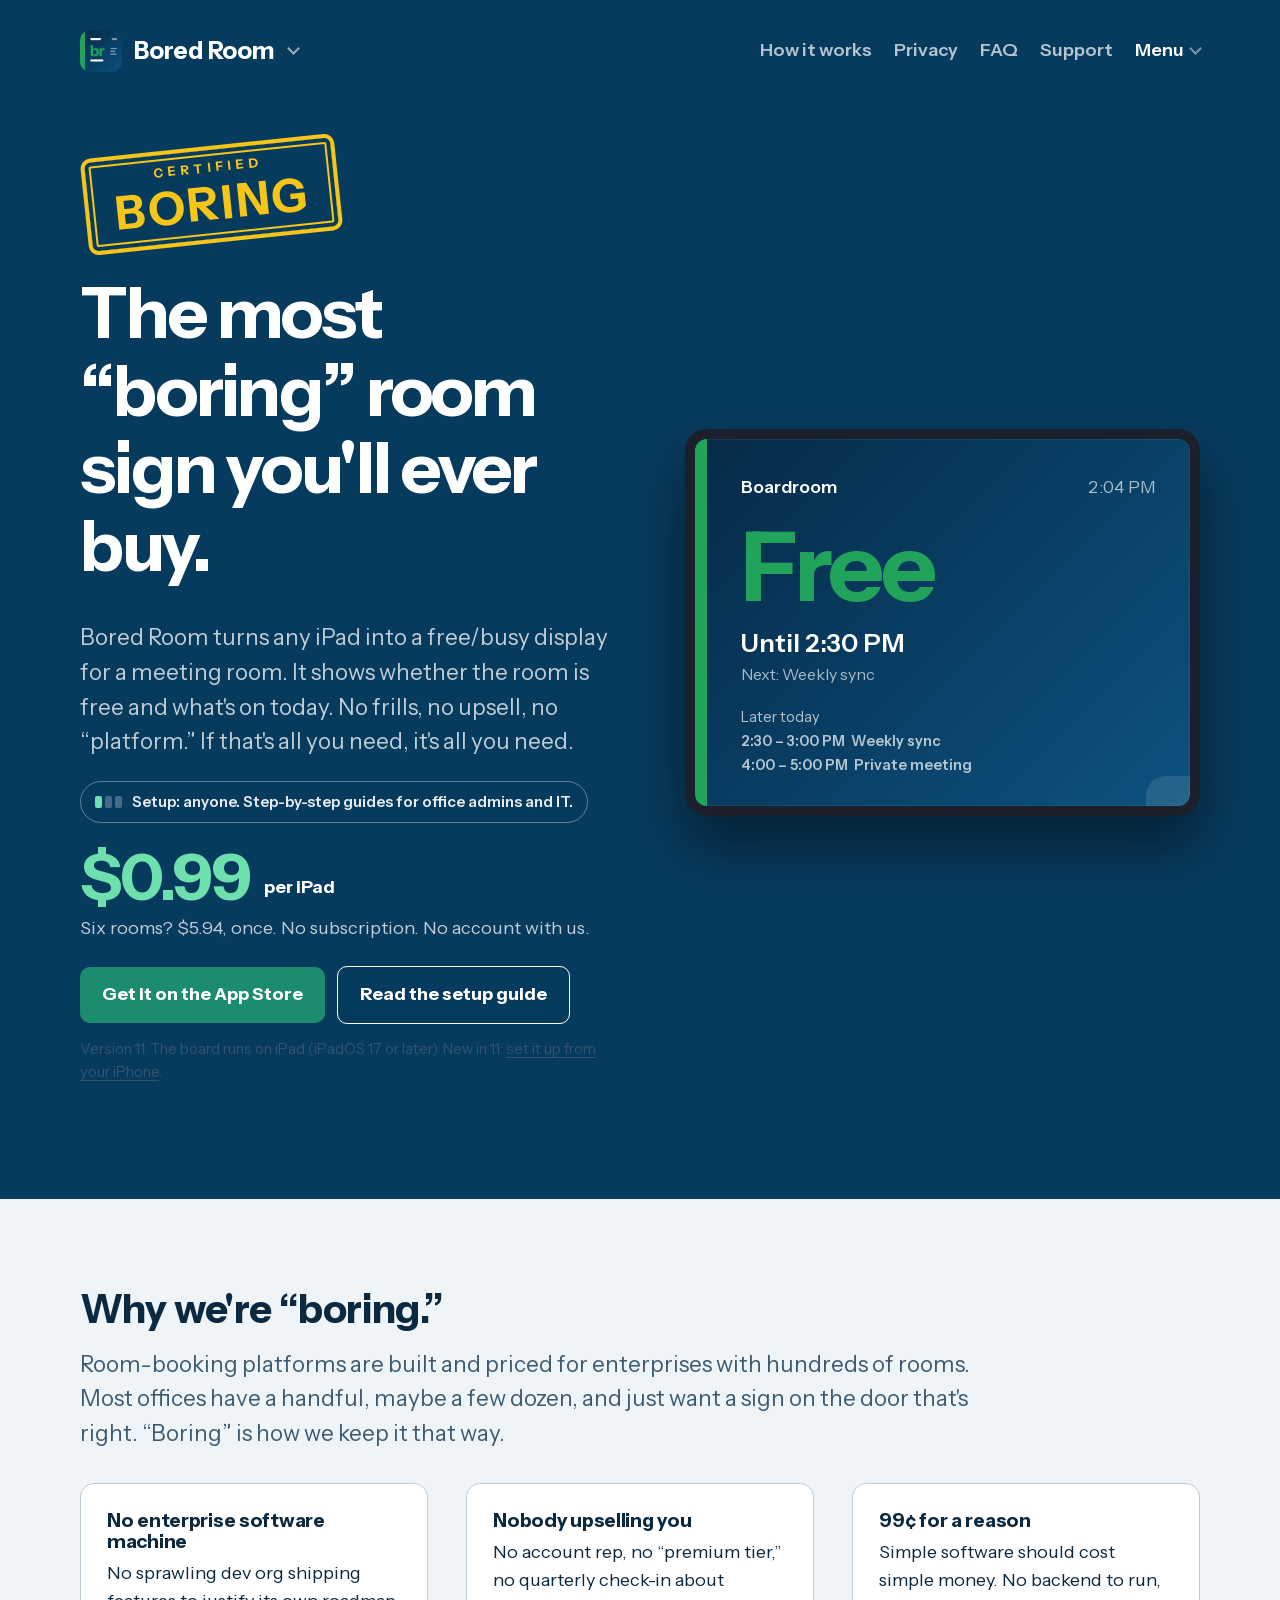
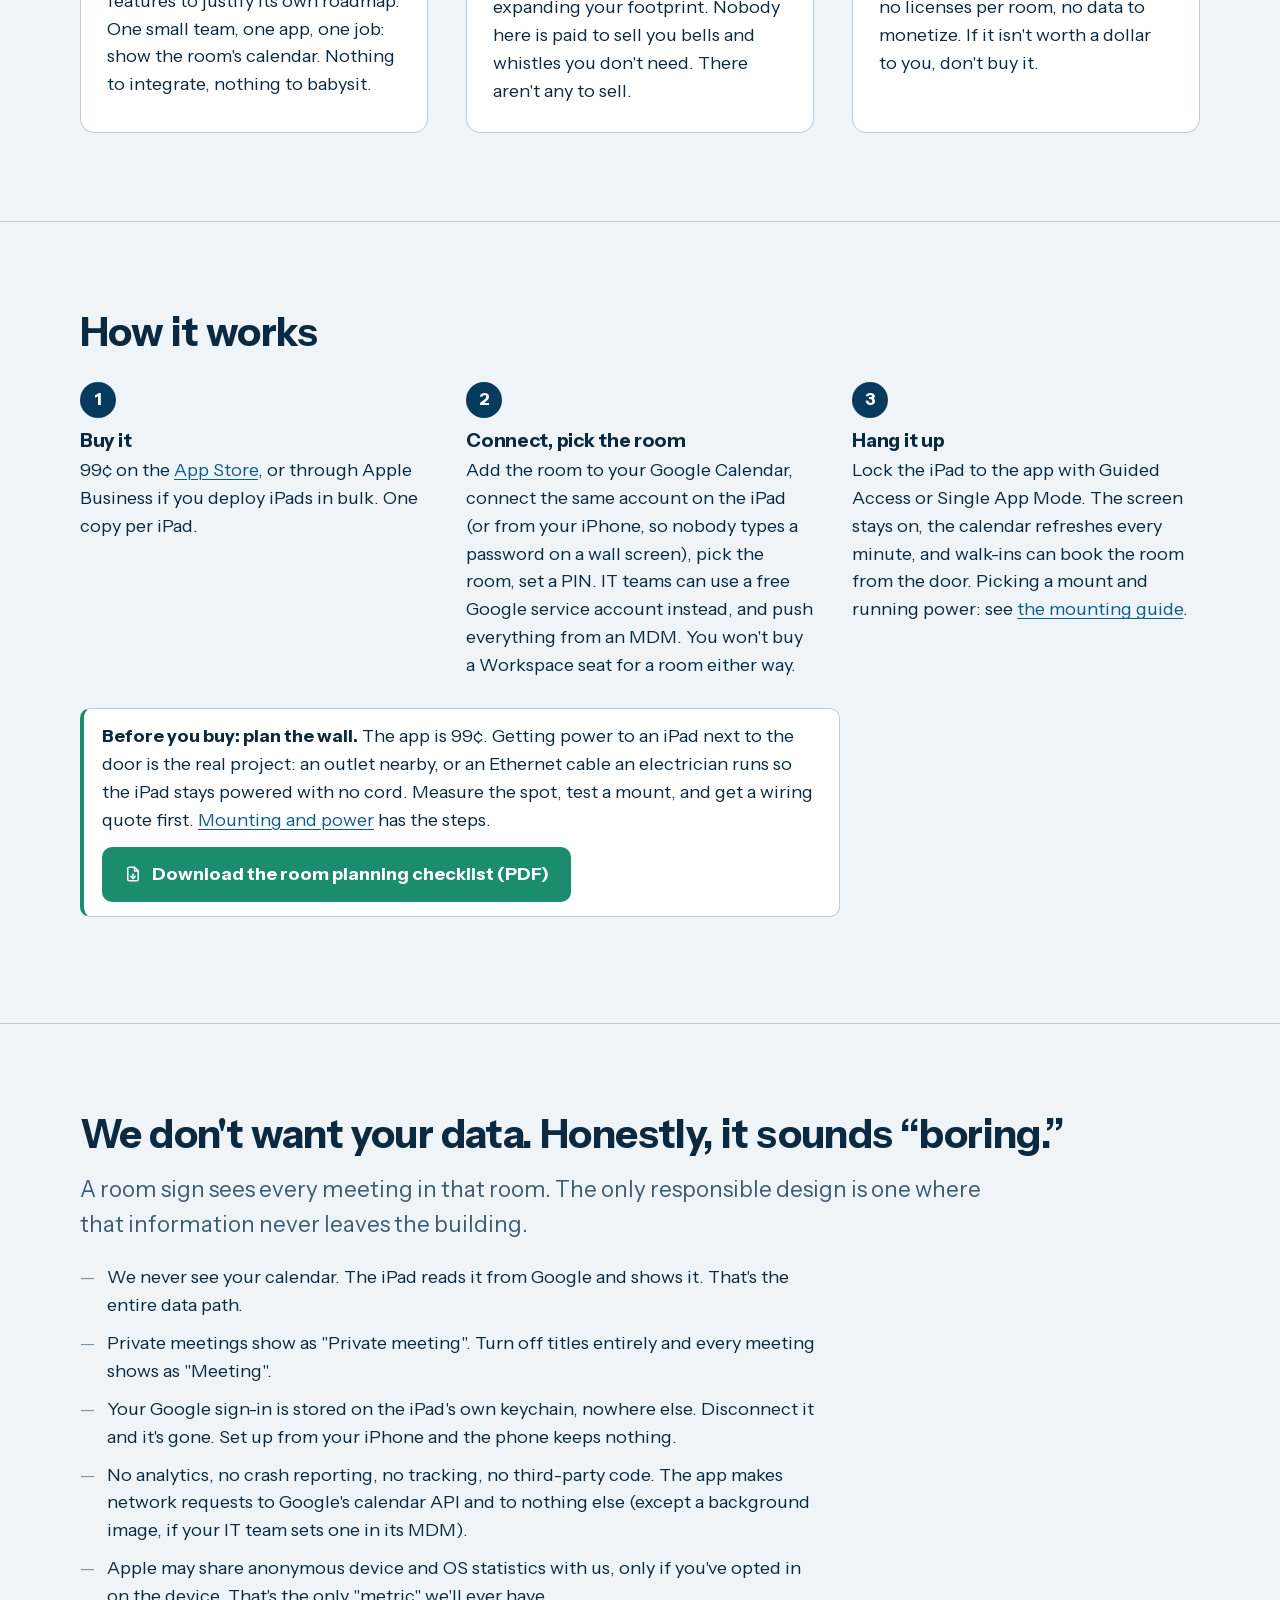
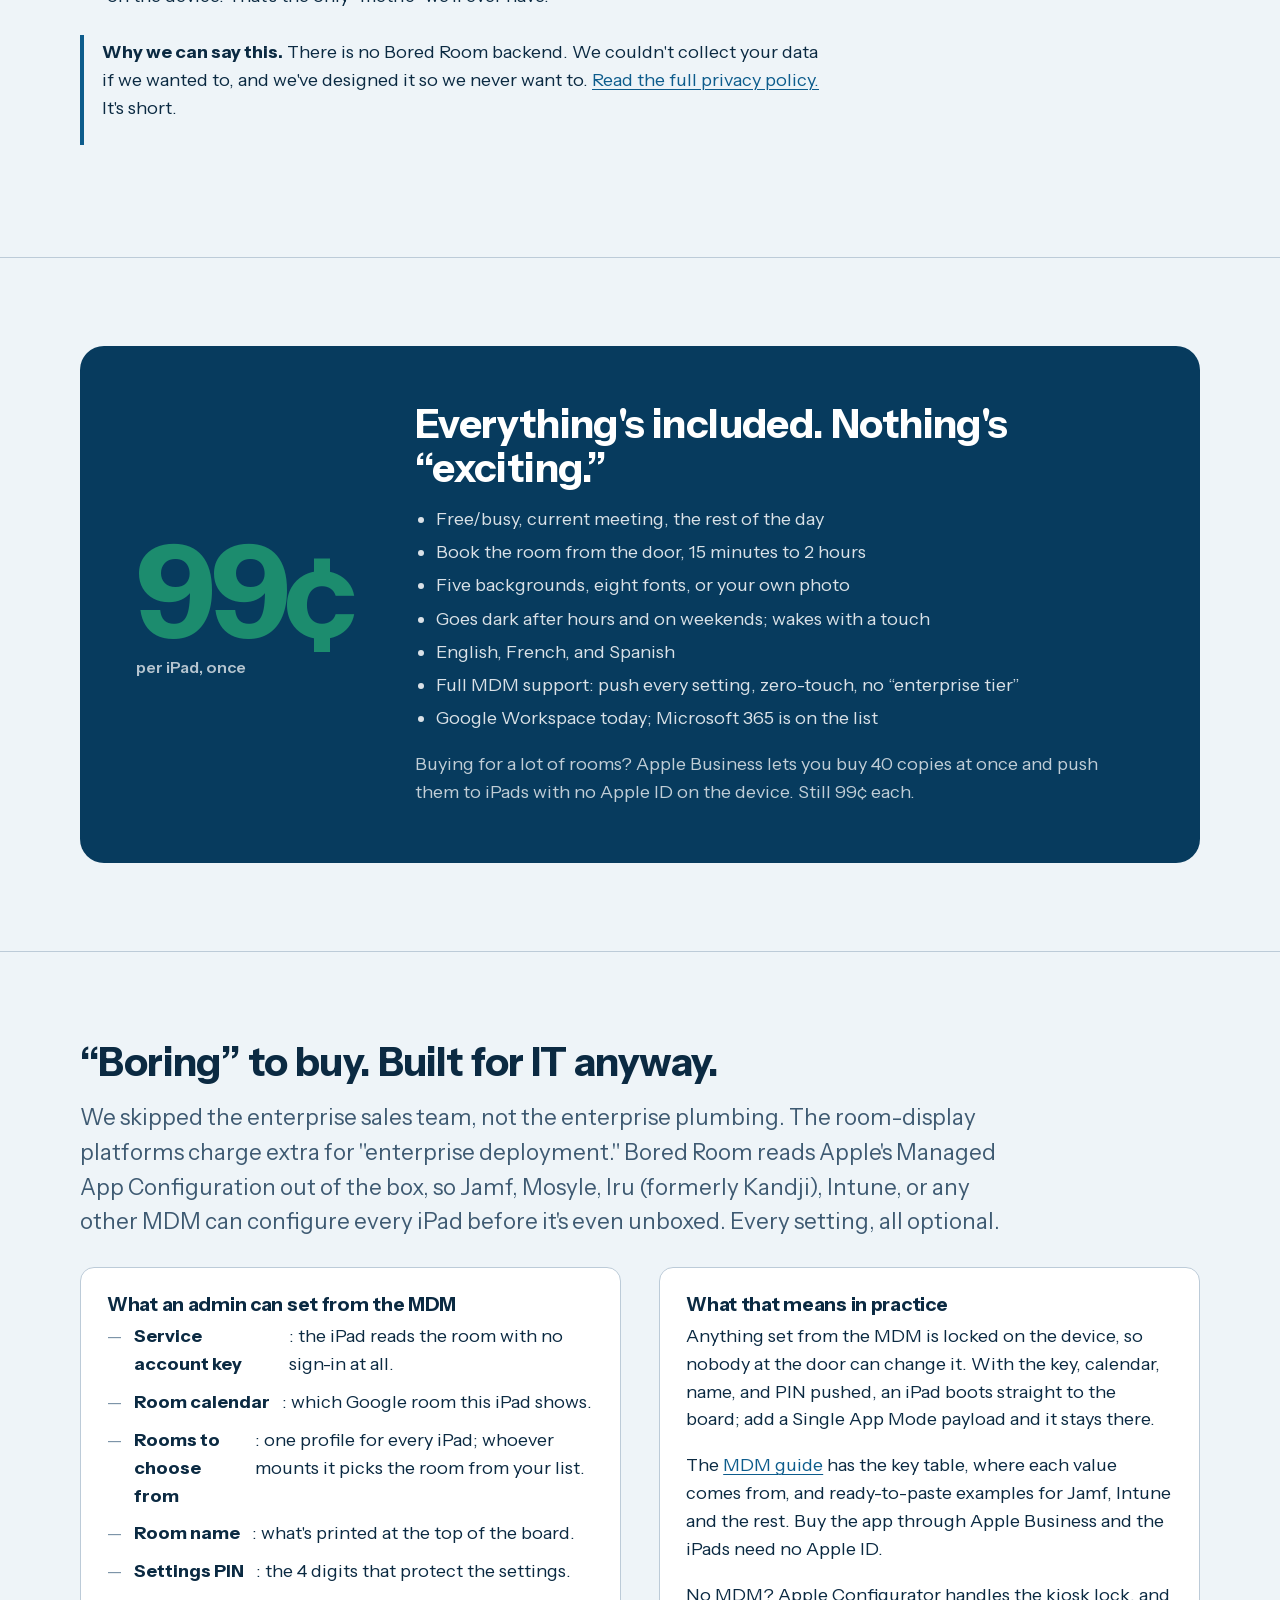
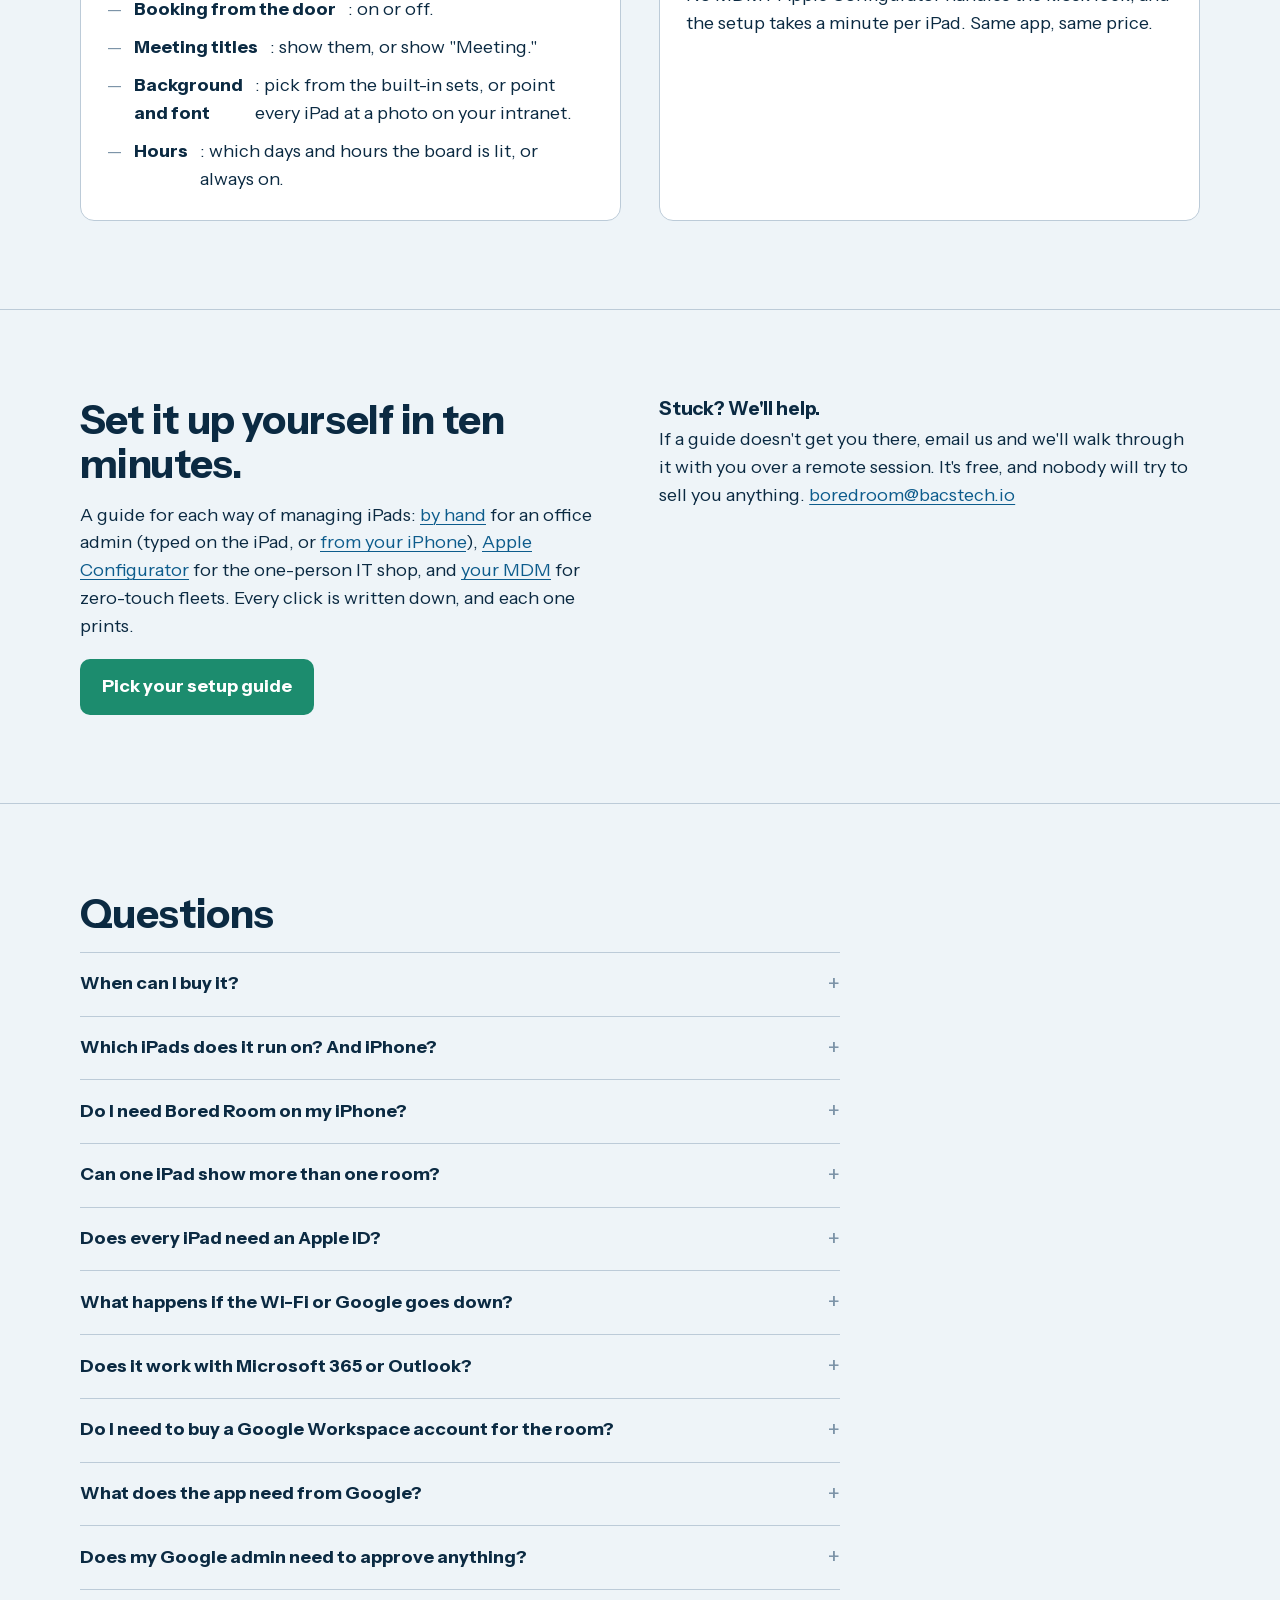
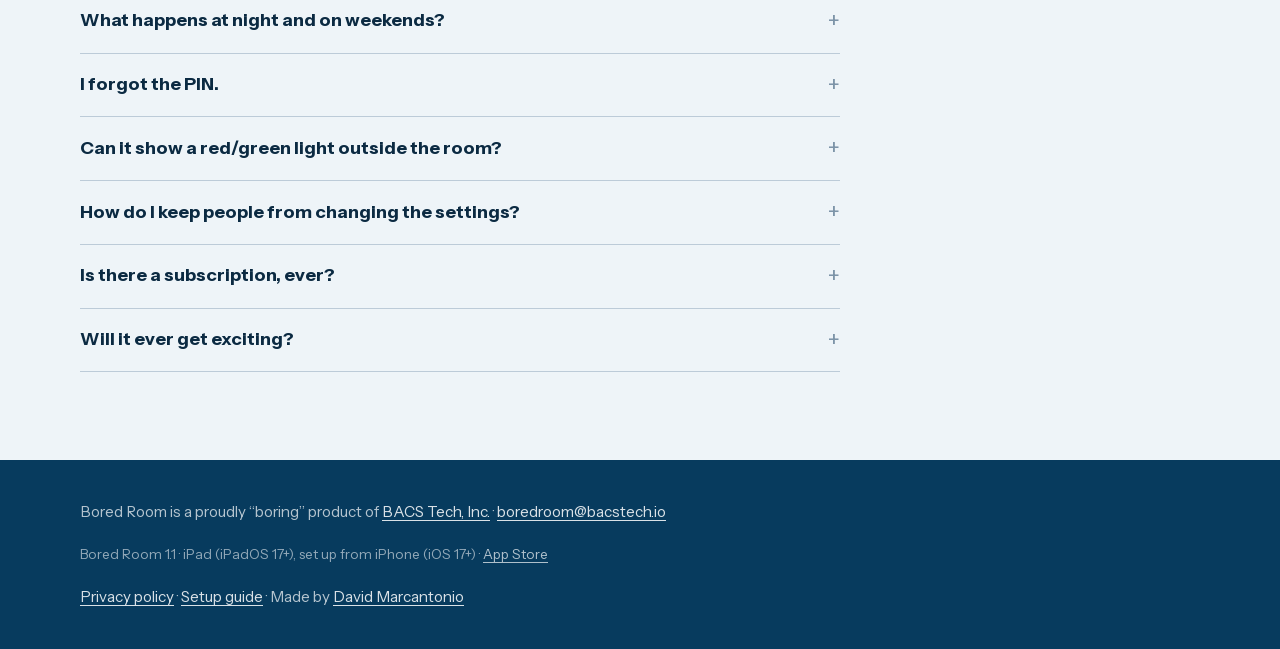
<file: index.html>
<!doctype html>
<html lang="en">
<head>
<meta charset="utf-8">
<meta http-equiv="Content-Security-Policy" content="default-src 'self'; script-src 'none'; object-src 'none'; base-uri 'self'; form-action 'none'">
<meta name="viewport" content="width=device-width, initial-scale=1">
<title>Bored Room: 99¢ meeting room display for iPad and Google Calendar</title>
<meta name="description" content="Turn any iPad into a conference room booking display for Google Calendar. Shows free or busy, today's meetings, and can book the room on the spot. 99¢ once, no subscription, no data collected. MDM-ready.">
<meta property="og:type" content="website">
<meta property="og:site_name" content="Bored Room">
<meta property="og:url" content="https://boredroom.space/">
<link rel="canonical" href="https://boredroom.space/">
<meta property="og:title" content="Bored Room: the “boring” 99¢ conference room sign for iPad">
<meta property="og:description" content="Turns any iPad into a free/busy display for a meeting room. 99¢ once, no subscription, no data collected. MDM-ready.">
<meta property="og:image" content="https://boredroom.space/og-image.png">
<meta property="og:image:width" content="1200">
<meta property="og:image:height" content="627">
<meta property="og:image:alt" content="Bored Room on an iPad showing a meeting room as Free, next to the headline The most boring room sign you'll ever buy.">
<meta name="twitter:card" content="summary_large_image">
<link rel="icon" type="image/png" sizes="64x64" href="favicon.png">
<link rel="apple-touch-icon" href="apple-touch-icon.png">
<link rel="stylesheet" href="style.css?v=7">
<link rel="stylesheet" href="/menu.css?v=1">
<script type="application/ld+json">
{"@context":"https://schema.org","@graph":[
 {"@type":"WebSite","@id":"https://boredroom.space/#website","url":"https://boredroom.space/","name":"Bored Room","publisher":{"@id":"https://boredroom.space/#org"}},
 {"@type":"Organization","@id":"https://boredroom.space/#org","name":"BACS Tech, Inc.","url":"https://www.bacstech.io","logo":"https://boredroom.space/mark.png","email":"boredroom@bacstech.io"}
]}
</script>
</head>
<body>

<header class="hero">
  <div class="wrap u-block">
    <div class="top">
      <details class="switcher">
        <summary class="brand" aria-label="Bored Room. Switch app"><img src="mark.png" alt="" width="30" height="30"> Bored Room<span class="sw-chev" aria-hidden="true"></span></summary>
        <div class="sw-menu">
          <a class="sw-item sw-current" href="/" aria-current="true"><img src="mark.png" alt="" width="36" height="36"><span><b>Bored Room</b><small>Meeting-room sign · iPad</small></span></a>
          <a class="sw-item" href="https://boredscanner.space"><img src="app-scanner.png" alt="" width="36" height="36"><span><b>Bored Scanner</b><small>Laptop labels to inventory · Soon</small></span></a>
          <span class="sw-item sw-soon"><img src="app-package.png" alt="" width="36" height="36"><span><b>Bored Package</b><small>Front-desk package log · Soon</small></span></span>
          <span class="sw-item sw-soon"><img src="app-guest.png" alt="" width="36" height="36"><span><b>Bored Guest</b><small>Visitor sign-in · Soon</small></span></span>
          <a class="sw-all" href="https://boredsoftware.space">All Bored Software &rarr;</a>
        </div>
      </details>
      <nav class="nav">
        <a href="#how">How it works</a>
        <a href="#privacy">Privacy</a>
        <a href="#faq">FAQ</a>
        <a href="https://boredsoftware.space/support/room.html">Support</a>
        <details class="bmenu"><summary>Menu</summary><div class="bmenu-panel"><div class="bmenu-group bmenu-software"><h4><i></i>Bored Software</h4><ul><li><a href="https://boredsoftware.space/">Apps</a></li><li><a href="https://boredsoftware.space/news.html">News</a></li><li><a href="https://boredsoftware.space/support/">Support</a></li><li><a href="https://boredsoftware.space/about.html">About</a></li></ul></div><div class="bmenu-group bmenu-room"><h4><i></i>Bored Room</h4><ul><li><a href="https://boredroom.space/" aria-current="page">Home</a></li><li><a href="https://boredroom.space/setup.html">Setup guides</a></li><li><a href="https://boredroom.space/setup-manual.html">By hand / iPhone</a></li><li><a href="https://boredroom.space/setup-configurator.html">Apple Configurator</a></li><li><a href="https://boredroom.space/setup-mdm.html">MDM</a></li><li><a href="https://boredroom.space/setup-service-account.html">Service account</a></li><li><a href="https://boredroom.space/mounting.html">Mounting and power</a></li><li><a href="https://boredroom.space/privacy.html">Privacy</a></li><li><a href="https://boredsoftware.space/support/room.html">Support</a></li></ul></div><div class="bmenu-group bmenu-scanner"><h4><i></i>Bored Scanner</h4><ul><li><a href="https://boredscanner.space/">Home</a></li><li><a href="https://boredscanner.space/scanning.html">Scanning</a></li><li><a href="https://boredscanner.space/compare.html">Compare</a></li><li><a href="https://boredscanner.space/privacy.html">Privacy</a></li><li><a href="https://boredsoftware.space/support/scanner.html">Support</a></li></ul></div><div class="bmenu-group bmenu-package"><h4><i></i>Bored Package <small>Soon</small></h4><ul><li><a href="https://boredpackage.space/">Home</a></li><li><a href="https://boredsoftware.space/support/package.html">Support</a></li></ul></div><div class="bmenu-group bmenu-guest"><h4><i></i>Bored Guest <small>Soon</small></h4><ul><li><a href="https://boredguest.space/">Home</a></li><li><a href="https://boredsoftware.space/support/guest.html">Support</a></li></ul></div></div></details>
        
        
        
      </nav>
    </div>
  </div>
  <div class="wrap u-mt-fluid">
    <div>
      <div class="stamp" role="img" aria-label="Certified boring"><span class="stamp-top">Certified</span><span class="stamp-main">Boring</span></div>
      <h1>The most “boring” room sign you'll ever buy.</h1>
      <p class="lede">Bored Room turns any iPad into a free/busy display for a meeting room. It shows whether the room is free and what's on today. No frills, no upsell, no “platform.” If that's all you need, it's all you need.</p>
      <div class="setup-badge"><span class="lvl" aria-hidden="true"><i class="on"></i><i></i><i></i></span>Setup: anyone. Step-by-step guides for office admins and IT.</div>
      <div class="price-tag"><b>$0.99</b><span class="per">per iPad</span><span class="fine">Six rooms? $5.94, once. No subscription. No account with us.</span></div>
      <div class="cta-row">
        <a class="cta" href="https://apps.apple.com/app/id6822410239">Get it on the App Store</a>
        <a class="cta ghost" href="setup.html">Read the setup guide</a>
      </div>
      <p class="small u-mt-14 u-o-80">Version 1.1. The board runs on iPad (iPadOS 17 or later). New in 1.1: <a class="u-inherit" href="setup-manual.html#iphone">set it up from your iPhone</a>.</p>
    </div>
    <div class="board" aria-label="Example of the Bored Room display showing the room is free">
      <div class="band"></div>
      <div class="face">
        <div class="room"><span>Boardroom</span><span>2:04 PM</span></div>
        <div class="state"><b>Free</b><span>Until 2:30 PM</span><small>Next: Weekly sync</small></div>
        <div class="later"><span>Later today</span><b>2:30 – 3:00 PM &nbsp;Weekly sync</b><b>4:00 – 5:00 PM &nbsp;Private meeting</b></div>
      </div>
      <div class="tab"></div>
    </div>
  </div>
</header>

<main>

<section id="why">
  <div class="wrap">
    <h2>Why we're “boring.”</h2>
    <p class="lede">Room-booking platforms are built and priced for enterprises with hundreds of rooms. Most offices have a handful, maybe a few dozen, and just want a sign on the door that's right. “Boring” is how we keep it that way.</p>
    <div class="grid-3 u-mt-32">
      <div class="card">
        <h3>No enterprise software machine</h3>
        <p>No sprawling dev org shipping features to justify its own roadmap. One small team, one app, one job: show the room's calendar. Nothing to integrate, nothing to babysit.</p>
      </div>
      <div class="card">
        <h3>Nobody upselling you</h3>
        <p>No account rep, no “premium tier,” no quarterly check-in about expanding your footprint. Nobody here is paid to sell you bells and whistles you don't need. There aren't any to sell.</p>
      </div>
      <div class="card">
        <h3>99¢ for a reason</h3>
        <p>Simple software should cost simple money. No backend to run, no licenses per room, no data to monetize. If it isn't worth a dollar to you, don't buy it.</p>
      </div>
    </div>
  </div>
</section>

<section id="how">
  <div class="wrap">
    <h2>How it works</h2>
    <ol class="steps">
      <li>
        <h3>Buy it</h3>
        <p>99¢ on the <a href="https://apps.apple.com/app/id6822410239">App Store</a>, or through Apple Business if you deploy iPads in bulk. One copy per iPad.</p>
      </li>
      <li>
        <h3>Connect, pick the room</h3>
        <p>Add the room to your Google Calendar, connect the same account on the iPad (or from your iPhone, so nobody types a password on a wall screen), pick the room, set a PIN. IT teams can use a free Google service account instead, and push everything from an MDM. You won't buy a Workspace seat for a room either way.</p>
      </li>
      <li>
        <h3>Hang it up</h3>
        <p>Lock the iPad to the app with Guided Access or Single App Mode. The screen stays on, the calendar refreshes every minute, and walk-ins can book the room from the door. Picking a mount and running power: see <a href="mounting.html">the mounting guide</a>.</p>
      </li>
    </ol>
    <div class="note u-mt-28">
      <p><strong>Before you buy: plan the wall.</strong> The app is 99¢. Getting power to an iPad next to the door is the real project: an outlet nearby, or an Ethernet cable an electrician runs so the iPad stays powered with no cord. Measure the spot, test a mount, and get a wiring quote first. <a href="mounting.html">Mounting and power</a> has the steps.</p>
      <div class="cta-row u-mt-12"><a class="cta" href="mounting-checklist.pdf" download><svg width="18" height="18" viewBox="0 0 24 24" fill="none" stroke="currentColor" stroke-width="2" stroke-linecap="round" stroke-linejoin="round" aria-hidden="true"><path d="M14 3H7a2 2 0 0 0-2 2v14a2 2 0 0 0 2 2h10a2 2 0 0 0 2-2V8z"></path><path d="M14 3v5h5"></path><path d="M12 12v6"></path><path d="M9 15l3 3 3-3"></path></svg> Download the room planning checklist (PDF)</a></div>
    </div>
  </div>
</section>

<section id="privacy">
  <div class="wrap">
    <h2>We don't want your data. Honestly, it sounds “boring.”</h2>
    <p class="lede">A room sign sees every meeting in that room. The only responsible design is one where that information never leaves the building.</p>
    <ul class="nots">
      <li>We never see your calendar. The iPad reads it from Google and shows it. That's the entire data path.</li>
      <li>Private meetings show as "Private meeting". Turn off titles entirely and every meeting shows as "Meeting".</li>
      <li>Your Google sign-in is stored on the iPad's own keychain, nowhere else. Disconnect it and it's gone. Set up from your iPhone and the phone keeps nothing.</li>
      <li>No analytics, no crash reporting, no tracking, no third-party code. The app makes network requests to Google's calendar API and to nothing else (except a background image, if your IT team sets one in its MDM).</li>
      <li>Apple may share anonymous device and OS statistics with us, only if you've opted in on the device. That's the only "metric" we'll ever have.</li>
    </ul>
    <div class="plain">
      <p><strong>Why we can say this.</strong> There is no Bored Room backend. We couldn't collect your data if we wanted to, and we've designed it so we never want to. <a href="privacy.html">Read the full privacy policy.</a> It's short.</p>
    </div>
  </div>
</section>

<section id="pricing">
  <div class="wrap">
    <div class="pricing">
      <div class="big">99¢<small>per iPad, once</small></div>
      <div>
        <h2 class="u-white">Everything's included. Nothing's “exciting.”</h2>
        <ul>
          <li>Free/busy, current meeting, the rest of the day</li>
          <li>Book the room from the door, 15 minutes to 2 hours</li>
          <li>Five backgrounds, eight fonts, or your own photo</li>
          <li>Goes dark after hours and on weekends; wakes with a touch</li>
          <li>English, French, and Spanish</li>
          <li>Full MDM support: push every setting, zero-touch, no “enterprise tier”</li>
          <li>Google Workspace today; Microsoft 365 is on the list</li>
        </ul>
        <p class="u-m-18-0-0">Buying for a lot of rooms? Apple Business lets you buy 40 copies at once and push them to iPads with no Apple ID on the device. Still 99¢ each.</p>
      </div>
    </div>
  </div>
</section>


<section id="mdm">
  <div class="wrap">
    <h2>“Boring” to buy. Built for IT anyway.</h2>
    <p class="lede">We skipped the enterprise sales team, not the enterprise plumbing. The room-display platforms charge extra for "enterprise deployment." Bored Room reads Apple's Managed App Configuration out of the box, so Jamf, Mosyle, Iru (formerly Kandji), Intune, or any other MDM can configure every iPad before it's even unboxed. Every setting, all optional.</p>
    <div class="grid-2 u-mt-28">
      <div class="card">
        <h3>What an admin can set from the MDM</h3>
        <ul class="nots u-mt-8">
          <li><strong>Service account key</strong>: the iPad reads the room with no sign-in at all.</li>
          <li><strong>Room calendar</strong>: which Google room this iPad shows.</li>
          <li><strong>Rooms to choose from</strong>: one profile for every iPad; whoever mounts it picks the room from your list.</li>
          <li><strong>Room name</strong>: what's printed at the top of the board.</li>
          <li><strong>Settings PIN</strong>: the 4 digits that protect the settings.</li>
          <li><strong>Booking from the door</strong>: on or off.</li>
          <li><strong>Meeting titles</strong>: show them, or show "Meeting."</li>
          <li><strong>Background and font</strong>: pick from the built-in sets, or point every iPad at a photo on your intranet.</li>
          <li><strong>Hours</strong>: which days and hours the board is lit, or always on.</li>
        </ul>
      </div>
      <div class="card">
        <h3>What that means in practice</h3>
        <p>Anything set from the MDM is locked on the device, so nobody at the door can change it. With the key, calendar, name, and PIN pushed, an iPad boots straight to the board; add a Single App Mode payload and it stays there.</p>
        <p>The <a href="setup-mdm.html">MDM guide</a> has the key table, where each value comes from, and ready-to-paste examples for Jamf, Intune and the rest. Buy the app through Apple Business and the iPads need no Apple ID.</p>
        <p>No MDM? Apple Configurator handles the kiosk lock, and the setup takes a minute per iPad. Same app, same price.</p>
      </div>
    </div>
  </div>
</section>

<section id="setup">
  <div class="wrap grid-2">
    <div>
      <h2>Set it up yourself in ten minutes.</h2>
      <p>A guide for each way of managing iPads: <a href="setup-manual.html">by hand</a> for an office admin (typed on the iPad, or <a href="setup-manual.html#iphone">from your iPhone</a>), <a href="setup-configurator.html">Apple Configurator</a> for the one-person IT shop, and <a href="setup-mdm.html">your MDM</a> for zero-touch fleets. Every click is written down, and each one prints.</p>
      <a class="cta" href="setup.html">Pick your setup guide</a>
    </div>
    <div>
      <h3>Stuck? We'll help.</h3>
      <p>If a guide doesn't get you there, email us and we'll walk through it with you over a remote session. It's free, and nobody will try to sell you anything. <a href="mailto:boredroom@bacstech.io?subject=Setup%20help">boredroom@bacstech.io</a></p>
    </div>
  </div>
</section>

<section id="faq">
  <div class="wrap">
    <h2>Questions</h2>
    <details>
      <summary>When can I buy it?</summary>
      <p>Now. Bored Room 1.1 is <a href="https://apps.apple.com/app/id6822410239">on the App Store</a> for 99¢ per iPad, or through Apple Business if you deploy iPads in bulk. Plan the wall and power with the setup guides first.</p>
    </details>
    <details>
      <summary>Which iPads does it run on? And iPhone?</summary>
      <p>The board runs on any iPad on iPadOS 17 or later. An older iPad you already own is fine; the app is light. It works in landscape and portrait. Since 1.1 the same app also installs on iPhone (iOS 17 or later), where it's a setup remote for your iPads, not a board. <a href="setup.html#iphone-app">Do you need it?</a></p>
    </details>
    <details id="faq-iphone">
      <summary>Do I need Bored Room on my iPhone?</summary>
      <p>No, it's optional. On an iPhone, Bored Room doesn't show a board: it's a setup remote. The iPad shows a code, you scan it with your phone, connect Google Calendar and answer the questions there, and the iPad keeps the sign-in. Worth it from about six iPads without an MDM; with an MDM, skip it. It's free if your iPad's copy was bought with the same Apple Account, otherwise 99¢. <a href="setup.html#iphone-app">Do you need it?</a></p>
    </details>
    <details>
      <summary>Can one iPad show more than one room?</summary>
      <p>No. One iPad, one room: the one outside its door. You pick it during setup and can change it later in the PIN-protected settings, or from your MDM.</p>
    </details>
    <details>
      <summary>Does every iPad need an Apple ID?</summary>
      <p>Only to install it by hand from the App Store, and you can sign out afterward without losing the app. Buy through Apple Business and install with Apple Configurator or an MDM, and the iPads never need one. That's also how updates keep flowing with nobody signed in.</p>
    </details>
    <details>
      <summary>What happens if the Wi-Fi or Google goes down?</summary>
      <p>The board keeps showing the meetings it already loaded, and the free/busy state and countdown keep running from them. A small notice at the bottom says the iPad is offline, so nobody mistakes it for live. When the connection comes back the notice clears and the board catches up on its own; nobody has to touch it. Meetings booked while it was offline appear once it reconnects.</p>
    </details>
    <details>
      <summary>Does it work with Microsoft 365 or Outlook?</summary>
      <p>Not yet. Version 1 is Google Workspace only. Microsoft 365 is next; if that's you, <a href="mailto:boredroom@bacstech.io">tell us</a> so we know how many of you there are.</p>
    </details>
    <details>
      <summary>Do I need to buy a Google Workspace account for the room?</summary>
      <p>No. The simplest setup signs the iPad in with an account you already have, ideally a shared one like front desk. If you'd rather no one's account were on the iPad, a Google service account is free, has no mailbox, and reads only the rooms you share with it. The <a href="setup.html">setup guides</a> cover both.</p>
    </details>
    <details>
      <summary>What does the app need from Google?</summary>
      <p>Two permissions: the list of calendars on the account, so you can pick the room, and access to events, so it can show the room's meetings and let people book it from the door. Once set up, it reads one calendar: the room you picked. Admins can see <a href="privacy.html#google-permissions">the exact Google scopes</a> before approving.</p>
    </details>
    <details id="faq-google">
      <summary>Does my Google admin need to approve anything?</summary>
      <p>Usually not. Google has reviewed and verified Bored Room's access to Google Calendar, so sign-in is the standard Google screen.</p>
      <p>If your Workspace only lets approved apps sign in, your Google admin can review <a href="privacy.html#google-permissions">the exact scopes the app asks for</a> and mark Bored Room as trusted by its client ID in the admin console. One-time step, and it keeps your other Google settings as they are.</p>
      <p>Zero-touch MDM fleets use a <a href="setup-service-account.html">Google service account</a> instead. It's the right tool for that job, but it means loosening two Google settings; the guide lists both up front so your security team can decide.</p>
    </details>
    <details>
      <summary>What happens at night and on weekends?</summary>
      <p>During setup you pick the days and hours the board should be on (Monday to Friday, 7 AM to 5 PM by default, or always on). Outside those hours the screen goes black and the backlight drops to its minimum, which is as close to off as an iPad app can get. Anyone who walks up and touches it gets the live board for a minute. A meeting that runs late keeps the board lit until it ends. In the morning it comes back on its own; nobody has to press anything. For OLED iPad Pros the board also shifts its layout by a few pixels every few minutes, so nothing sits on the same pixels for hours.</p>
    </details>
    <details>
      <summary>I forgot the PIN.</summary>
      <p>Tap "Forgot PIN?" on the PIN screen. You prove you're the admin the same way the iPad was set up: sign in again as the board's Google account, or choose the service account's key file again. Then pick a new PIN. The iPad stays on the wall. If your MDM pushes the PIN, change it there instead. In a small setup, deleting and reinstalling the app also clears the PIN.</p>
    </details>
    <details id="faq-light">
      <summary>Can it show a red/green light outside the room?</summary>
      <p>Coming soon. Put the iPad in a light-up case like MagTarget's VisualTarget Lighted and Bored Room turns it green when the room is free and red when it's busy, by playing a short tone the case listens for. It works on USB-C iPads too. No Bluetooth, no pairing, nothing on your network. Details and prices in <a href="mounting.html#status-light">the mounting guide</a>.</p>
    </details>
    <details>
      <summary>How do I keep people from changing the settings?</summary>
      <p>Settings sit behind a PIN you set during setup. For a wall-mounted iPad, lock it to the app with Guided Access (built into iPadOS) or Single App Mode via Apple Configurator or your MDM. The guide shows both.</p>
    </details>
    <details>
      <summary>Is there a subscription, ever?</summary>
      <p>No. 99¢ buys the app. Updates are free. There's no server to pay for, so there's nothing to charge you for.</p>
    </details>
    <details>
      <summary>Will it ever get exciting?</summary>
      <p>We sincerely hope not. Updates fix things and keep up with iPadOS. They won't add a dashboard.</p>
    </details>
  </div>
</section>

</main>

<footer>
  <div class="wrap">
    <div>Bored Room is a proudly “boring” product of <a href="https://www.bacstech.io">BACS Tech, Inc.</a> &middot; <a href="mailto:boredroom@bacstech.io">boredroom@bacstech.io</a></div>
    <div class="ver">Bored Room 1.1 &middot; iPad (iPadOS 17+), set up from iPhone (iOS 17+) &middot; <a href="https://apps.apple.com/app/id6822410239">App Store</a></div>
    <div><a href="privacy.html">Privacy policy</a> &middot; <a href="setup.html">Setup guide</a> &middot; Made by <a href="https://marcantonio.me">David Marcantonio</a></div>
  </div>
</footer>

</body>
</html>
</file>
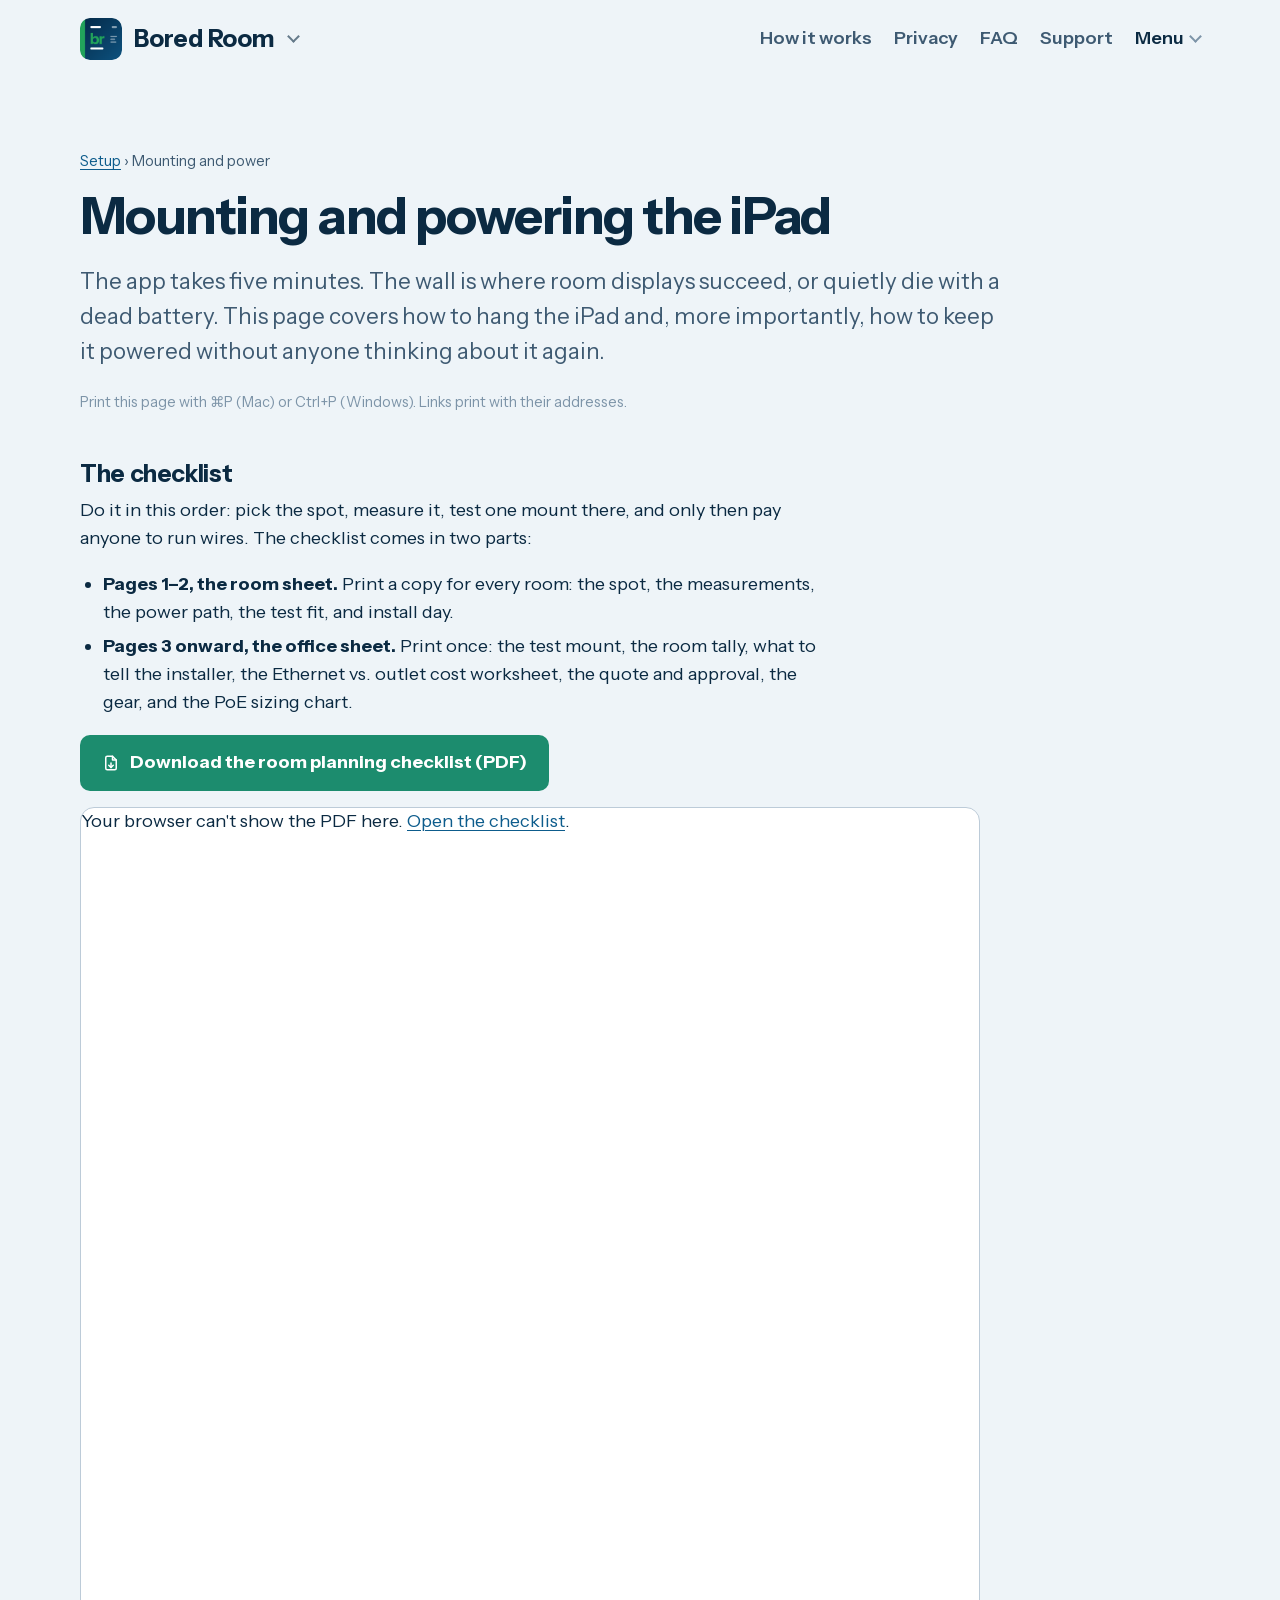
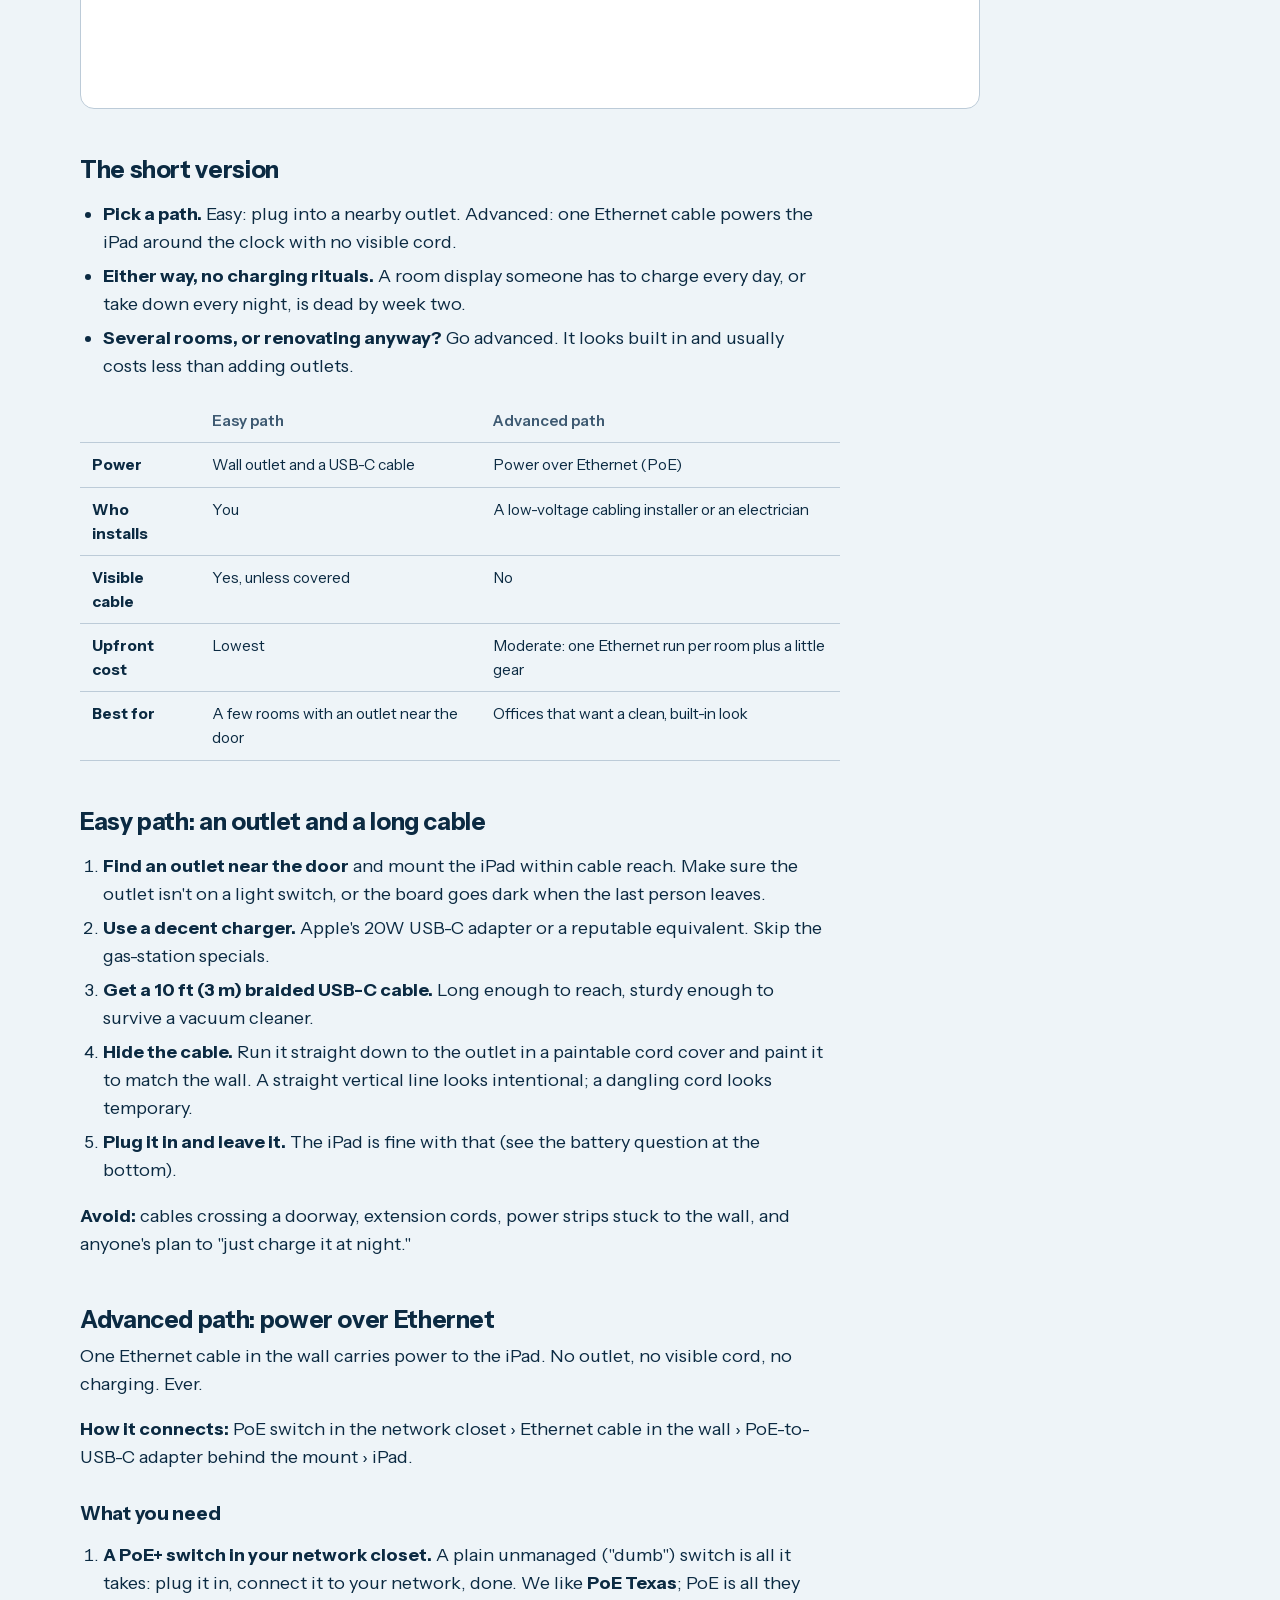
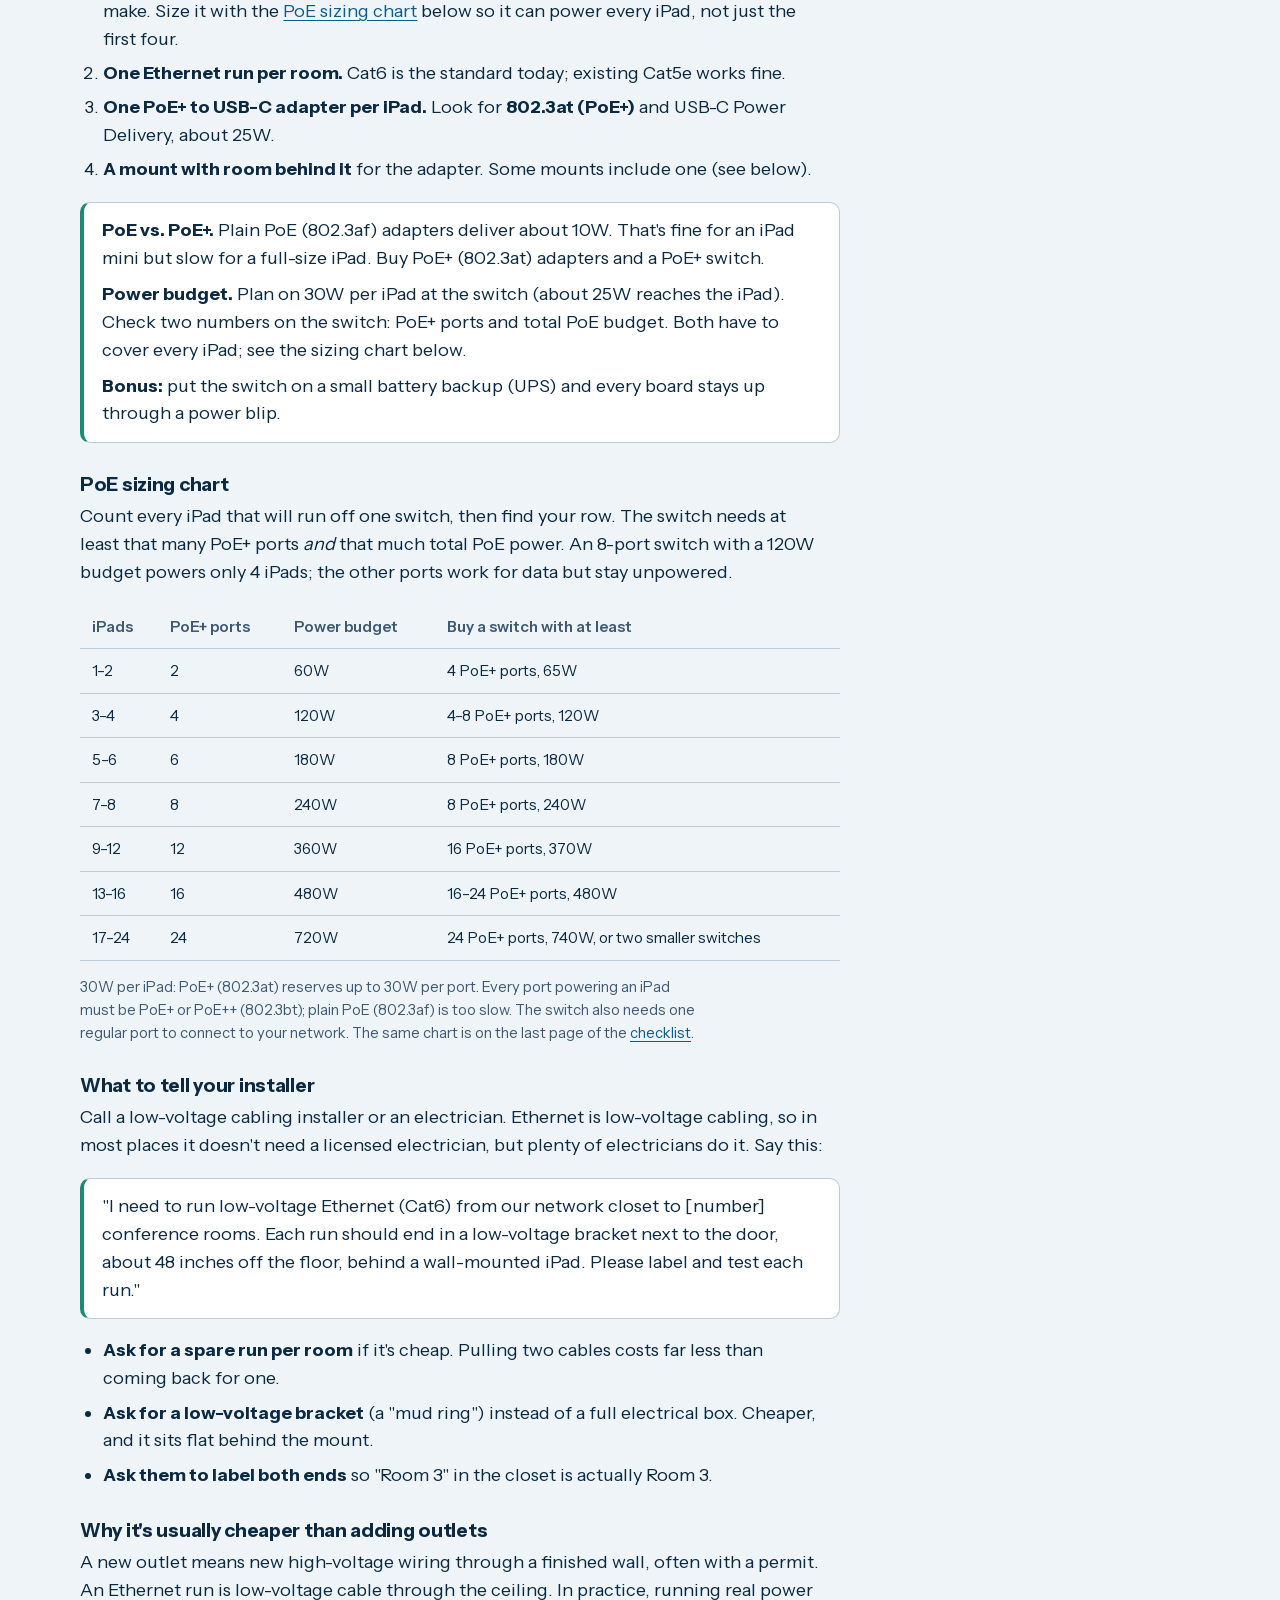
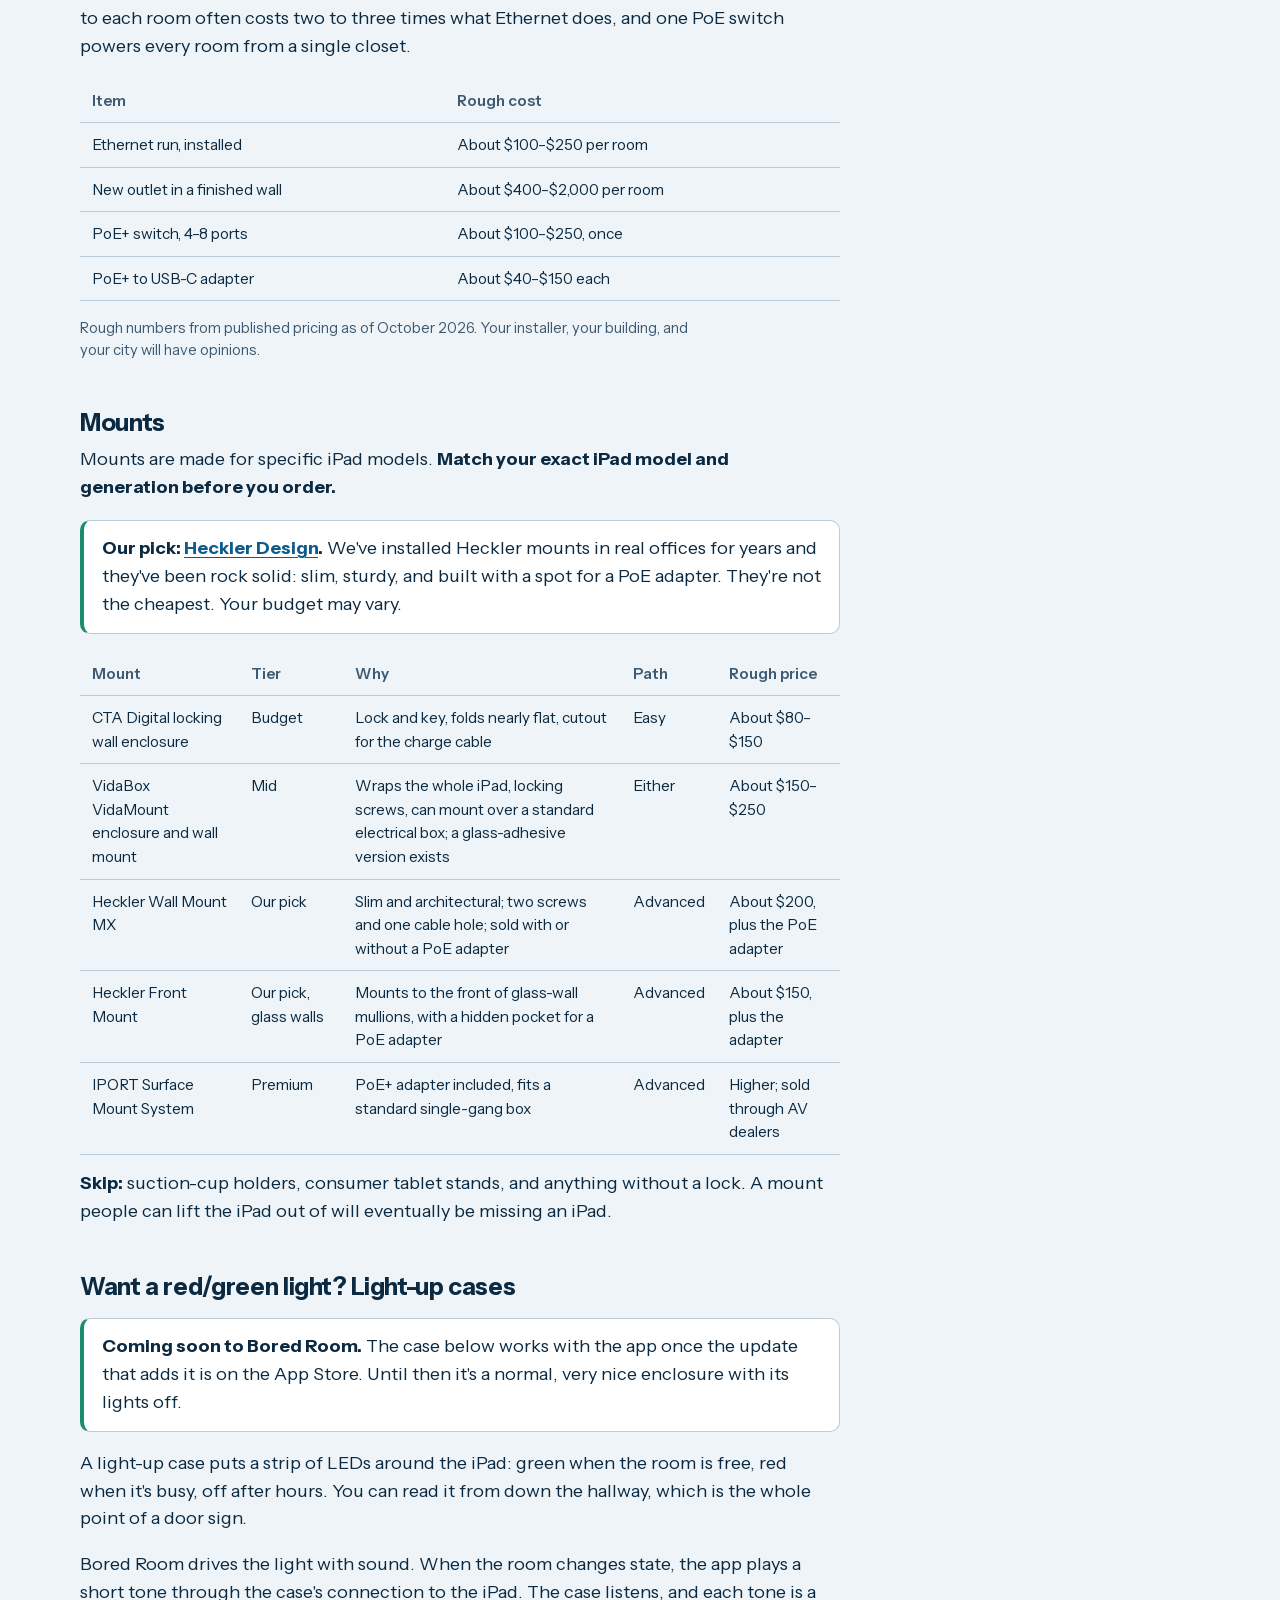
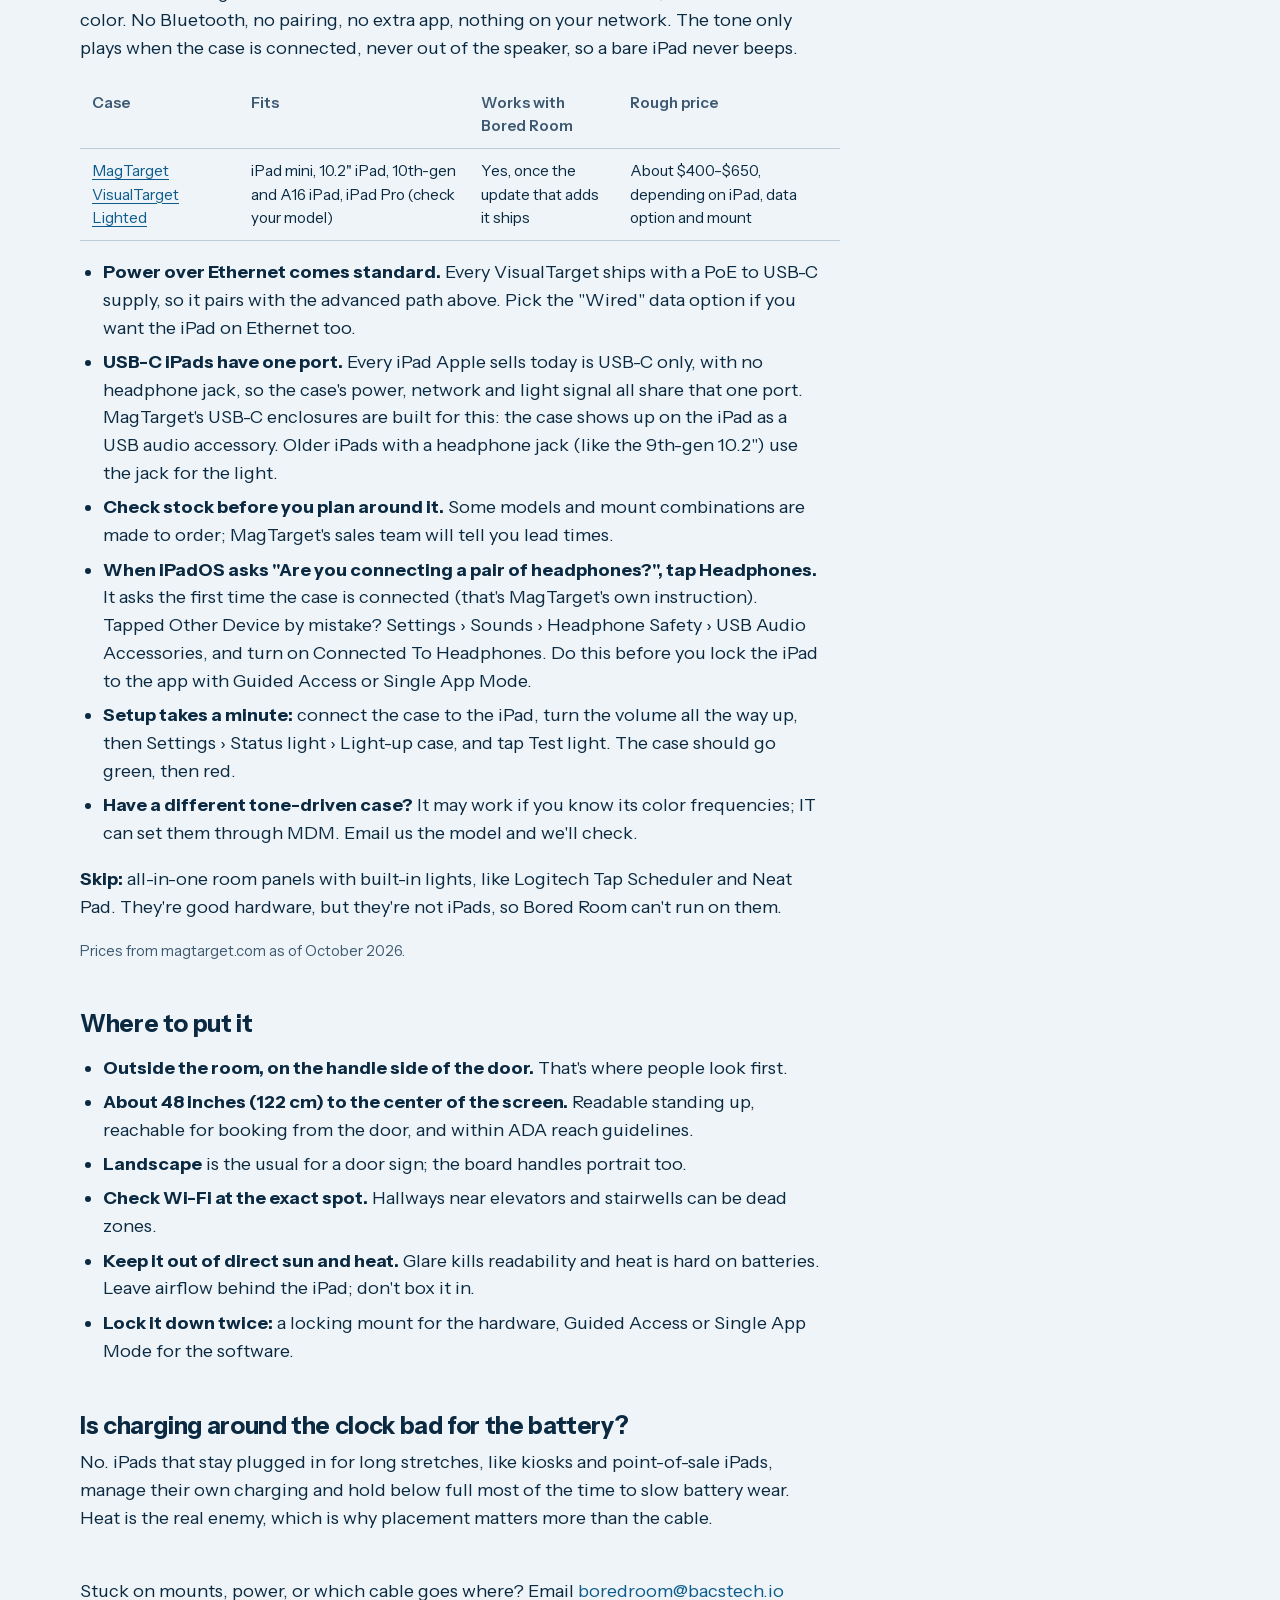
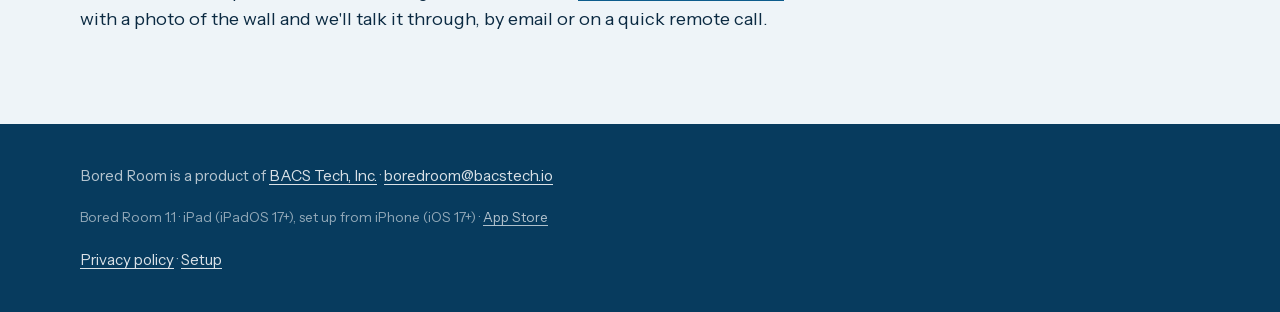
<file: mounting.html>
<!doctype html>
<html lang="en">
<head>
<meta charset="utf-8">
<meta http-equiv="Content-Security-Policy" content="default-src 'self'; script-src 'none'; object-src 'self'; base-uri 'self'; form-action 'none'">
<meta name="viewport" content="width=device-width, initial-scale=1">
<title>Mounting and power — Bored Room</title>
<meta name="description" content="How to mount a conference room iPad and keep it powered: the easy path with an outlet, the clean path with power over Ethernet, which mounts to buy, and where to put it.">
<meta property="og:type" content="website">
<meta property="og:site_name" content="Bored Room">
<meta property="og:url" content="https://boredroom.space/mounting.html">
<link rel="canonical" href="https://boredroom.space/mounting.html">
<meta property="og:title" content="Mounting and power — Bored Room">
<meta property="og:description" content="How to mount a conference room iPad and keep it powered: the easy path with an outlet, the clean path with power over Ethernet, which mounts to buy, and where to put it.">
<meta property="og:image" content="https://boredroom.space/og-image.png">
<meta property="og:image:width" content="1200">
<meta property="og:image:height" content="627">
<meta property="og:image:alt" content="Bored Room on an iPad showing a meeting room as Free, next to the headline The most boring room sign you&#x27;ll ever buy.">
<meta name="twitter:card" content="summary_large_image">
<link rel="icon" type="image/png" sizes="64x64" href="favicon.png">
<link rel="apple-touch-icon" href="apple-touch-icon.png">
<link rel="stylesheet" href="style.css?v=7">
<link rel="stylesheet" href="/menu.css?v=1">
</head>
<body>

<div class="wrap">
  <div class="top">
    <details class="switcher">
        <summary class="brand" aria-label="Bored Room. Switch app"><img src="mark.png" alt="" width="30" height="30"> Bored Room<span class="sw-chev" aria-hidden="true"></span></summary>
        <div class="sw-menu">
          <a class="sw-item sw-current" href="/" aria-current="true"><img src="mark.png" alt="" width="36" height="36"><span><b>Bored Room</b><small>Meeting-room sign · iPad</small></span></a>
          <a class="sw-item" href="https://boredscanner.space"><img src="app-scanner.png" alt="" width="36" height="36"><span><b>Bored Scanner</b><small>Laptop labels to inventory · Soon</small></span></a>
          <span class="sw-item sw-soon"><img src="app-package.png" alt="" width="36" height="36"><span><b>Bored Package</b><small>Front-desk package log · Soon</small></span></span>
          <span class="sw-item sw-soon"><img src="app-guest.png" alt="" width="36" height="36"><span><b>Bored Guest</b><small>Visitor sign-in · Soon</small></span></span>
          <a class="sw-all" href="https://boredsoftware.space">All Bored Software &rarr;</a>
        </div>
      </details>
    <nav class="nav">
        <a href="/#how">How it works</a>
        <a href="privacy.html">Privacy</a>
        <a href="/#faq">FAQ</a>
        <a href="https://boredsoftware.space/support/room.html">Support</a>
        <details class="bmenu"><summary>Menu</summary><div class="bmenu-panel"><div class="bmenu-group bmenu-software"><h4><i></i>Bored Software</h4><ul><li><a href="https://boredsoftware.space/">Apps</a></li><li><a href="https://boredsoftware.space/news.html">News</a></li><li><a href="https://boredsoftware.space/support/">Support</a></li><li><a href="https://boredsoftware.space/about.html">About</a></li></ul></div><div class="bmenu-group bmenu-room"><h4><i></i>Bored Room</h4><ul><li><a href="https://boredroom.space/">Home</a></li><li><a href="https://boredroom.space/setup.html">Setup guides</a></li><li><a href="https://boredroom.space/setup-manual.html">By hand / iPhone</a></li><li><a href="https://boredroom.space/setup-configurator.html">Apple Configurator</a></li><li><a href="https://boredroom.space/setup-mdm.html">MDM</a></li><li><a href="https://boredroom.space/setup-service-account.html">Service account</a></li><li><a href="https://boredroom.space/mounting.html" aria-current="page">Mounting and power</a></li><li><a href="https://boredroom.space/privacy.html">Privacy</a></li><li><a href="https://boredsoftware.space/support/room.html">Support</a></li></ul></div><div class="bmenu-group bmenu-scanner"><h4><i></i>Bored Scanner</h4><ul><li><a href="https://boredscanner.space/">Home</a></li><li><a href="https://boredscanner.space/scanning.html">Scanning</a></li><li><a href="https://boredscanner.space/compare.html">Compare</a></li><li><a href="https://boredscanner.space/privacy.html">Privacy</a></li><li><a href="https://boredsoftware.space/support/scanner.html">Support</a></li></ul></div><div class="bmenu-group bmenu-package"><h4><i></i>Bored Package <small>Soon</small></h4><ul><li><a href="https://boredpackage.space/">Home</a></li><li><a href="https://boredsoftware.space/support/package.html">Support</a></li></ul></div><div class="bmenu-group bmenu-guest"><h4><i></i>Bored Guest <small>Soon</small></h4><ul><li><a href="https://boredguest.space/">Home</a></li><li><a href="https://boredsoftware.space/support/guest.html">Support</a></li></ul></div></div></details>
        
        
        
      </nav>
  </div>
</div>

<main class="wrap article">
  <p class="small"><a href="setup.html">Setup</a> › Mounting and power</p>
  <h1>Mounting and powering the iPad</h1>
  <p class="lede">The app takes five minutes. The wall is where room displays succeed, or quietly die with a dead battery. This page covers how to hang the iPad and, more importantly, how to keep it powered without anyone thinking about it again.</p>
  <p class="print-hint">Print this page with ⌘P (Mac) or Ctrl+P (Windows). Links print with their addresses.</p>

  <h2>The checklist</h2>
  <p>Do it in this order: pick the spot, measure it, test one mount there, and only then pay anyone to run wires. The checklist comes in two parts:</p>
  <ul>
    <li><strong>Pages 1–2, the room sheet.</strong> Print a copy for every room: the spot, the measurements, the power path, the test fit, and install day.</li>
    <li><strong>Pages 3 onward, the office sheet.</strong> Print once: the test mount, the room tally, what to tell the installer, the Ethernet vs. outlet cost worksheet, the quote and approval, the gear, and the PoE sizing chart.</li>
  </ul>
  <div class="cta-row u-my-16">
    <a class="cta" href="mounting-checklist.pdf" download><svg width="18" height="18" viewBox="0 0 24 24" fill="none" stroke="currentColor" stroke-width="2" stroke-linecap="round" stroke-linejoin="round" aria-hidden="true"><path d="M14 3H7a2 2 0 0 0-2 2v14a2 2 0 0 0 2 2h10a2 2 0 0 0 2-2V8z"></path><path d="M14 3v5h5"></path><path d="M12 12v6"></path><path d="M9 15l3 3 3-3"></path></svg> Download the room planning checklist (PDF)</a>
  </div>
  <div class="pdf-embed">
    <object data="mounting-checklist.pdf" type="application/pdf" width="100%" height="900" aria-label="Mounting and power checklist, PDF">
      <p>Your browser can't show the PDF here. <a href="mounting-checklist.pdf">Open the checklist</a>.</p>
    </object>
  </div>

  <h2>The short version</h2>
  <ul>
    <li><strong>Pick a path.</strong> Easy: plug into a nearby outlet. Advanced: one Ethernet cable powers the iPad around the clock with no visible cord.</li>
    <li><strong>Either way, no charging rituals.</strong> A room display someone has to charge every day, or take down every night, is dead by week two.</li>
    <li><strong>Several rooms, or renovating anyway?</strong> Go advanced. It looks built in and usually costs less than adding outlets.</li>
  </ul>
  <table>
    <tr><th></th><th>Easy path</th><th>Advanced path</th></tr>
    <tr><td><strong>Power</strong></td><td>Wall outlet and a USB-C cable</td><td>Power over Ethernet (PoE)</td></tr>
    <tr><td><strong>Who installs</strong></td><td>You</td><td>A low-voltage cabling installer or an electrician</td></tr>
    <tr><td><strong>Visible cable</strong></td><td>Yes, unless covered</td><td>No</td></tr>
    <tr><td><strong>Upfront cost</strong></td><td>Lowest</td><td>Moderate: one Ethernet run per room plus a little gear</td></tr>
    <tr><td><strong>Best for</strong></td><td>A few rooms with an outlet near the door</td><td>Offices that want a clean, built-in look</td></tr>
  </table>

  <h2>Easy path: an outlet and a long cable</h2>
  <ol>
    <li><strong>Find an outlet near the door</strong> and mount the iPad within cable reach. Make sure the outlet isn't on a light switch, or the board goes dark when the last person leaves.</li>
    <li><strong>Use a decent charger.</strong> Apple's 20W USB-C adapter or a reputable equivalent. Skip the gas-station specials.</li>
    <li><strong>Get a 10 ft (3 m) braided USB-C cable.</strong> Long enough to reach, sturdy enough to survive a vacuum cleaner.</li>
    <li><strong>Hide the cable.</strong> Run it straight down to the outlet in a paintable cord cover and paint it to match the wall. A straight vertical line looks intentional; a dangling cord looks temporary.</li>
    <li><strong>Plug it in and leave it.</strong> The iPad is fine with that (see the battery question at the bottom).</li>
  </ol>
  <p><strong>Avoid:</strong> cables crossing a doorway, extension cords, power strips stuck to the wall, and anyone's plan to "just charge it at night."</p>

  <h2>Advanced path: power over Ethernet</h2>
  <p>One Ethernet cable in the wall carries power to the iPad. No outlet, no visible cord, no charging. Ever.</p>
  <p><strong>How it connects:</strong> PoE switch in the network closet › Ethernet cable in the wall › PoE-to-USB-C adapter behind the mount › iPad.</p>

  <h3>What you need</h3>
  <ol>
    <li><strong>A PoE+ switch in your network closet.</strong> A plain unmanaged ("dumb") switch is all it takes: plug it in, connect it to your network, done. We like <strong>PoE Texas</strong>; PoE is all they make. Size it with the <a href="#poe-sizing">PoE sizing chart</a> below so it can power every iPad, not just the first four.</li>
    <li><strong>One Ethernet run per room.</strong> Cat6 is the standard today; existing Cat5e works fine.</li>
    <li><strong>One PoE+ to USB-C adapter per iPad.</strong> Look for <strong>802.3at (PoE+)</strong> and USB-C Power Delivery, about 25W.</li>
    <li><strong>A mount with room behind it</strong> for the adapter. Some mounts include one (see below).</li>
  </ol>
  <div class="note">
    <p><strong>PoE vs. PoE+.</strong> Plain PoE (802.3af) adapters deliver about 10W. That's fine for an iPad mini but slow for a full-size iPad. Buy PoE+ (802.3at) adapters and a PoE+ switch.</p>
    <p><strong>Power budget.</strong> Plan on 30W per iPad at the switch (about 25W reaches the iPad). Check two numbers on the switch: PoE+ ports and total PoE budget. Both have to cover every iPad; see the sizing chart below.</p>
    <p><strong>Bonus:</strong> put the switch on a small battery backup (UPS) and every board stays up through a power blip.</p>
  </div>

  <h3 id="poe-sizing">PoE sizing chart</h3>
  <p>Count every iPad that will run off one switch, then find your row. The switch needs at least that many PoE+ ports <em>and</em> that much total PoE power. An 8-port switch with a 120W budget powers only 4 iPads; the other ports work for data but stay unpowered.</p>
  <table>
    <tr><th>iPads</th><th>PoE+ ports</th><th>Power budget</th><th>Buy a switch with at least</th></tr>
    <tr><td>1–2</td><td>2</td><td>60W</td><td>4 PoE+ ports, 65W</td></tr>
    <tr><td>3–4</td><td>4</td><td>120W</td><td>4–8 PoE+ ports, 120W</td></tr>
    <tr><td>5–6</td><td>6</td><td>180W</td><td>8 PoE+ ports, 180W</td></tr>
    <tr><td>7–8</td><td>8</td><td>240W</td><td>8 PoE+ ports, 240W</td></tr>
    <tr><td>9–12</td><td>12</td><td>360W</td><td>16 PoE+ ports, 370W</td></tr>
    <tr><td>13–16</td><td>16</td><td>480W</td><td>16–24 PoE+ ports, 480W</td></tr>
    <tr><td>17–24</td><td>24</td><td>720W</td><td>24 PoE+ ports, 740W, or two smaller switches</td></tr>
  </table>
  <p class="small">30W per iPad: PoE+ (802.3at) reserves up to 30W per port. Every port powering an iPad must be PoE+ or PoE++ (802.3bt); plain PoE (802.3af) is too slow. The switch also needs one regular port to connect to your network. The same chart is on the last page of the <a href="mounting-checklist.pdf">checklist</a>.</p>

  <h3>What to tell your installer</h3>
  <p>Call a low-voltage cabling installer or an electrician. Ethernet is low-voltage cabling, so in most places it doesn't need a licensed electrician, but plenty of electricians do it. Say this:</p>
  <div class="note">
    <p>"I need to run low-voltage Ethernet (Cat6) from our network closet to [number] conference rooms. Each run should end in a low-voltage bracket next to the door, about 48 inches off the floor, behind a wall-mounted iPad. Please label and test each run."</p>
  </div>
  <ul>
    <li><strong>Ask for a spare run per room</strong> if it's cheap. Pulling two cables costs far less than coming back for one.</li>
    <li><strong>Ask for a low-voltage bracket</strong> (a "mud ring") instead of a full electrical box. Cheaper, and it sits flat behind the mount.</li>
    <li><strong>Ask them to label both ends</strong> so "Room 3" in the closet is actually Room 3.</li>
  </ul>

  <h3>Why it's usually cheaper than adding outlets</h3>
  <p>A new outlet means new high-voltage wiring through a finished wall, often with a permit. An Ethernet run is low-voltage cable through the ceiling. In practice, running real power to each room often costs two to three times what Ethernet does, and one PoE switch powers every room from a single closet.</p>
  <table>
    <tr><th>Item</th><th>Rough cost</th></tr>
    <tr><td>Ethernet run, installed</td><td>About $100–$250 per room</td></tr>
    <tr><td>New outlet in a finished wall</td><td>About $400–$2,000 per room</td></tr>
    <tr><td>PoE+ switch, 4–8 ports</td><td>About $100–$250, once</td></tr>
    <tr><td>PoE+ to USB-C adapter</td><td>About $40–$150 each</td></tr>
  </table>
  <p class="small">Rough numbers from published pricing as of October 2026. Your installer, your building, and your city will have opinions.</p>

  <h2>Mounts</h2>
  <p>Mounts are made for specific iPad models. <strong>Match your exact iPad model and generation before you order.</strong></p>
  <div class="note">
    <p><strong>Our pick: <a href="https://heckler.com/mounts">Heckler Design</a>.</strong> We've installed Heckler mounts in real offices for years and they've been rock solid: slim, sturdy, and built with a spot for a PoE adapter. They're not the cheapest. Your budget may vary.</p>
  </div>
  <table class="stack">
    <tr class="th"><th>Mount</th><th>Tier</th><th>Why</th><th>Path</th><th>Rough price</th></tr>
    <tr><td data-label="Mount">CTA Digital locking wall enclosure</td><td data-label="Tier">Budget</td><td data-label="Why">Lock and key, folds nearly flat, cutout for the charge cable</td><td data-label="Path">Easy</td><td data-label="Rough price">About $80–$150</td></tr>
    <tr><td data-label="Mount">VidaBox VidaMount enclosure and wall mount</td><td data-label="Tier">Mid</td><td data-label="Why">Wraps the whole iPad, locking screws, can mount over a standard electrical box; a glass-adhesive version exists</td><td data-label="Path">Either</td><td data-label="Rough price">About $150–$250</td></tr>
    <tr><td data-label="Mount">Heckler Wall Mount MX</td><td data-label="Tier">Our pick</td><td data-label="Why">Slim and architectural; two screws and one cable hole; sold with or without a PoE adapter</td><td data-label="Path">Advanced</td><td data-label="Rough price">About $200, plus the PoE adapter</td></tr>
    <tr><td data-label="Mount">Heckler Front Mount</td><td data-label="Tier">Our pick, glass walls</td><td data-label="Why">Mounts to the front of glass-wall mullions, with a hidden pocket for a PoE adapter</td><td data-label="Path">Advanced</td><td data-label="Rough price">About $150, plus the adapter</td></tr>
    <tr><td data-label="Mount">IPORT Surface Mount System</td><td data-label="Tier">Premium</td><td data-label="Why">PoE+ adapter included, fits a standard single-gang box</td><td data-label="Path">Advanced</td><td data-label="Rough price">Higher; sold through AV dealers</td></tr>
  </table>
  <p><strong>Skip:</strong> suction-cup holders, consumer tablet stands, and anything without a lock. A mount people can lift the iPad out of will eventually be missing an iPad.</p>

  <h2 id="status-light">Want a red/green light? Light-up cases</h2>
  <div class="note">
    <p><strong>Coming soon to Bored Room.</strong> The case below works with the app once the update that adds it is on the App Store. Until then it's a normal, very nice enclosure with its lights off.</p>
  </div>
  <p>A light-up case puts a strip of LEDs around the iPad: green when the room is free, red when it's busy, off after hours. You can read it from down the hallway, which is the whole point of a door sign.</p>
  <p>Bored Room drives the light with sound. When the room changes state, the app plays a short tone through the case's connection to the iPad. The case listens, and each tone is a color. No Bluetooth, no pairing, no extra app, nothing on your network. The tone only plays when the case is connected, never out of the speaker, so a bare iPad never beeps.</p>
  <table class="stack">
    <tr class="th"><th>Case</th><th>Fits</th><th>Works with Bored Room</th><th>Rough price</th></tr>
    <tr><td data-label="Case"><a href="https://www.magtarget.com/tablet-enclosures-meeting-room-scheduler">MagTarget VisualTarget Lighted</a></td><td data-label="Fits">iPad mini, 10.2" iPad, 10th-gen and A16 iPad, iPad Pro (check your model)</td><td data-label="Works with Bored Room">Yes, once the update that adds it ships</td><td data-label="Rough price">About $400–$650, depending on iPad, data option and mount</td></tr>
  </table>
  <ul>
    <li><strong>Power over Ethernet comes standard.</strong> Every VisualTarget ships with a PoE to USB-C supply, so it pairs with the advanced path above. Pick the "Wired" data option if you want the iPad on Ethernet too.</li>
    <li><strong>USB-C iPads have one port.</strong> Every iPad Apple sells today is USB-C only, with no headphone jack, so the case's power, network and light signal all share that one port. MagTarget's USB-C enclosures are built for this: the case shows up on the iPad as a USB audio accessory. Older iPads with a headphone jack (like the 9th-gen 10.2") use the jack for the light.</li>
    <li><strong>Check stock before you plan around it.</strong> Some models and mount combinations are made to order; MagTarget's sales team will tell you lead times.</li>
    <li><strong>When iPadOS asks "Are you connecting a pair of headphones?", tap Headphones.</strong> It asks the first time the case is connected (that's MagTarget's own instruction). Tapped Other Device by mistake? Settings › Sounds › Headphone Safety › USB Audio Accessories, and turn on Connected To Headphones. Do this before you lock the iPad to the app with Guided Access or Single App Mode.</li>
    <li><strong>Setup takes a minute:</strong> connect the case to the iPad, turn the volume all the way up, then Settings › Status light › Light-up case, and tap Test light. The case should go green, then red.</li>
    <li><strong>Have a different tone-driven case?</strong> It may work if you know its color frequencies; IT can set them through MDM. Email us the model and we'll check.</li>
  </ul>
  <p><strong>Skip:</strong> all-in-one room panels with built-in lights, like Logitech Tap Scheduler and Neat Pad. They're good hardware, but they're not iPads, so Bored Room can't run on them.</p>
  <p class="small">Prices from magtarget.com as of October 2026.</p>

  <h2>Where to put it</h2>
  <ul>
    <li><strong>Outside the room, on the handle side of the door.</strong> That's where people look first.</li>
    <li><strong>About 48 inches (122 cm) to the center of the screen.</strong> Readable standing up, reachable for booking from the door, and within ADA reach guidelines.</li>
    <li><strong>Landscape</strong> is the usual for a door sign; the board handles portrait too.</li>
    <li><strong>Check Wi-Fi at the exact spot.</strong> Hallways near elevators and stairwells can be dead zones.</li>
    <li><strong>Keep it out of direct sun and heat.</strong> Glare kills readability and heat is hard on batteries. Leave airflow behind the iPad; don't box it in.</li>
    <li><strong>Lock it down twice:</strong> a locking mount for the hardware, Guided Access or Single App Mode for the software.</li>
  </ul>

  <h2>Is charging around the clock bad for the battery?</h2>
  <p>No. iPads that stay plugged in for long stretches, like kiosks and point-of-sale iPads, manage their own charging and hold below full most of the time to slow battery wear. Heat is the real enemy, which is why placement matters more than the cable.</p>

  <p class="u-mt-2-5em">Stuck on mounts, power, or which cable goes where? Email <a href="mailto:boredroom@bacstech.io?subject=Mounting%20question">boredroom@bacstech.io</a> with a photo of the wall and we'll talk it through, by email or on a quick remote call.</p>
</main>

<footer>
  <div class="wrap">
    <div>Bored Room is a product of <a href="https://www.bacstech.io">BACS Tech, Inc.</a> &middot; <a href="mailto:boredroom@bacstech.io">boredroom@bacstech.io</a></div>
    <div class="ver">Bored Room 1.1 &middot; iPad (iPadOS 17+), set up from iPhone (iOS 17+) &middot; <a href="https://apps.apple.com/app/id6822410239">App Store</a></div>
    <div><a href="privacy.html">Privacy policy</a> &middot; <a href="setup.html">Setup</a></div>
  </div>
</footer>

</body>
</html>
</file>
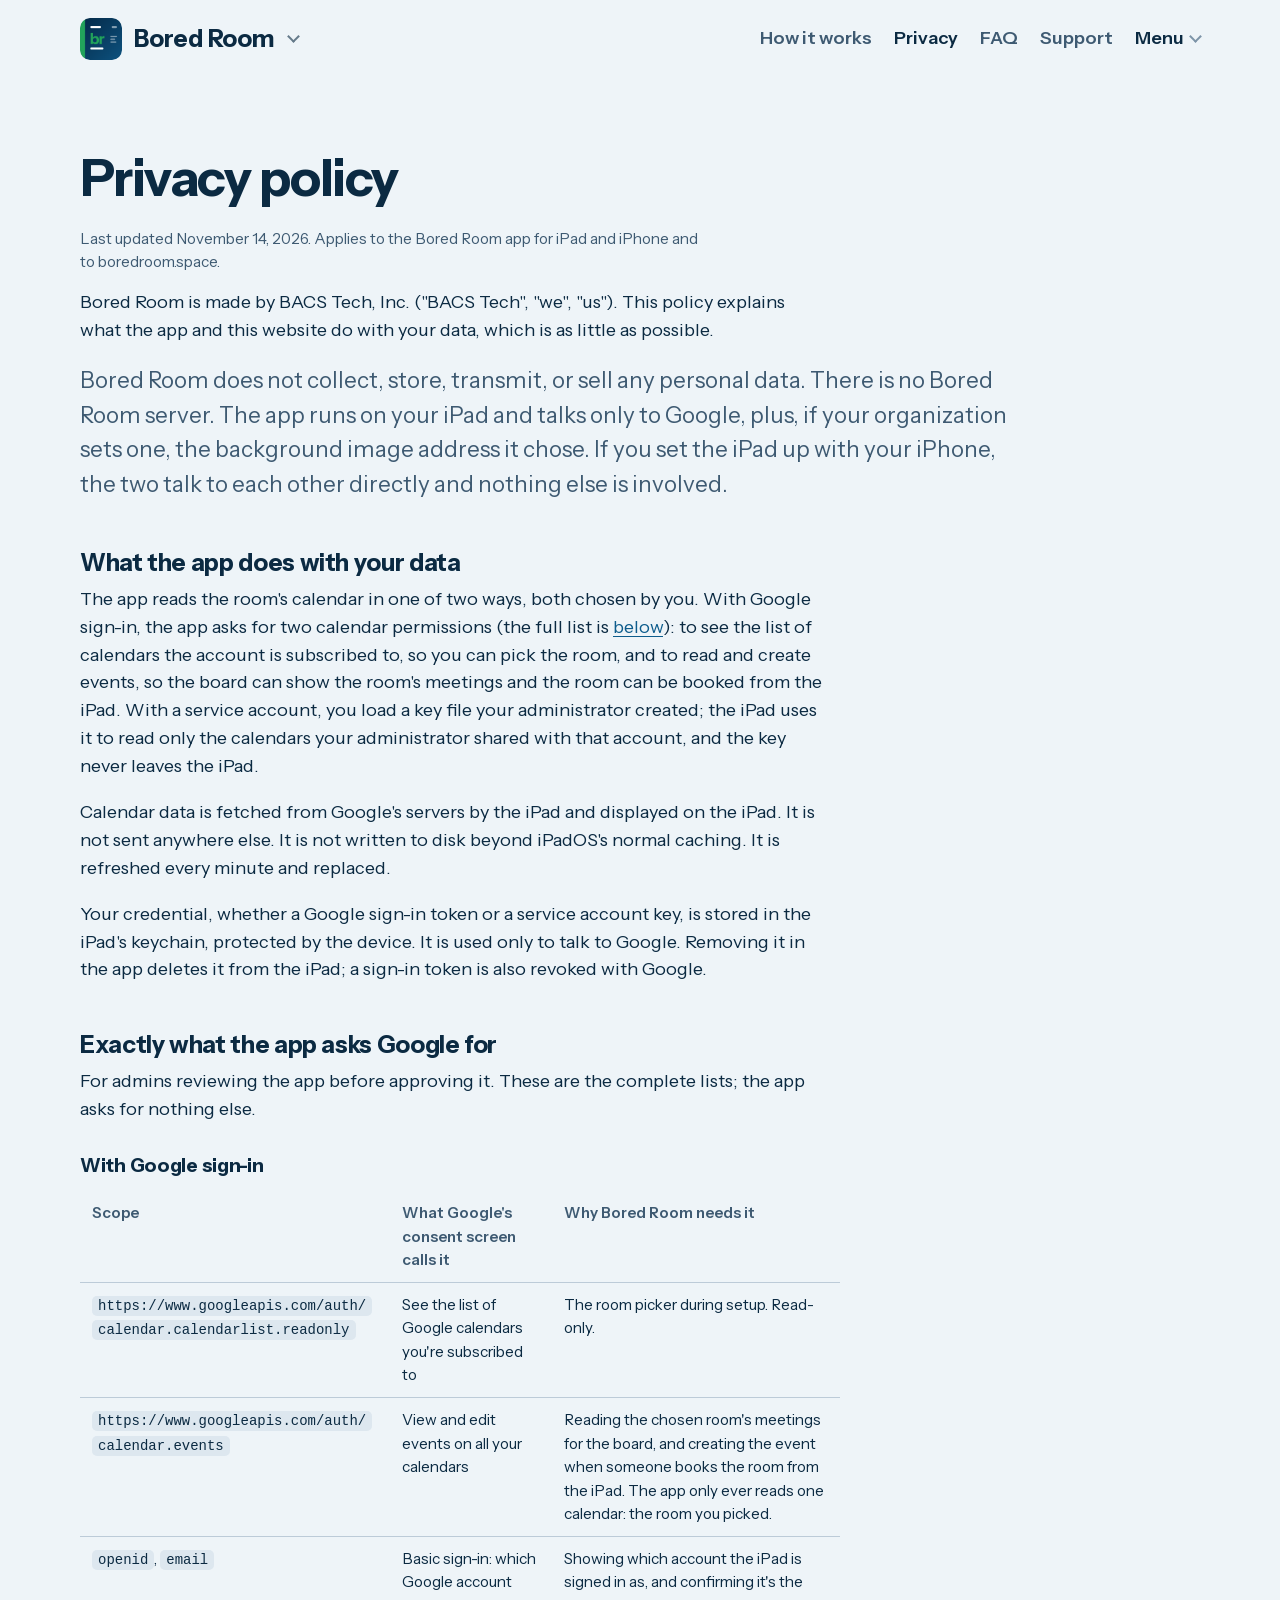
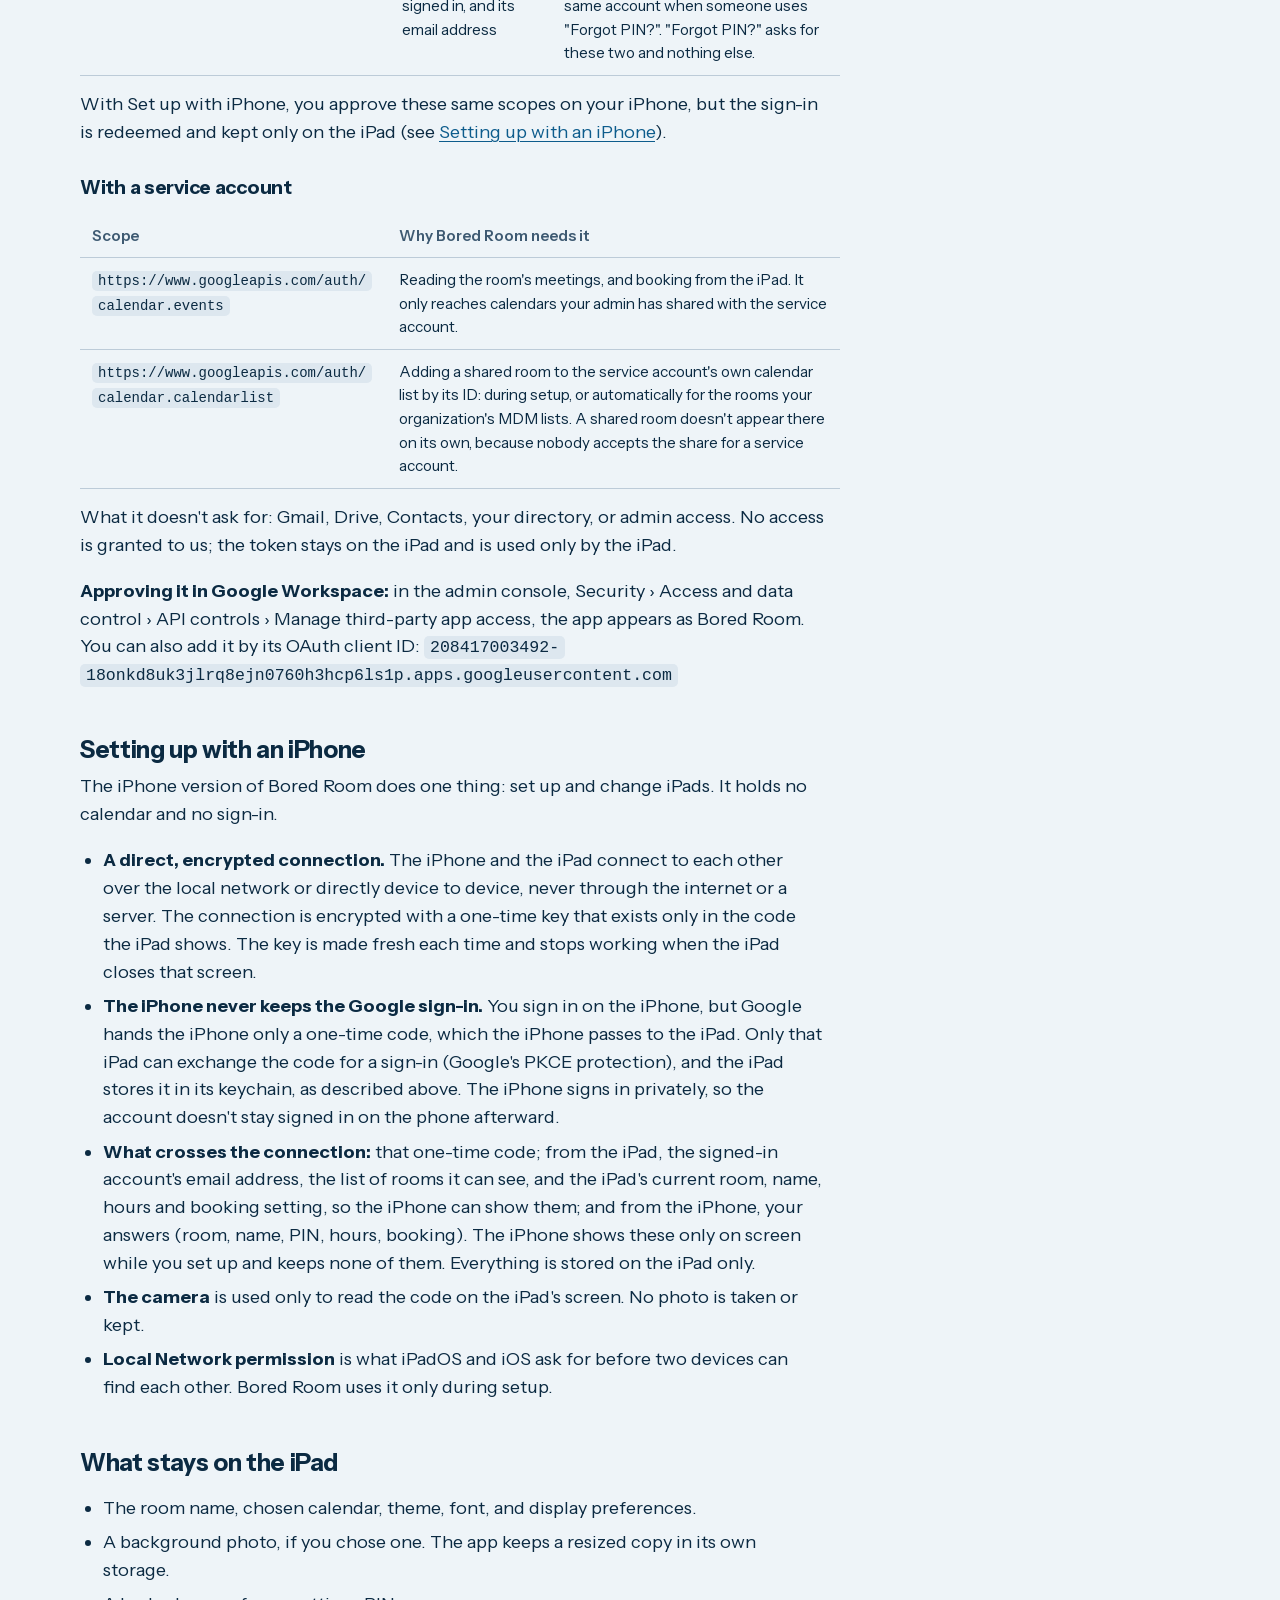
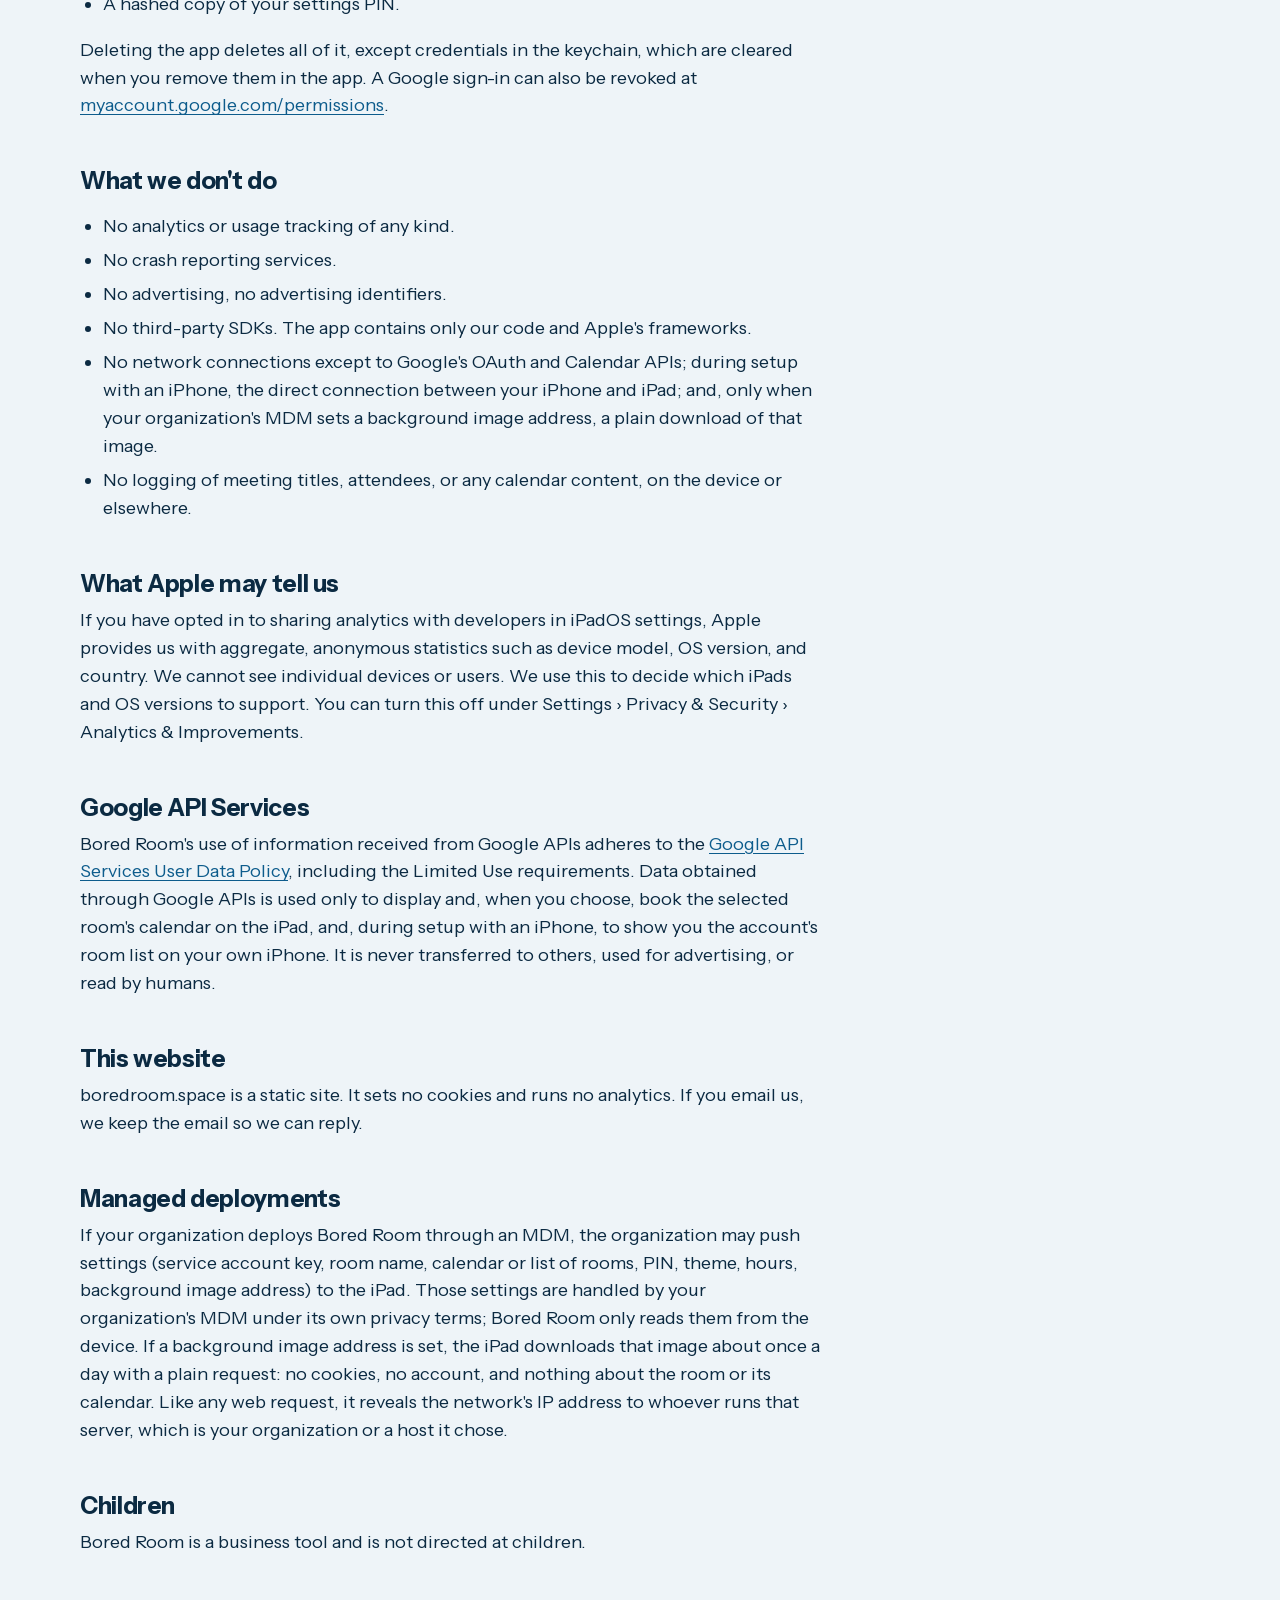
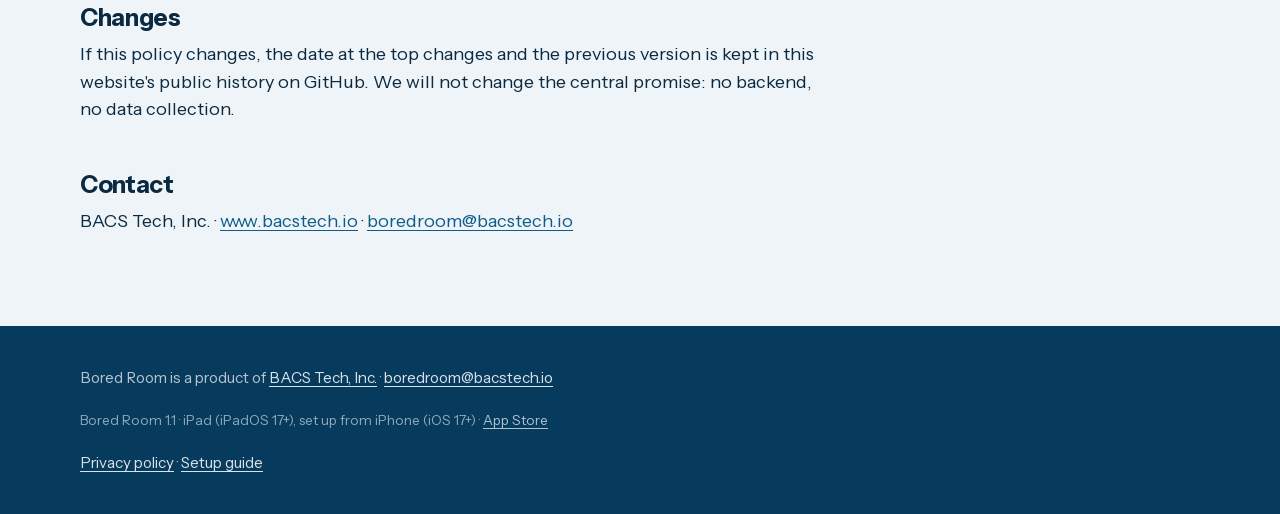
<file: privacy.html>
<!doctype html>
<html lang="en">
<head>
<meta charset="utf-8">
<meta http-equiv="Content-Security-Policy" content="default-src 'self'; script-src 'none'; object-src 'none'; base-uri 'self'; form-action 'none'">
<meta name="viewport" content="width=device-width, initial-scale=1">
<title>Privacy policy — Bored Room</title>
<meta name="description" content="Bored Room's privacy policy. The app has no backend and collects no data.">
<meta property="og:type" content="website">
<meta property="og:site_name" content="Bored Room">
<meta property="og:url" content="https://boredroom.space/privacy.html">
<link rel="canonical" href="https://boredroom.space/privacy.html">
<meta property="og:title" content="Privacy policy — Bored Room">
<meta property="og:description" content="Bored Room&#x27;s privacy policy. The app has no backend and collects no data.">
<meta property="og:image" content="https://boredroom.space/og-image.png">
<meta property="og:image:width" content="1200">
<meta property="og:image:height" content="627">
<meta property="og:image:alt" content="Bored Room on an iPad showing a meeting room as Free, next to the headline The most boring room sign you&#x27;ll ever buy.">
<meta name="twitter:card" content="summary_large_image">
<link rel="icon" type="image/png" sizes="64x64" href="favicon.png">
<link rel="apple-touch-icon" href="apple-touch-icon.png">
<link rel="stylesheet" href="style.css?v=7">
<link rel="stylesheet" href="/menu.css?v=1">
</head>
<body>

<div class="wrap">
  <div class="top">
    <details class="switcher">
        <summary class="brand" aria-label="Bored Room. Switch app"><img src="mark.png" alt="" width="30" height="30"> Bored Room<span class="sw-chev" aria-hidden="true"></span></summary>
        <div class="sw-menu">
          <a class="sw-item sw-current" href="/" aria-current="true"><img src="mark.png" alt="" width="36" height="36"><span><b>Bored Room</b><small>Meeting-room sign · iPad</small></span></a>
          <a class="sw-item" href="https://boredscanner.space"><img src="app-scanner.png" alt="" width="36" height="36"><span><b>Bored Scanner</b><small>Laptop labels to inventory · Soon</small></span></a>
          <span class="sw-item sw-soon"><img src="app-package.png" alt="" width="36" height="36"><span><b>Bored Package</b><small>Front-desk package log · Soon</small></span></span>
          <span class="sw-item sw-soon"><img src="app-guest.png" alt="" width="36" height="36"><span><b>Bored Guest</b><small>Visitor sign-in · Soon</small></span></span>
          <a class="sw-all" href="https://boredsoftware.space">All Bored Software &rarr;</a>
        </div>
      </details>
    <nav class="nav">
        <a href="/#how">How it works</a>
        <a href="privacy.html" aria-current="page">Privacy</a>
        <a href="/#faq">FAQ</a>
        <a href="https://boredsoftware.space/support/room.html">Support</a>
        <details class="bmenu"><summary>Menu</summary><div class="bmenu-panel"><div class="bmenu-group bmenu-software"><h4><i></i>Bored Software</h4><ul><li><a href="https://boredsoftware.space/">Apps</a></li><li><a href="https://boredsoftware.space/news.html">News</a></li><li><a href="https://boredsoftware.space/support/">Support</a></li><li><a href="https://boredsoftware.space/about.html">About</a></li></ul></div><div class="bmenu-group bmenu-room"><h4><i></i>Bored Room</h4><ul><li><a href="https://boredroom.space/">Home</a></li><li><a href="https://boredroom.space/setup.html">Setup guides</a></li><li><a href="https://boredroom.space/setup-manual.html">By hand / iPhone</a></li><li><a href="https://boredroom.space/setup-configurator.html">Apple Configurator</a></li><li><a href="https://boredroom.space/setup-mdm.html">MDM</a></li><li><a href="https://boredroom.space/setup-service-account.html">Service account</a></li><li><a href="https://boredroom.space/mounting.html">Mounting and power</a></li><li><a href="https://boredroom.space/privacy.html" aria-current="page">Privacy</a></li><li><a href="https://boredsoftware.space/support/room.html">Support</a></li></ul></div><div class="bmenu-group bmenu-scanner"><h4><i></i>Bored Scanner</h4><ul><li><a href="https://boredscanner.space/">Home</a></li><li><a href="https://boredscanner.space/scanning.html">Scanning</a></li><li><a href="https://boredscanner.space/compare.html">Compare</a></li><li><a href="https://boredscanner.space/privacy.html">Privacy</a></li><li><a href="https://boredsoftware.space/support/scanner.html">Support</a></li></ul></div><div class="bmenu-group bmenu-package"><h4><i></i>Bored Package <small>Soon</small></h4><ul><li><a href="https://boredpackage.space/">Home</a></li><li><a href="https://boredsoftware.space/support/package.html">Support</a></li></ul></div><div class="bmenu-group bmenu-guest"><h4><i></i>Bored Guest <small>Soon</small></h4><ul><li><a href="https://boredguest.space/">Home</a></li><li><a href="https://boredsoftware.space/support/guest.html">Support</a></li></ul></div></div></details>
        
        
        
      </nav>
  </div>
</div>

<main class="wrap article">
  <h1>Privacy policy</h1>
  <p class="updated">Last updated November 14, 2026. Applies to the Bored Room app for iPad and iPhone and to boredroom.space.</p>

  <p>Bored Room is made by BACS Tech, Inc. ("BACS Tech", "we", "us"). This policy explains what the app and this website do with your data, which is as little as possible.</p>

  <p class="lede">Bored Room does not collect, store, transmit, or sell any personal data. There is no Bored Room server. The app runs on your iPad and talks only to Google, plus, if your organization sets one, the background image address it chose. If you set the iPad up with your iPhone, the two talk to each other directly and nothing else is involved.</p>

  <h2>What the app does with your data</h2>
  <p>The app reads the room's calendar in one of two ways, both chosen by you. With Google sign-in, the app asks for two calendar permissions (the full list is <a href="#google-permissions">below</a>): to see the list of calendars the account is subscribed to, so you can pick the room, and to read and create events, so the board can show the room's meetings and the room can be booked from the iPad. With a service account, you load a key file your administrator created; the iPad uses it to read only the calendars your administrator shared with that account, and the key never leaves the iPad.</p>
  <p>Calendar data is fetched from Google's servers by the iPad and displayed on the iPad. It is not sent anywhere else. It is not written to disk beyond iPadOS's normal caching. It is refreshed every minute and replaced.</p>
  <p>Your credential, whether a Google sign-in token or a service account key, is stored in the iPad's keychain, protected by the device. It is used only to talk to Google. Removing it in the app deletes it from the iPad; a sign-in token is also revoked with Google.</p>

  <h2 id="google-permissions">Exactly what the app asks Google for</h2>
  <p>For admins reviewing the app before approving it. These are the complete lists; the app asks for nothing else.</p>
  <h3>With Google sign-in</h3>
  <table class="stack">
    <tr class="th"><th>Scope</th><th>What Google's consent screen calls it</th><th>Why Bored Room needs it</th></tr>
    <tr><td data-label="Scope"><code>https://www.googleapis.com/<wbr>auth/<wbr>calendar.<wbr>calendarlist.<wbr>readonly</code></td><td data-label="What Google's consent screen calls it">See the list of Google calendars you're subscribed to</td><td data-label="Why Bored Room needs it">The room picker during setup. Read-only.</td></tr>
    <tr><td data-label="Scope"><code>https://www.googleapis.com/<wbr>auth/<wbr>calendar.<wbr>events</code></td><td data-label="What Google's consent screen calls it">View and edit events on all your calendars</td><td data-label="Why Bored Room needs it">Reading the chosen room's meetings for the board, and creating the event when someone books the room from the iPad. The app only ever reads one calendar: the room you picked.</td></tr>
    <tr><td data-label="Scope"><code>openid</code>, <code>email</code></td><td data-label="What Google's consent screen calls it">Basic sign-in: which Google account signed in, and its email address</td><td data-label="Why Bored Room needs it">Showing which account the iPad is signed in as, and confirming it's the same account when someone uses "Forgot PIN?". "Forgot PIN?" asks for these two and nothing else.</td></tr>
  </table>
  <p>With Set up with iPhone, you approve these same scopes on your iPhone, but the sign-in is redeemed and kept only on the iPad (see <a href="#iphone-setup">Setting up with an iPhone</a>).</p>
  <h3>With a service account</h3>
  <table class="stack">
    <tr class="th"><th>Scope</th><th>Why Bored Room needs it</th></tr>
    <tr><td data-label="Scope"><code>https://www.googleapis.com/<wbr>auth/<wbr>calendar.<wbr>events</code></td><td data-label="Why Bored Room needs it">Reading the room's meetings, and booking from the iPad. It only reaches calendars your admin has shared with the service account.</td></tr>
    <tr><td data-label="Scope"><code>https://www.googleapis.com/<wbr>auth/<wbr>calendar.<wbr>calendarlist</code></td><td data-label="Why Bored Room needs it">Adding a shared room to the service account's own calendar list by its ID: during setup, or automatically for the rooms your organization's MDM lists. A shared room doesn't appear there on its own, because nobody accepts the share for a service account.</td></tr>
  </table>
  <p>What it doesn't ask for: Gmail, Drive, Contacts, your directory, or admin access. No access is granted to us; the token stays on the iPad and is used only by the iPad.</p>
  <p><strong>Approving it in Google Workspace:</strong> in the admin console, Security › Access and data control › API controls › Manage third-party app access, the app appears as Bored Room. You can also add it by its OAuth client ID: <code>208417003492-18onkd8uk3jlrq8ejn0760h3hcp6ls1p<wbr>.apps.googleusercontent.com</code></p>

  <h2 id="iphone-setup">Setting up with an iPhone</h2>
  <p>The iPhone version of Bored Room does one thing: set up and change iPads. It holds no calendar and no sign-in.</p>
  <ul>
    <li><strong>A direct, encrypted connection.</strong> The iPhone and the iPad connect to each other over the local network or directly device to device, never through the internet or a server. The connection is encrypted with a one-time key that exists only in the code the iPad shows. The key is made fresh each time and stops working when the iPad closes that screen.</li>
    <li><strong>The iPhone never keeps the Google sign-in.</strong> You sign in on the iPhone, but Google hands the iPhone only a one-time code, which the iPhone passes to the iPad. Only that iPad can exchange the code for a sign-in (Google's PKCE protection), and the iPad stores it in its keychain, as described above. The iPhone signs in privately, so the account doesn't stay signed in on the phone afterward.</li>
    <li><strong>What crosses the connection:</strong> that one-time code; from the iPad, the signed-in account's email address, the list of rooms it can see, and the iPad's current room, name, hours and booking setting, so the iPhone can show them; and from the iPhone, your answers (room, name, PIN, hours, booking). The iPhone shows these only on screen while you set up and keeps none of them. Everything is stored on the iPad only.</li>
    <li><strong>The camera</strong> is used only to read the code on the iPad's screen. No photo is taken or kept.</li>
    <li><strong>Local Network permission</strong> is what iPadOS and iOS ask for before two devices can find each other. Bored Room uses it only during setup.</li>
  </ul>

  <h2>What stays on the iPad</h2>
  <ul>
    <li>The room name, chosen calendar, theme, font, and display preferences.</li>
    <li>A background photo, if you chose one. The app keeps a resized copy in its own storage.</li>
    <li>A hashed copy of your settings PIN.</li>
  </ul>
  <p>Deleting the app deletes all of it, except credentials in the keychain, which are cleared when you remove them in the app. A Google sign-in can also be revoked at <a href="https://myaccount.google.com/permissions">myaccount.google.com/permissions</a>.</p>

  <h2>What we don't do</h2>
  <ul>
    <li>No analytics or usage tracking of any kind.</li>
    <li>No crash reporting services.</li>
    <li>No advertising, no advertising identifiers.</li>
    <li>No third-party SDKs. The app contains only our code and Apple's frameworks.</li>
    <li>No network connections except to Google's OAuth and Calendar APIs; during setup with an iPhone, the direct connection between your iPhone and iPad; and, only when your organization's MDM sets a background image address, a plain download of that image.</li>
    <li>No logging of meeting titles, attendees, or any calendar content, on the device or elsewhere.</li>
  </ul>

  <h2>What Apple may tell us</h2>
  <p>If you have opted in to sharing analytics with developers in iPadOS settings, Apple provides us with aggregate, anonymous statistics such as device model, OS version, and country. We cannot see individual devices or users. We use this to decide which iPads and OS versions to support. You can turn this off under Settings › Privacy &amp; Security › Analytics &amp; Improvements.</p>

  <h2>Google API Services</h2>
  <p>Bored Room's use of information received from Google APIs adheres to the <a href="https://developers.google.com/terms/api-services-user-data-policy">Google API Services User Data Policy</a>, including the Limited Use requirements. Data obtained through Google APIs is used only to display and, when you choose, book the selected room's calendar on the iPad, and, during setup with an iPhone, to show you the account's room list on your own iPhone. It is never transferred to others, used for advertising, or read by humans.</p>

  <h2>This website</h2>
  <p>boredroom.space is a static site. It sets no cookies and runs no analytics. If you email us, we keep the email so we can reply.</p>

  <h2>Managed deployments</h2>
  <p>If your organization deploys Bored Room through an MDM, the organization may push settings (service account key, room name, calendar or list of rooms, PIN, theme, hours, background image address) to the iPad. Those settings are handled by your organization's MDM under its own privacy terms; Bored Room only reads them from the device. If a background image address is set, the iPad downloads that image about once a day with a plain request: no cookies, no account, and nothing about the room or its calendar. Like any web request, it reveals the network's IP address to whoever runs that server, which is your organization or a host it chose.</p>

  <h2>Children</h2>
  <p>Bored Room is a business tool and is not directed at children.</p>

  <h2>Changes</h2>
  <p>If this policy changes, the date at the top changes and the previous version is kept in this website's public history on GitHub. We will not change the central promise: no backend, no data collection.</p>

  <h2>Contact</h2>
  <p>BACS Tech, Inc. &middot; <a href="https://www.bacstech.io">www.bacstech.io</a> &middot; <a href="mailto:boredroom@bacstech.io">boredroom@bacstech.io</a></p>
</main>

<footer>
  <div class="wrap">
    <div>Bored Room is a product of <a href="https://www.bacstech.io">BACS Tech, Inc.</a> &middot; <a href="mailto:boredroom@bacstech.io">boredroom@bacstech.io</a></div>
    <div class="ver">Bored Room 1.1 &middot; iPad (iPadOS 17+), set up from iPhone (iOS 17+) &middot; <a href="https://apps.apple.com/app/id6822410239">App Store</a></div>
    <div><a href="privacy.html">Privacy policy</a> &middot; <a href="setup.html">Setup guide</a></div>
  </div>
</footer>

</body>
</html>
</file>
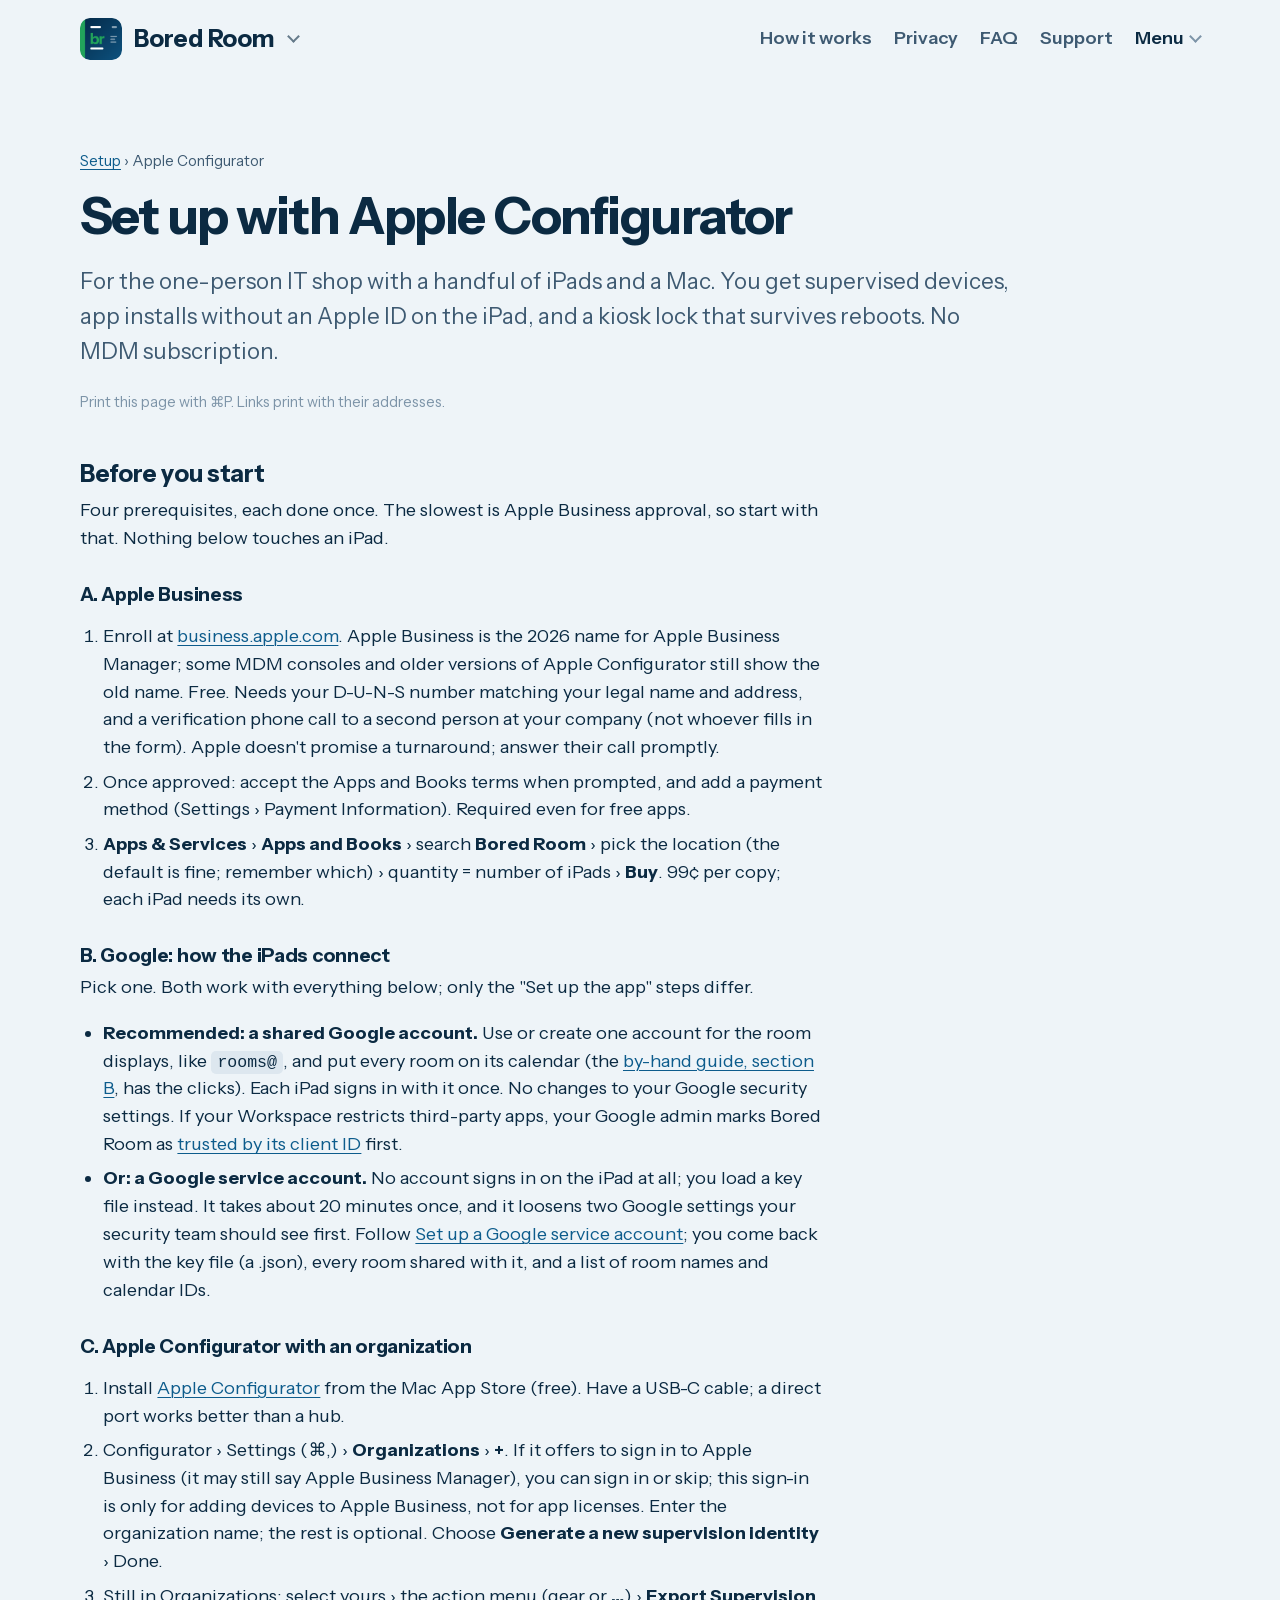
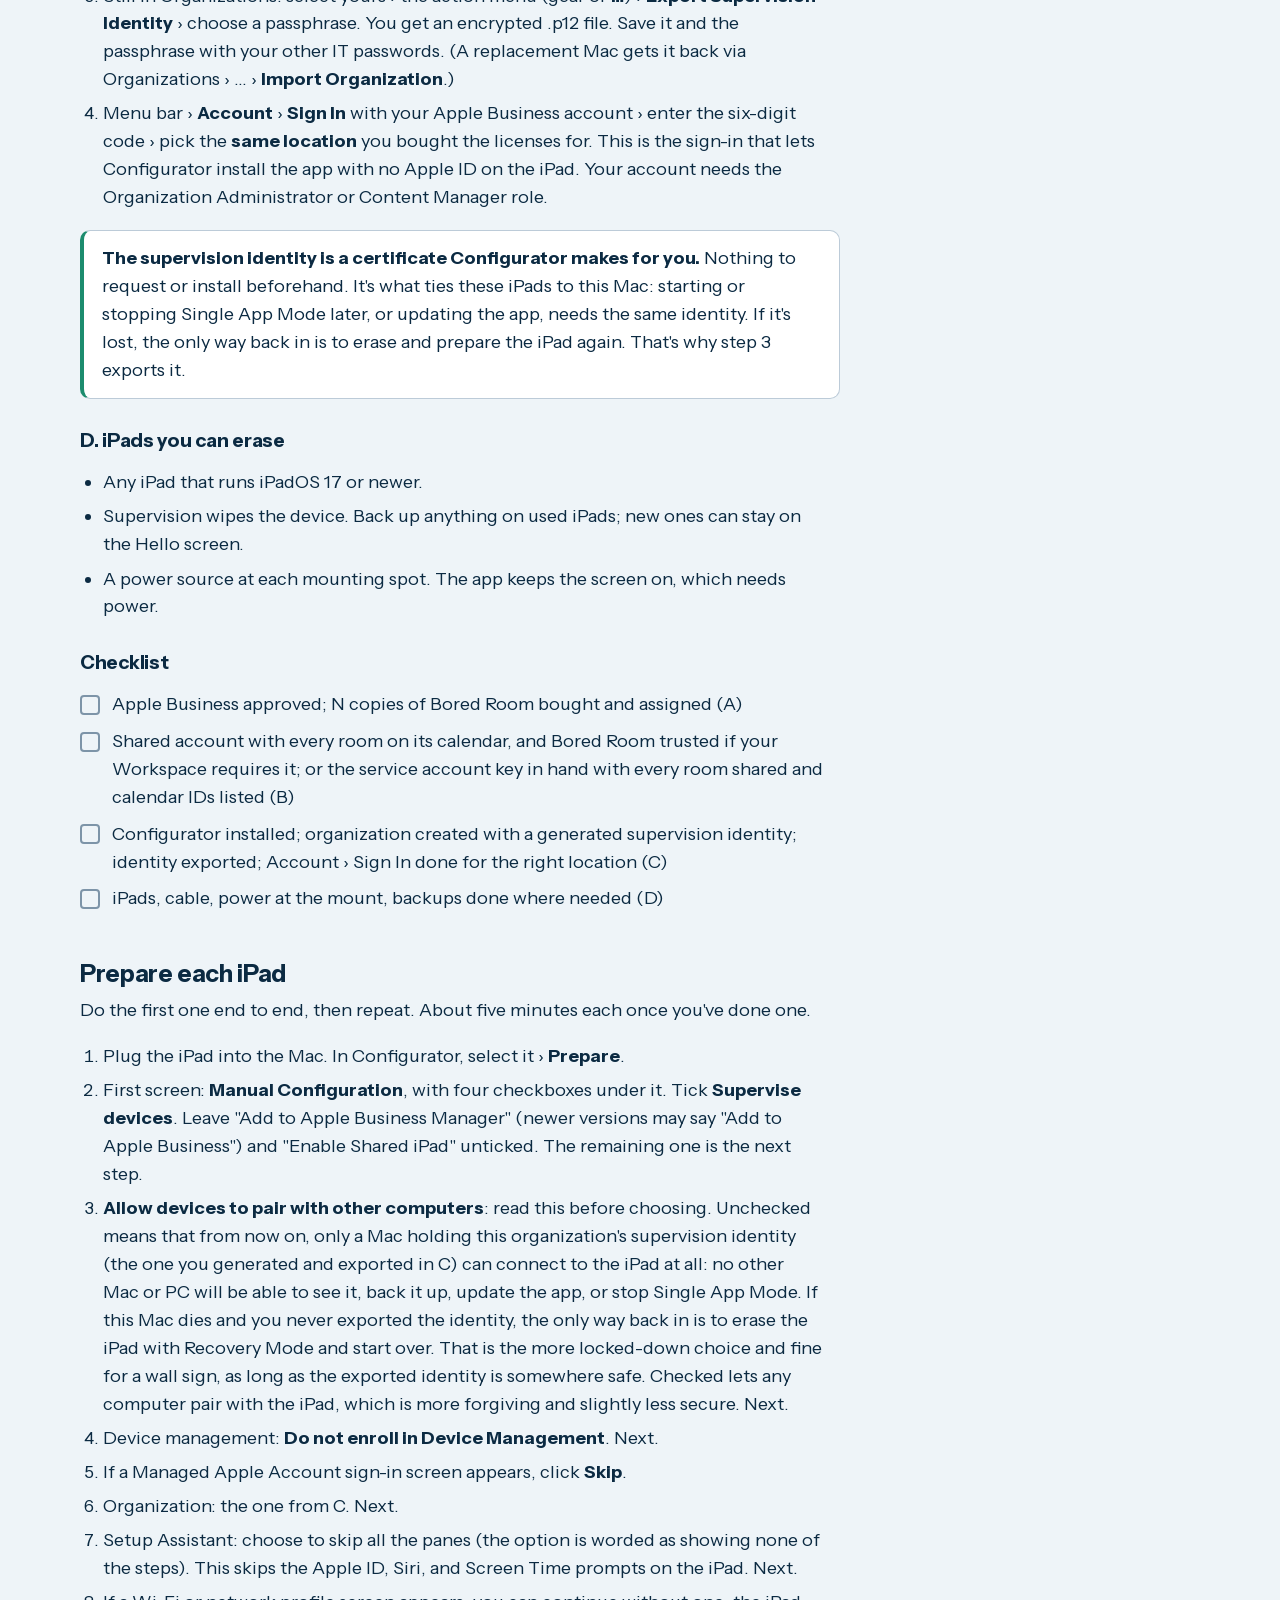
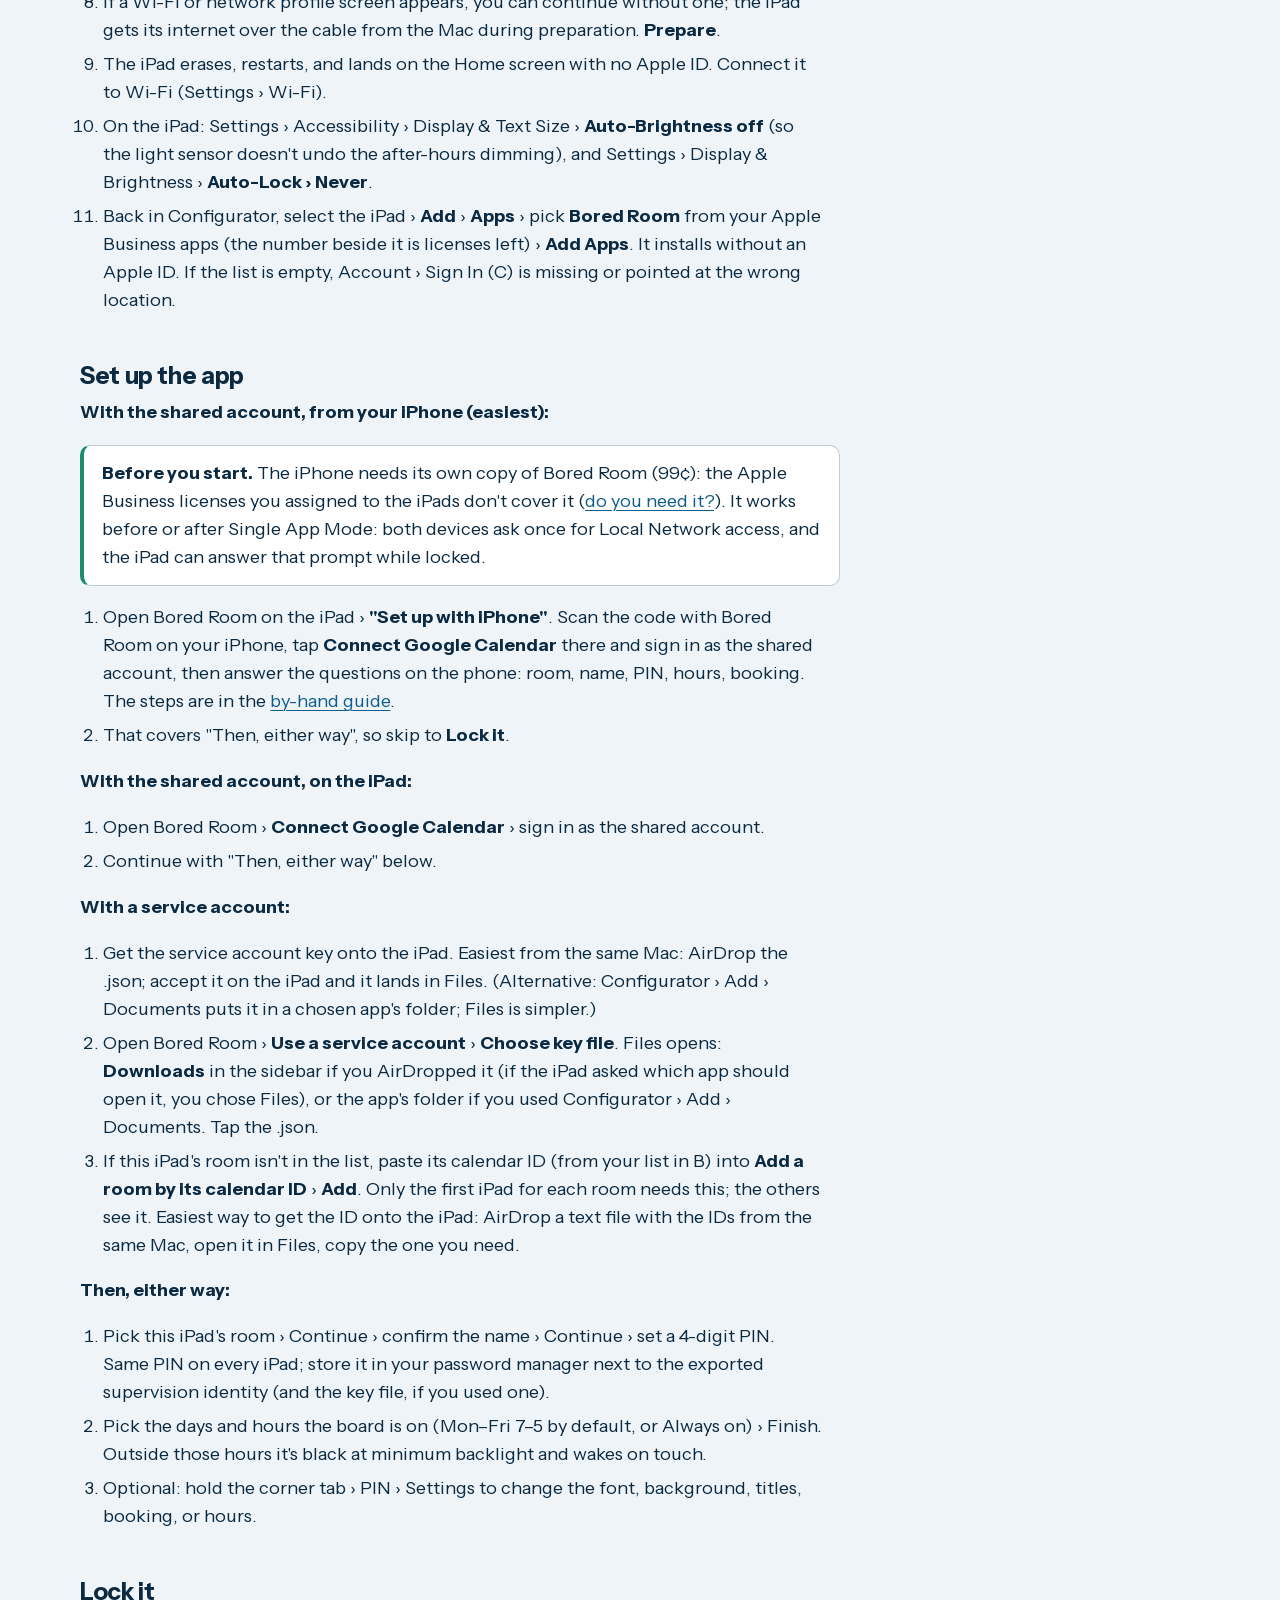
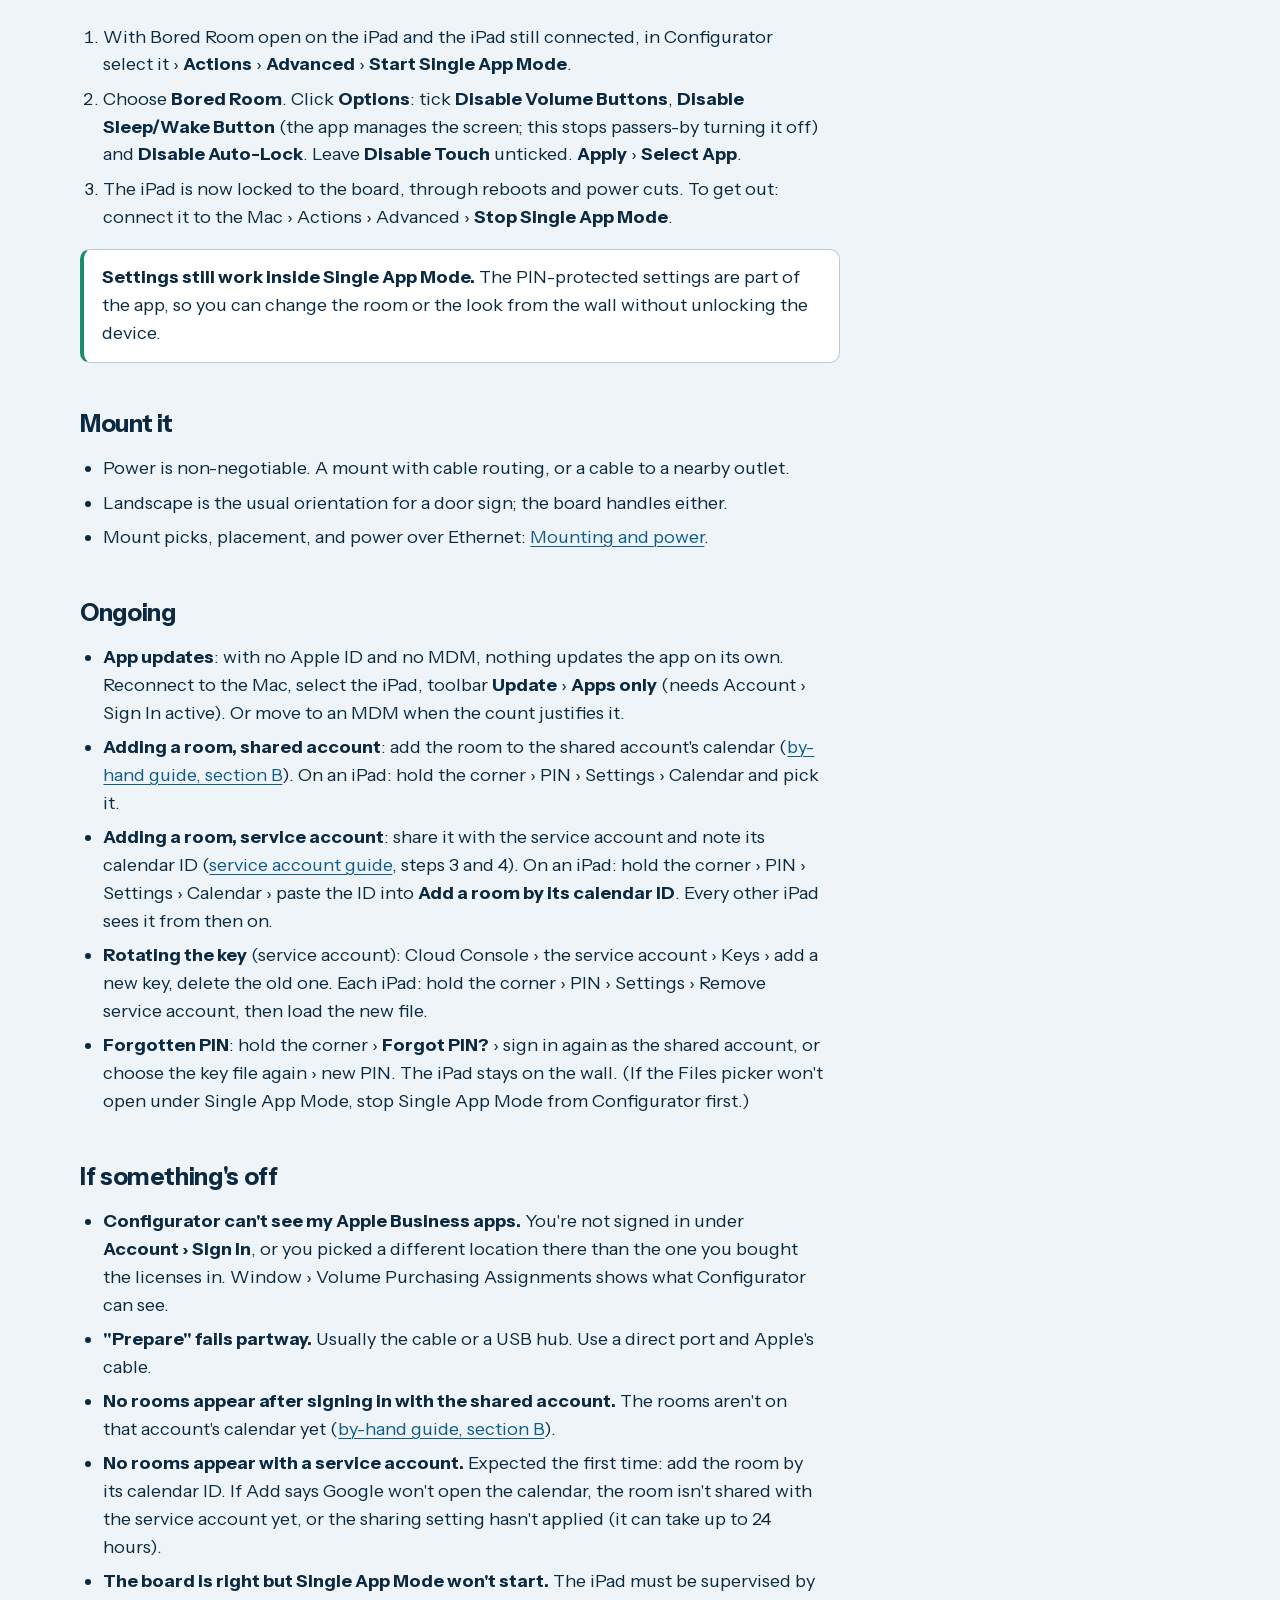
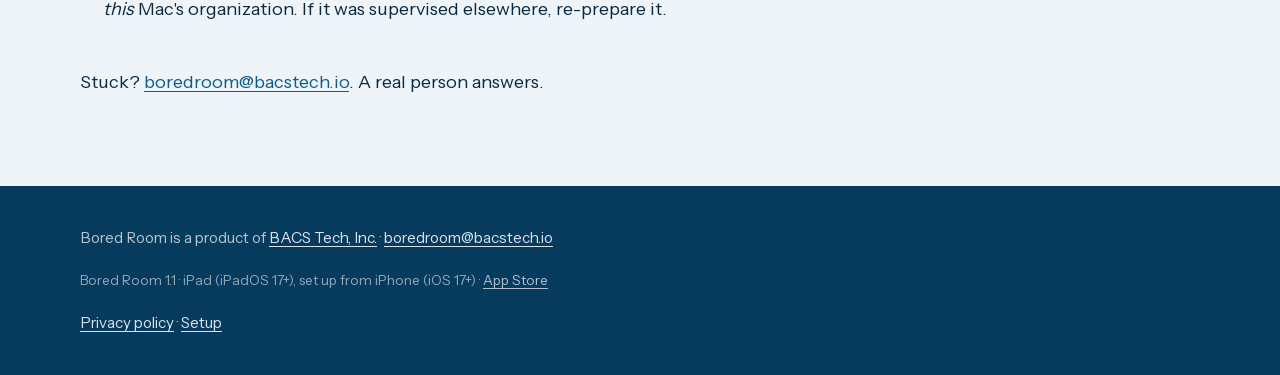
<file: setup-configurator.html>
<!doctype html>
<html lang="en">
<head>
<meta charset="utf-8">
<meta http-equiv="Content-Security-Policy" content="default-src 'self'; script-src 'none'; object-src 'none'; base-uri 'self'; form-action 'none'">
<meta name="viewport" content="width=device-width, initial-scale=1">
<title>Set up with Apple Configurator — Bored Room</title>
<meta name="description" content="Deploy Bored Room with Apple Configurator: supervise, install via Apple Business, lock to Single App Mode.">
<meta property="og:type" content="website">
<meta property="og:site_name" content="Bored Room">
<meta property="og:url" content="https://boredroom.space/setup-configurator.html">
<link rel="canonical" href="https://boredroom.space/setup-configurator.html">
<meta property="og:title" content="Set up with Apple Configurator — Bored Room">
<meta property="og:description" content="Deploy Bored Room with Apple Configurator: supervise, install via Apple Business, lock to Single App Mode.">
<meta property="og:image" content="https://boredroom.space/og-image.png">
<meta property="og:image:width" content="1200">
<meta property="og:image:height" content="627">
<meta property="og:image:alt" content="Bored Room on an iPad showing a meeting room as Free, next to the headline The most boring room sign you&#x27;ll ever buy.">
<meta name="twitter:card" content="summary_large_image">
<link rel="icon" type="image/png" sizes="64x64" href="favicon.png">
<link rel="apple-touch-icon" href="apple-touch-icon.png">
<link rel="stylesheet" href="style.css?v=7">
<link rel="stylesheet" href="/menu.css?v=1">
</head>
<body>

<div class="wrap">
  <div class="top">
    <details class="switcher">
        <summary class="brand" aria-label="Bored Room. Switch app"><img src="mark.png" alt="" width="30" height="30"> Bored Room<span class="sw-chev" aria-hidden="true"></span></summary>
        <div class="sw-menu">
          <a class="sw-item sw-current" href="/" aria-current="true"><img src="mark.png" alt="" width="36" height="36"><span><b>Bored Room</b><small>Meeting-room sign · iPad</small></span></a>
          <a class="sw-item" href="https://boredscanner.space"><img src="app-scanner.png" alt="" width="36" height="36"><span><b>Bored Scanner</b><small>Laptop labels to inventory · Soon</small></span></a>
          <span class="sw-item sw-soon"><img src="app-package.png" alt="" width="36" height="36"><span><b>Bored Package</b><small>Front-desk package log · Soon</small></span></span>
          <span class="sw-item sw-soon"><img src="app-guest.png" alt="" width="36" height="36"><span><b>Bored Guest</b><small>Visitor sign-in · Soon</small></span></span>
          <a class="sw-all" href="https://boredsoftware.space">All Bored Software &rarr;</a>
        </div>
      </details>
    <nav class="nav">
        <a href="/#how">How it works</a>
        <a href="privacy.html">Privacy</a>
        <a href="/#faq">FAQ</a>
        <a href="https://boredsoftware.space/support/room.html">Support</a>
        <details class="bmenu"><summary>Menu</summary><div class="bmenu-panel"><div class="bmenu-group bmenu-software"><h4><i></i>Bored Software</h4><ul><li><a href="https://boredsoftware.space/">Apps</a></li><li><a href="https://boredsoftware.space/news.html">News</a></li><li><a href="https://boredsoftware.space/support/">Support</a></li><li><a href="https://boredsoftware.space/about.html">About</a></li></ul></div><div class="bmenu-group bmenu-room"><h4><i></i>Bored Room</h4><ul><li><a href="https://boredroom.space/">Home</a></li><li><a href="https://boredroom.space/setup.html">Setup guides</a></li><li><a href="https://boredroom.space/setup-manual.html">By hand / iPhone</a></li><li><a href="https://boredroom.space/setup-configurator.html" aria-current="page">Apple Configurator</a></li><li><a href="https://boredroom.space/setup-mdm.html">MDM</a></li><li><a href="https://boredroom.space/setup-service-account.html">Service account</a></li><li><a href="https://boredroom.space/mounting.html">Mounting and power</a></li><li><a href="https://boredroom.space/privacy.html">Privacy</a></li><li><a href="https://boredsoftware.space/support/room.html">Support</a></li></ul></div><div class="bmenu-group bmenu-scanner"><h4><i></i>Bored Scanner</h4><ul><li><a href="https://boredscanner.space/">Home</a></li><li><a href="https://boredscanner.space/scanning.html">Scanning</a></li><li><a href="https://boredscanner.space/compare.html">Compare</a></li><li><a href="https://boredscanner.space/privacy.html">Privacy</a></li><li><a href="https://boredsoftware.space/support/scanner.html">Support</a></li></ul></div><div class="bmenu-group bmenu-package"><h4><i></i>Bored Package <small>Soon</small></h4><ul><li><a href="https://boredpackage.space/">Home</a></li><li><a href="https://boredsoftware.space/support/package.html">Support</a></li></ul></div><div class="bmenu-group bmenu-guest"><h4><i></i>Bored Guest <small>Soon</small></h4><ul><li><a href="https://boredguest.space/">Home</a></li><li><a href="https://boredsoftware.space/support/guest.html">Support</a></li></ul></div></div></details>
        
        
        
      </nav>
  </div>
</div>

<main class="wrap article">
  <p class="small"><a href="setup.html">Setup</a> › Apple Configurator</p>
  <h1>Set up with Apple Configurator</h1>
  <p class="lede">For the one-person IT shop with a handful of iPads and a Mac. You get supervised devices, app installs without an Apple ID on the iPad, and a kiosk lock that survives reboots. No MDM subscription.</p>
  <p class="print-hint">Print this page with ⌘P. Links print with their addresses.</p>

  <h2>Before you start</h2>
  <p>Four prerequisites, each done once. The slowest is Apple Business approval, so start with that. Nothing below touches an iPad.</p>

  <h3>A. Apple Business</h3>
  <ol>
    <li>Enroll at <a href="https://business.apple.com">business.apple.com</a>. Apple Business is the 2026 name for Apple Business Manager; some MDM consoles and older versions of Apple Configurator still show the old name. Free. Needs your D-U-N-S number matching your legal name and address, and a verification phone call to a second person at your company (not whoever fills in the form). Apple doesn't promise a turnaround; answer their call promptly.</li>
    <li>Once approved: accept the Apps and Books terms when prompted, and add a payment method (Settings › Payment Information). Required even for free apps.</li>
    <li><strong>Apps &amp; Services</strong> › <strong>Apps and Books</strong> › search <strong>Bored Room</strong> › pick the location (the default is fine; remember which) › quantity = number of iPads › <strong>Buy</strong>. 99¢ per copy; each iPad needs its own.</li>
  </ol>

  <h3>B. Google: how the iPads connect</h3>
  <p>Pick one. Both work with everything below; only the "Set up the app" steps differ.</p>
  <ul>
    <li><strong>Recommended: a shared Google account.</strong> Use or create one account for the room displays, like <code>rooms@</code>, and put every room on its calendar (the <a href="setup-manual.html#room-account">by-hand guide, section B</a>, has the clicks). Each iPad signs in with it once. No changes to your Google security settings. If your Workspace restricts third-party apps, your Google admin marks Bored Room as <a href="privacy.html#google-permissions">trusted by its client ID</a> first.</li>
    <li><strong>Or: a Google service account.</strong> No account signs in on the iPad at all; you load a key file instead. It takes about 20 minutes once, and it loosens two Google settings your security team should see first. Follow <a href="setup-service-account.html">Set up a Google service account</a>; you come back with the key file (a .json), every room shared with it, and a list of room names and calendar IDs.</li>
  </ul>

  <h3>C. Apple Configurator with an organization</h3>
  <ol>
    <li>Install <a href="https://apps.apple.com/app/apple-configurator/id1037126344">Apple Configurator</a> from the Mac App Store (free). Have a USB-C cable; a direct port works better than a hub.</li>
    <li>Configurator › Settings (⌘,) › <strong>Organizations</strong> › <strong>+</strong>. If it offers to sign in to Apple Business (it may still say Apple Business Manager), you can sign in or skip; this sign-in is only for adding devices to Apple Business, not for app licenses. Enter the organization name; the rest is optional. Choose <strong>Generate a new supervision identity</strong> › Done.</li>
    <li>Still in Organizations: select yours › the action menu (gear or <strong>…</strong>) › <strong>Export Supervision Identity</strong> › choose a passphrase. You get an encrypted .p12 file. Save it and the passphrase with your other IT passwords. (A replacement Mac gets it back via Organizations › … › <strong>Import Organization</strong>.)</li>
    <li>Menu bar › <strong>Account</strong> › <strong>Sign In</strong> with your Apple Business account › enter the six-digit code › pick the <strong>same location</strong> you bought the licenses for. This is the sign-in that lets Configurator install the app with no Apple ID on the iPad. Your account needs the Organization Administrator or Content Manager role.</li>
  </ol>
  <div class="note">
    <p><strong>The supervision identity is a certificate Configurator makes for you.</strong> Nothing to request or install beforehand. It's what ties these iPads to this Mac: starting or stopping Single App Mode later, or updating the app, needs the same identity. If it's lost, the only way back in is to erase and prepare the iPad again. That's why step 3 exports it.</p>
  </div>

  <h3>D. iPads you can erase</h3>
  <ul>
    <li>Any iPad that runs iPadOS 17 or newer.</li>
    <li>Supervision wipes the device. Back up anything on used iPads; new ones can stay on the Hello screen.</li>
    <li>A power source at each mounting spot. The app keeps the screen on, which needs power.</li>
  </ul>

  <h3>Checklist</h3>
  <ul class="checklist">
    <li>Apple Business approved; N copies of Bored Room bought and assigned (A)</li>
    <li>Shared account with every room on its calendar, and Bored Room trusted if your Workspace requires it; or the service account key in hand with every room shared and calendar IDs listed (B)</li>
    <li>Configurator installed; organization created with a generated supervision identity; identity exported; Account › Sign In done for the right location (C)</li>
    <li>iPads, cable, power at the mount, backups done where needed (D)</li>
  </ul>

  <h2>Prepare each iPad</h2>
  <p>Do the first one end to end, then repeat. About five minutes each once you've done one.</p>
  <ol>
    <li>Plug the iPad into the Mac. In Configurator, select it › <strong>Prepare</strong>.</li>
    <li>First screen: <strong>Manual Configuration</strong>, with four checkboxes under it. Tick <strong>Supervise devices</strong>. Leave "Add to Apple Business Manager" (newer versions may say "Add to Apple Business") and "Enable Shared iPad" unticked. The remaining one is the next step.</li>
    <li><strong>Allow devices to pair with other computers</strong>: read this before choosing. Unchecked means that from now on, only a Mac holding this organization's supervision identity (the one you generated and exported in C) can connect to the iPad at all: no other Mac or PC will be able to see it, back it up, update the app, or stop Single App Mode. If this Mac dies and you never exported the identity, the only way back in is to erase the iPad with Recovery Mode and start over. That is the more locked-down choice and fine for a wall sign, as long as the exported identity is somewhere safe. Checked lets any computer pair with the iPad, which is more forgiving and slightly less secure. Next.</li>
    <li>Device management: <strong>Do not enroll in Device Management</strong>. Next.</li>
    <li>If a Managed Apple Account sign-in screen appears, click <strong>Skip</strong>.</li>
    <li>Organization: the one from C. Next.</li>
    <li>Setup Assistant: choose to skip all the panes (the option is worded as showing none of the steps). This skips the Apple ID, Siri, and Screen Time prompts on the iPad. Next.</li>
    <li>If a Wi-Fi or network profile screen appears, you can continue without one; the iPad gets its internet over the cable from the Mac during preparation. <strong>Prepare</strong>.</li>
    <li>The iPad erases, restarts, and lands on the Home screen with no Apple ID. Connect it to Wi-Fi (Settings › Wi-Fi).</li>
    <li>On the iPad: Settings › Accessibility › Display &amp; Text Size › <strong>Auto-Brightness off</strong> (so the light sensor doesn't undo the after-hours dimming), and Settings › Display &amp; Brightness › <strong>Auto-Lock › Never</strong>.</li>
    <li>Back in Configurator, select the iPad › <strong>Add</strong> › <strong>Apps</strong> › pick <strong>Bored Room</strong> from your Apple Business apps (the number beside it is licenses left) › <strong>Add Apps</strong>. It installs without an Apple ID. If the list is empty, Account › Sign In (C) is missing or pointed at the wrong location.</li>
  </ol>

  <h2>Set up the app</h2>
  <p><strong>With the shared account, from your iPhone (easiest):</strong></p>
  <div class="note">
    <p><strong>Before you start.</strong> The iPhone needs its own copy of Bored Room (99¢): the Apple Business licenses you assigned to the iPads don't cover it (<a href="setup.html#iphone-app">do you need it?</a>). It works before or after Single App Mode: both devices ask once for Local Network access, and the iPad can answer that prompt while locked.</p>
  </div>
  <ol>
    <li>Open Bored Room on the iPad › <strong>"Set up with iPhone"</strong>. Scan the code with Bored Room on your iPhone, tap <strong>Connect Google Calendar</strong> there and sign in as the shared account, then answer the questions on the phone: room, name, PIN, hours, booking. The steps are in the <a href="setup-manual.html#iphone">by-hand guide</a>.</li>
    <li>That covers "Then, either way", so skip to <strong>Lock it</strong>.</li>
  </ol>
  <p><strong>With the shared account, on the iPad:</strong></p>
  <ol>
    <li>Open Bored Room › <strong>Connect Google Calendar</strong> › sign in as the shared account.</li>
    <li>Continue with "Then, either way" below.</li>
  </ol>
  <p><strong>With a service account:</strong></p>
  <ol>
    <li>Get the service account key onto the iPad. Easiest from the same Mac: AirDrop the .json; accept it on the iPad and it lands in Files. (Alternative: Configurator › Add › Documents puts it in a chosen app's folder; Files is simpler.)</li>
    <li>Open Bored Room › <strong>Use a service account</strong> › <strong>Choose key file</strong>. Files opens: <strong>Downloads</strong> in the sidebar if you AirDropped it (if the iPad asked which app should open it, you chose Files), or the app's folder if you used Configurator › Add › Documents. Tap the .json.</li>
    <li>If this iPad's room isn't in the list, paste its calendar ID (from your list in B) into <strong>Add a room by its calendar ID</strong> › <strong>Add</strong>. Only the first iPad for each room needs this; the others see it. Easiest way to get the ID onto the iPad: AirDrop a text file with the IDs from the same Mac, open it in Files, copy the one you need.</li>
  </ol>
  <p><strong>Then, either way:</strong></p>
  <ol>
    <li>Pick this iPad's room › Continue › confirm the name › Continue › set a 4-digit PIN. Same PIN on every iPad; store it in your password manager next to the exported supervision identity (and the key file, if you used one).</li>
    <li>Pick the days and hours the board is on (Mon–Fri 7–5 by default, or Always on) › Finish. Outside those hours it's black at minimum backlight and wakes on touch.</li>
    <li>Optional: hold the corner tab › PIN › Settings to change the font, background, titles, booking, or hours.</li>
  </ol>

  <h2>Lock it</h2>
  <ol>
    <li>With Bored Room open on the iPad and the iPad still connected, in Configurator select it › <strong>Actions</strong> › <strong>Advanced</strong> › <strong>Start Single App Mode</strong>.</li>
    <li>Choose <strong>Bored Room</strong>. Click <strong>Options</strong>: tick <strong>Disable Volume Buttons</strong>, <strong>Disable Sleep/Wake Button</strong> (the app manages the screen; this stops passers-by turning it off) and <strong>Disable Auto-Lock</strong>. Leave <strong>Disable Touch</strong> unticked. <strong>Apply</strong> › <strong>Select App</strong>.</li>
    <li>The iPad is now locked to the board, through reboots and power cuts. To get out: connect it to the Mac › Actions › Advanced › <strong>Stop Single App Mode</strong>.</li>
  </ol>
  <div class="note">
    <p><strong>Settings still work inside Single App Mode.</strong> The PIN-protected settings are part of the app, so you can change the room or the look from the wall without unlocking the device.</p>
  </div>

  <h2>Mount it</h2>
  <ul>
    <li>Power is non-negotiable. A mount with cable routing, or a cable to a nearby outlet.</li>
    <li>Landscape is the usual orientation for a door sign; the board handles either.</li>
    <li>Mount picks, placement, and power over Ethernet: <a href="mounting.html">Mounting and power</a>.</li>
  </ul>

  <h2>Ongoing</h2>
  <ul>
    <li><strong>App updates</strong>: with no Apple ID and no MDM, nothing updates the app on its own. Reconnect to the Mac, select the iPad, toolbar <strong>Update</strong> › <strong>Apps only</strong> (needs Account › Sign In active). Or move to an MDM when the count justifies it.</li>
    <li><strong>Adding a room, shared account</strong>: add the room to the shared account's calendar (<a href="setup-manual.html#room-account">by-hand guide, section B</a>). On an iPad: hold the corner › PIN › Settings › Calendar and pick it.</li>
    <li><strong>Adding a room, service account</strong>: share it with the service account and note its calendar ID (<a href="setup-service-account.html">service account guide</a>, steps 3 and 4). On an iPad: hold the corner › PIN › Settings › Calendar › paste the ID into <strong>Add a room by its calendar ID</strong>. Every other iPad sees it from then on.</li>
    <li><strong>Rotating the key</strong> (service account): Cloud Console › the service account › Keys › add a new key, delete the old one. Each iPad: hold the corner › PIN › Settings › Remove service account, then load the new file.</li>
    <li><strong>Forgotten PIN</strong>: hold the corner › <strong>Forgot PIN?</strong> › sign in again as the shared account, or choose the key file again › new PIN. The iPad stays on the wall. (If the Files picker won't open under Single App Mode, stop Single App Mode from Configurator first.)</li>
  </ul>

  <h2>If something's off</h2>
  <ul>
    <li><strong>Configurator can't see my Apple Business apps.</strong> You're not signed in under <strong>Account › Sign In</strong>, or you picked a different location there than the one you bought the licenses in. Window › Volume Purchasing Assignments shows what Configurator can see.</li>
    <li><strong>"Prepare" fails partway.</strong> Usually the cable or a USB hub. Use a direct port and Apple's cable.</li>
    <li><strong>No rooms appear after signing in with the shared account.</strong> The rooms aren't on that account's calendar yet (<a href="setup-manual.html#room-account">by-hand guide, section B</a>).</li>
    <li><strong>No rooms appear with a service account.</strong> Expected the first time: add the room by its calendar ID. If Add says Google won't open the calendar, the room isn't shared with the service account yet, or the sharing setting hasn't applied (it can take up to 24 hours).</li>
    <li><strong>The board is right but Single App Mode won't start.</strong> The iPad must be supervised by <em>this</em> Mac's organization. If it was supervised elsewhere, re-prepare it.</li>
  </ul>

  <p class="u-mt-2-5em">Stuck? <a href="mailto:boredroom@bacstech.io">boredroom@bacstech.io</a>. A real person answers.</p>
</main>

<footer>
  <div class="wrap">
    <div>Bored Room is a product of <a href="https://www.bacstech.io">BACS Tech, Inc.</a> &middot; <a href="mailto:boredroom@bacstech.io">boredroom@bacstech.io</a></div>
    <div class="ver">Bored Room 1.1 &middot; iPad (iPadOS 17+), set up from iPhone (iOS 17+) &middot; <a href="https://apps.apple.com/app/id6822410239">App Store</a></div>
    <div><a href="privacy.html">Privacy policy</a> &middot; <a href="setup.html">Setup</a></div>
  </div>
</footer>

</body>
</html>
</file>
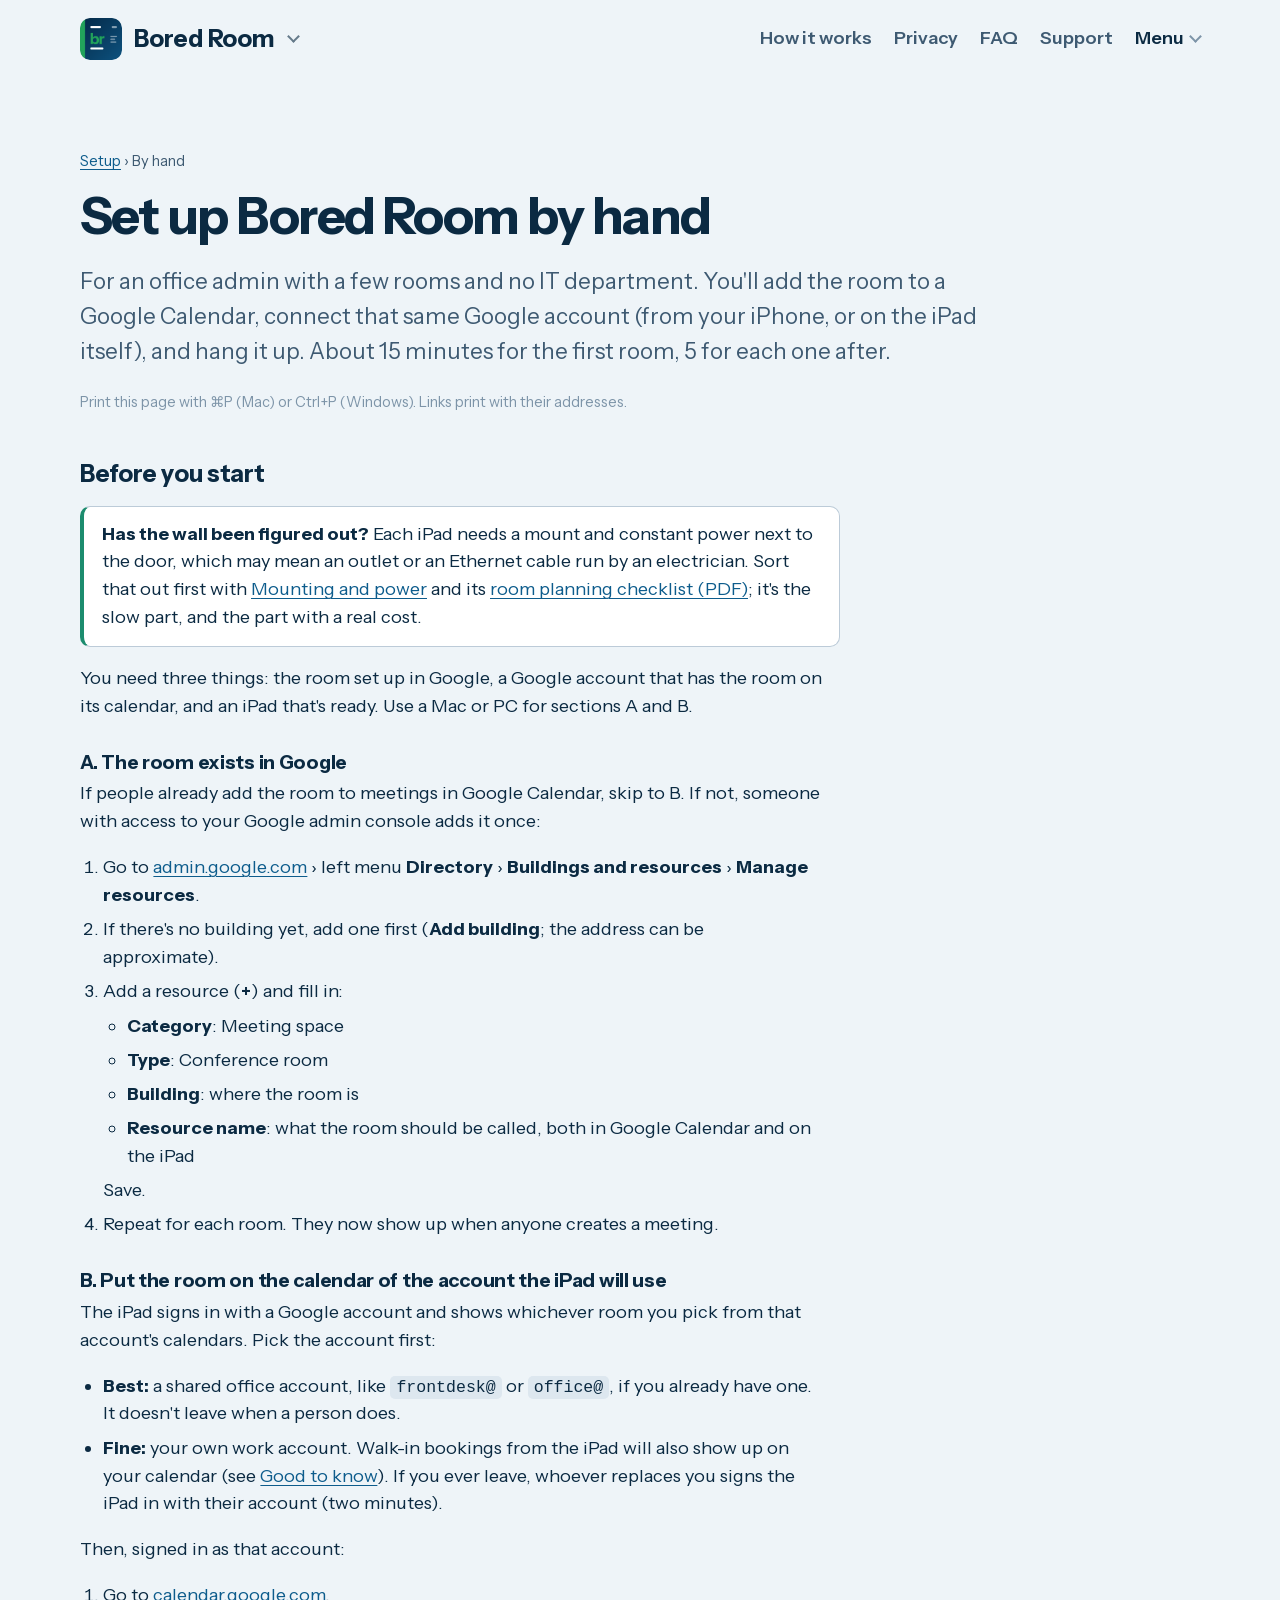
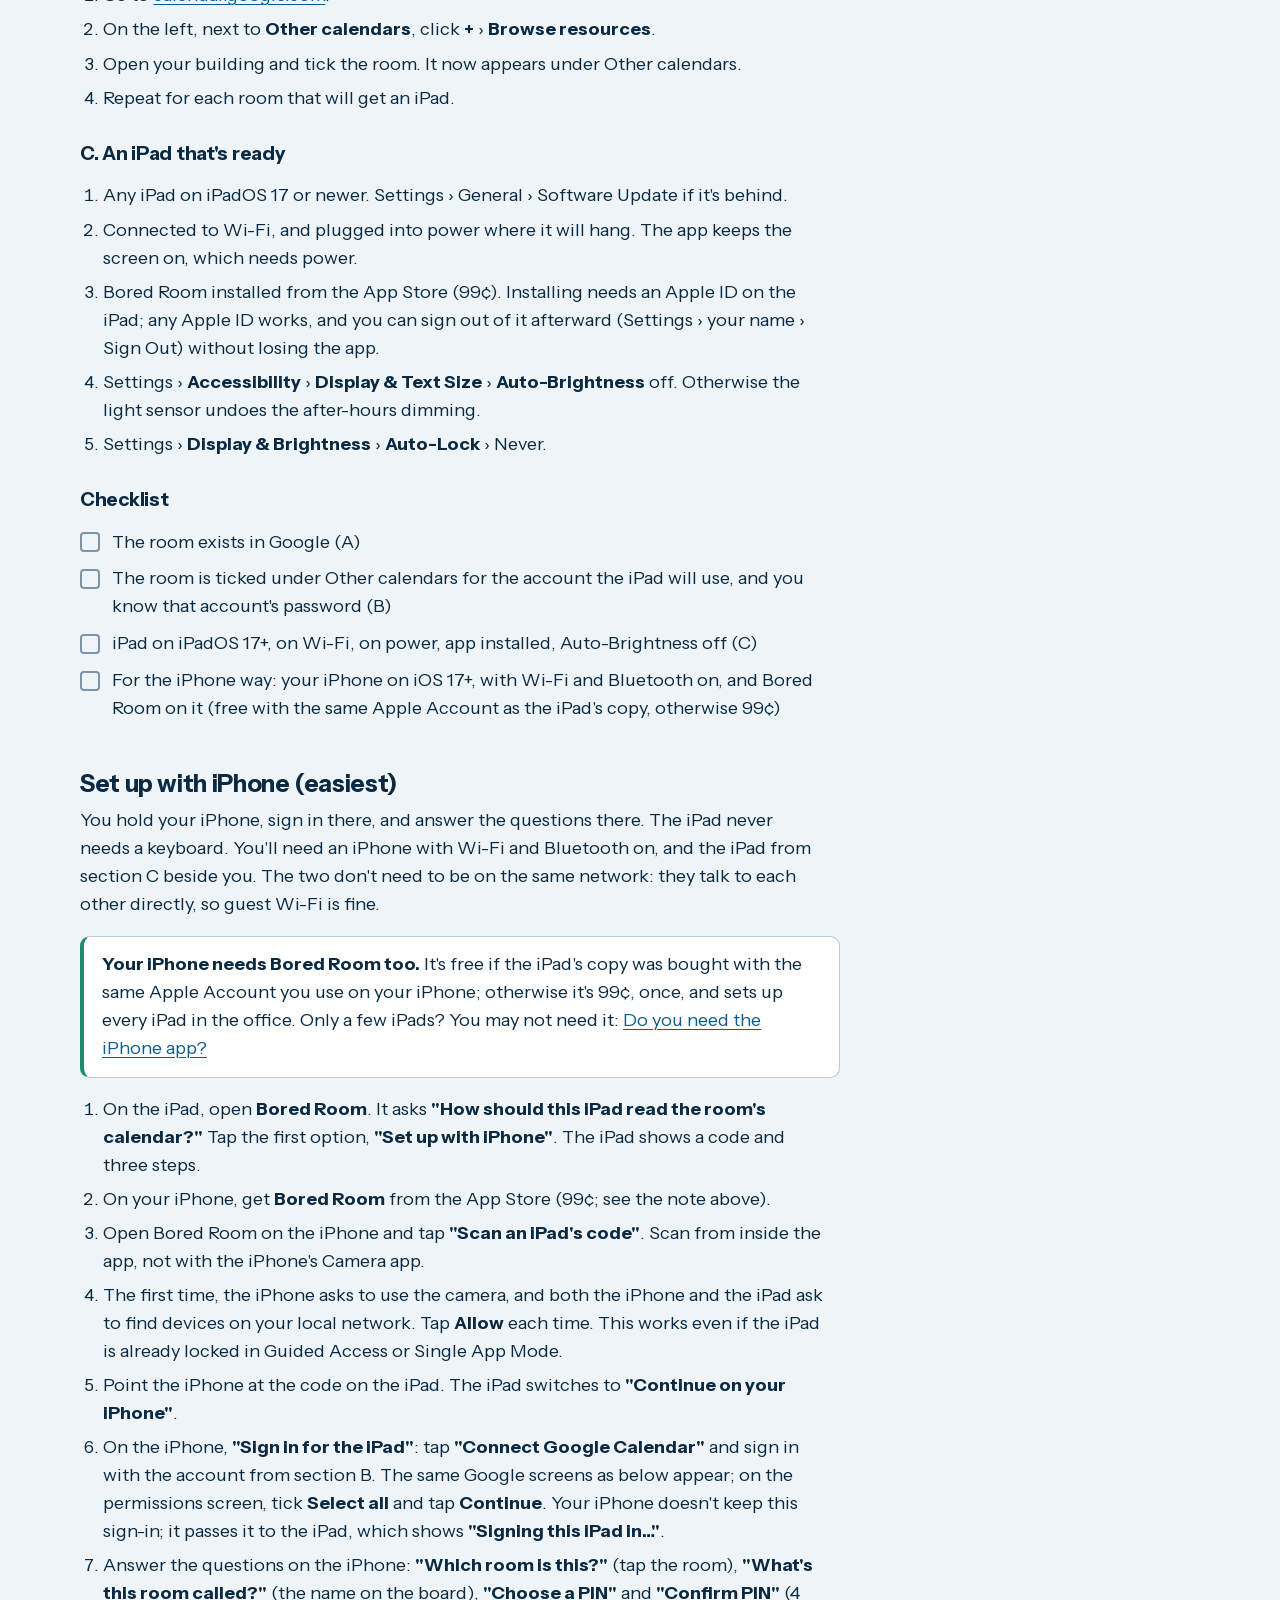
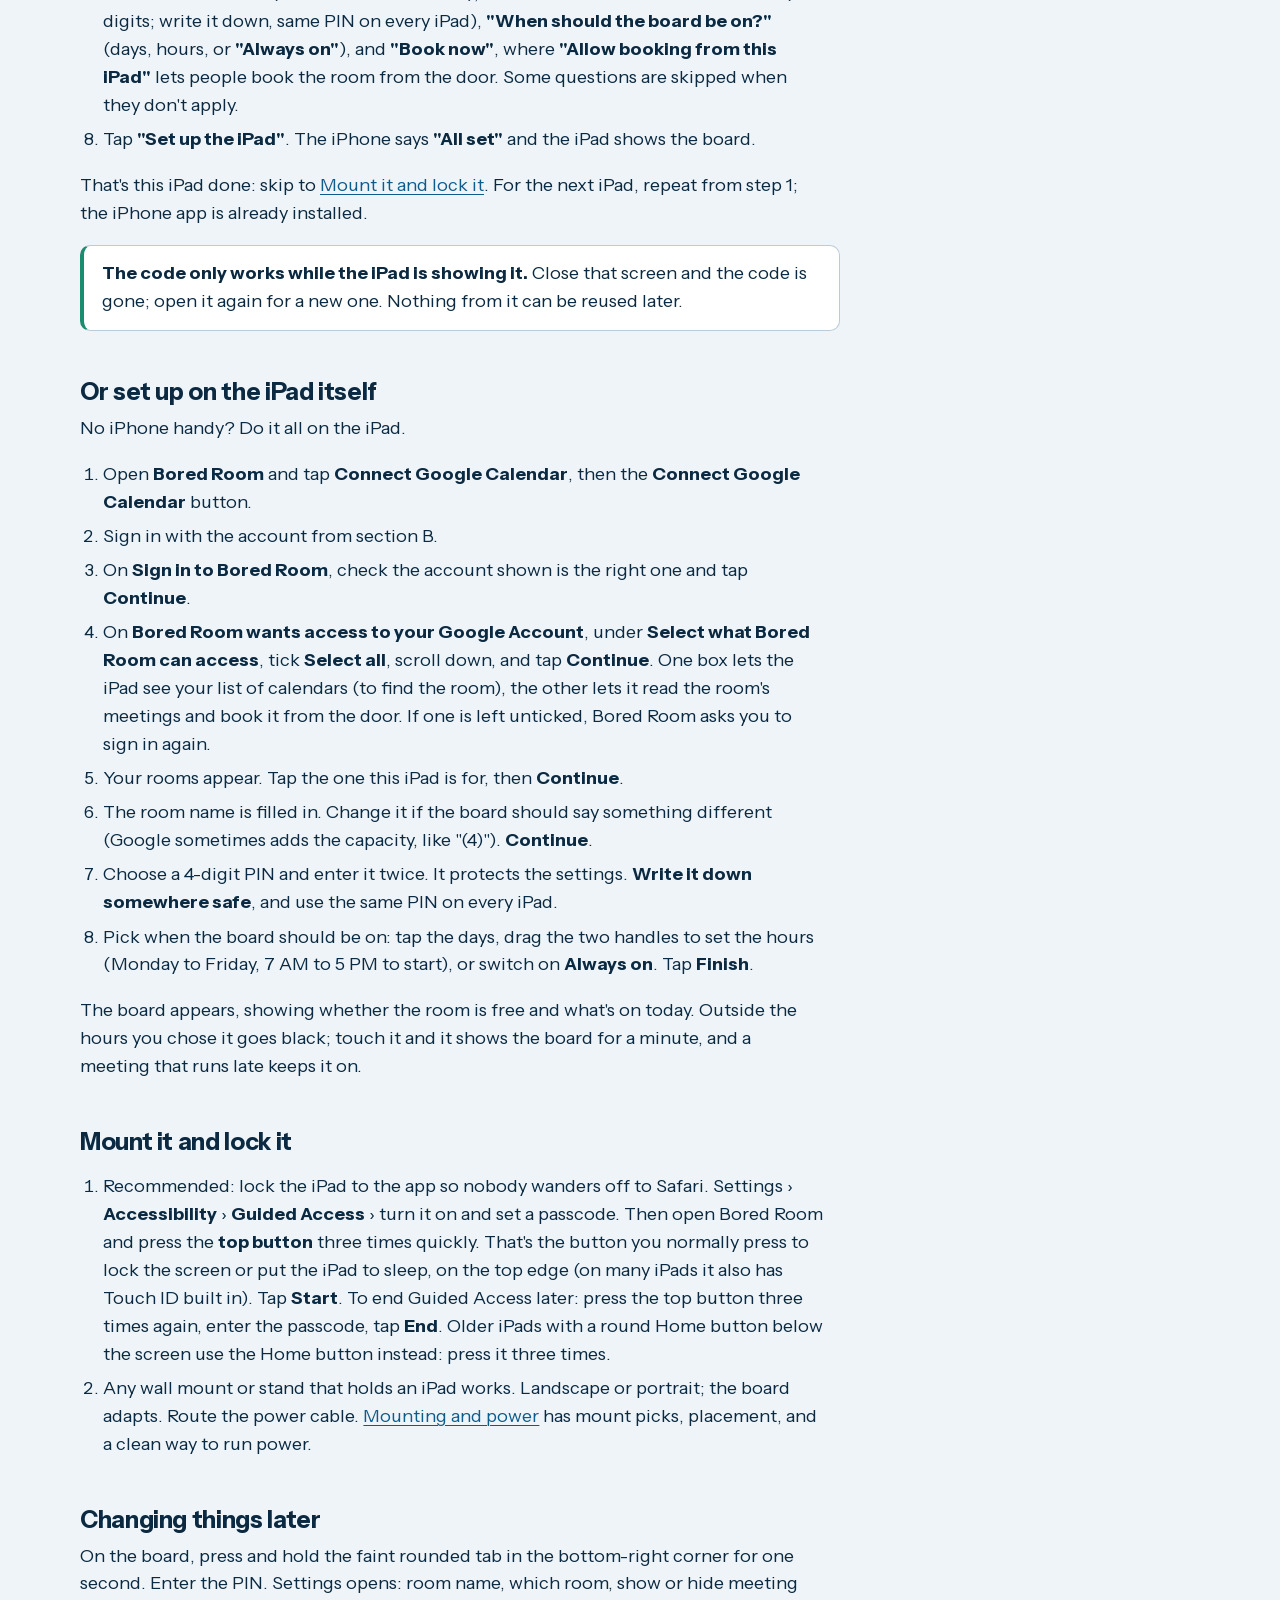
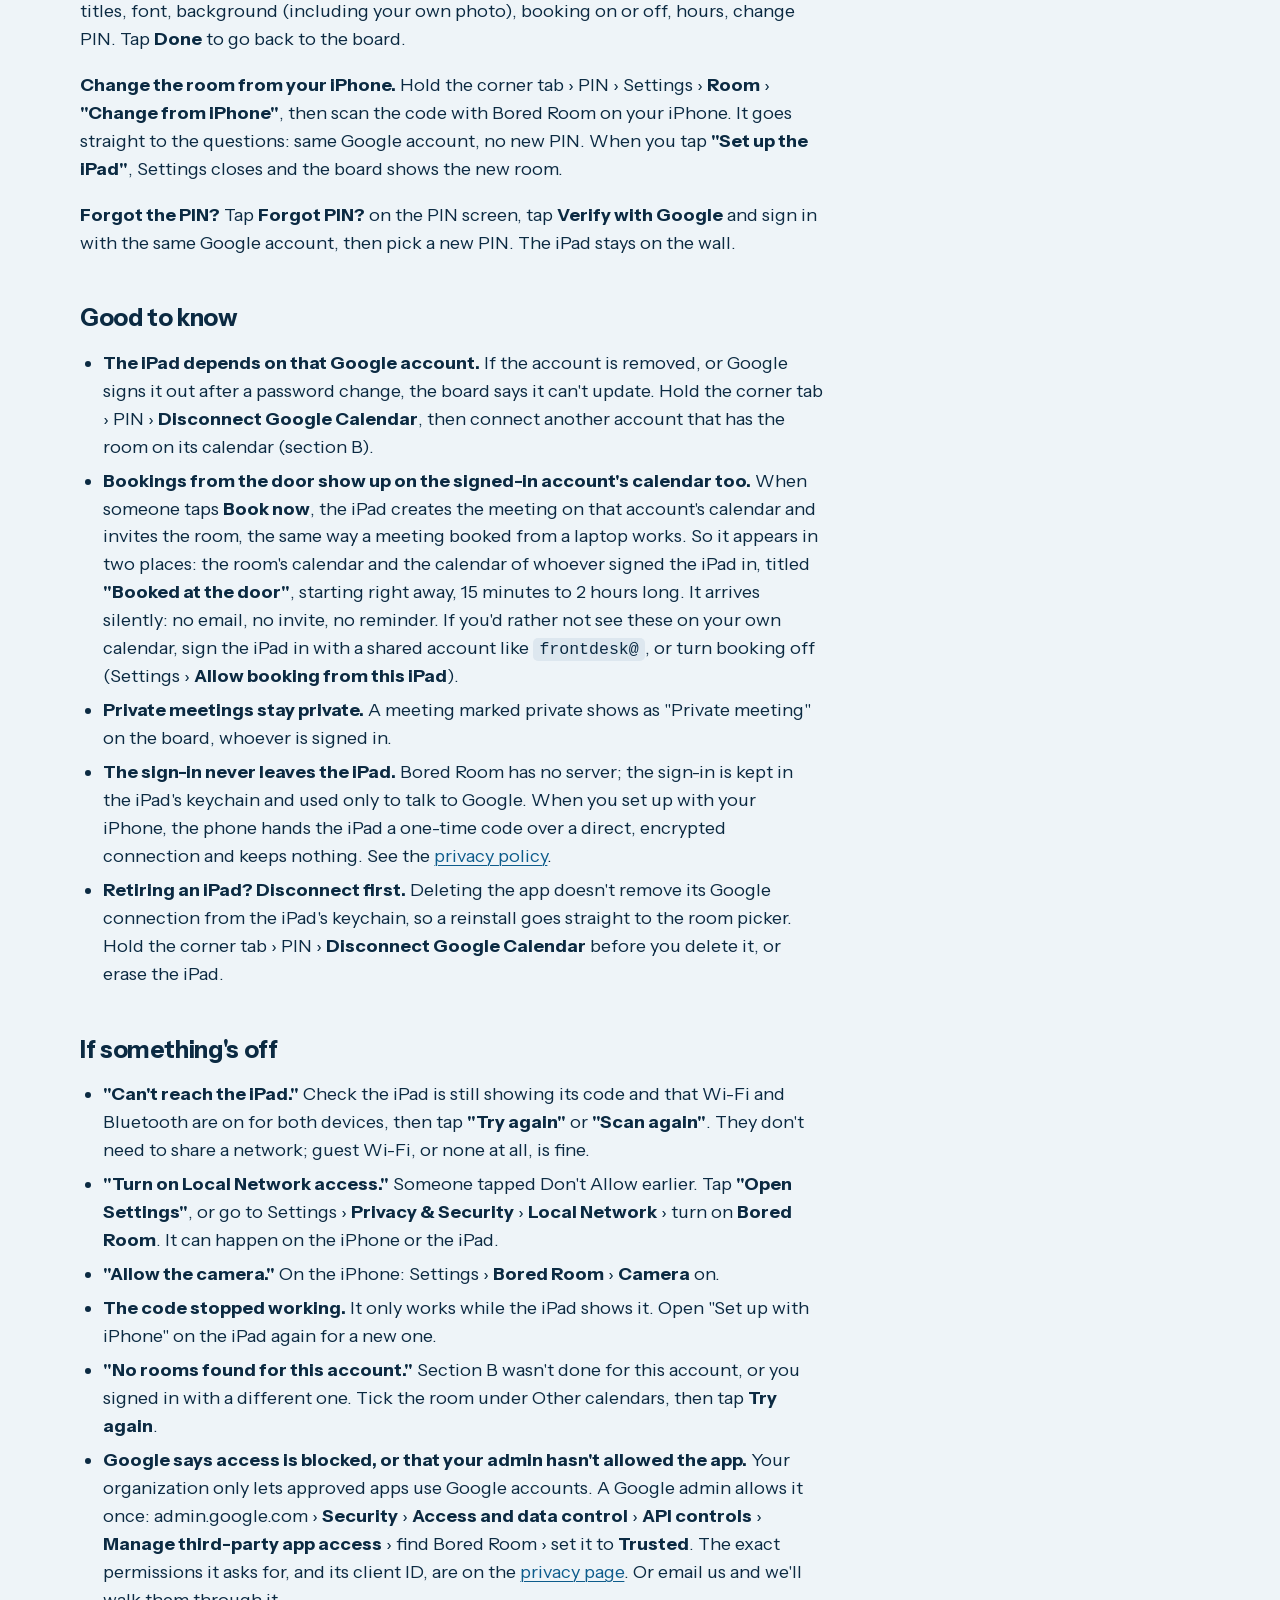
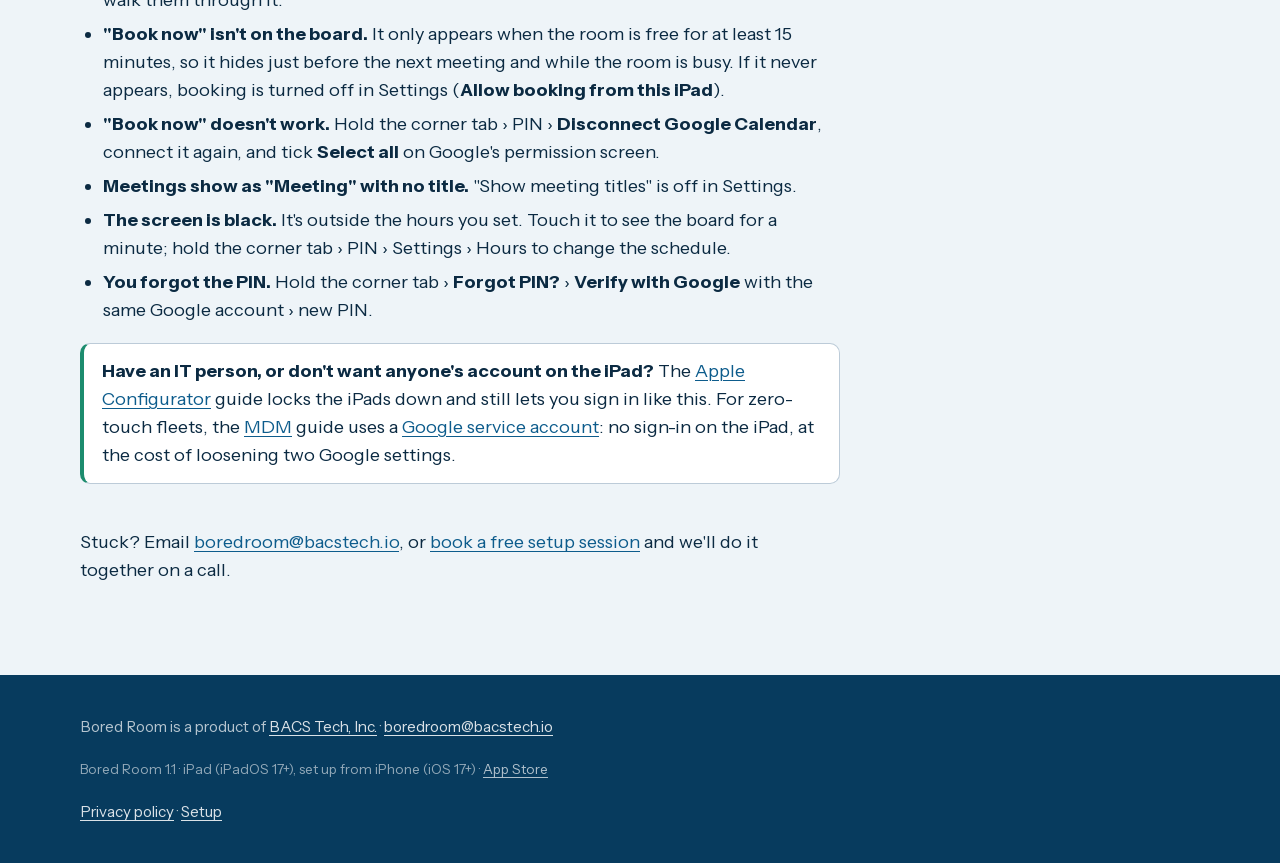
<file: setup-manual.html>
<!doctype html>
<html lang="en">
<head>
<meta charset="utf-8">
<meta http-equiv="Content-Security-Policy" content="default-src 'self'; script-src 'none'; object-src 'none'; base-uri 'self'; form-action 'none'">
<meta name="viewport" content="width=device-width, initial-scale=1">
<title>Set up by hand — Bored Room</title>
<meta name="description" content="Step-by-step setup of Bored Room for an office admin: add the room to your Google Calendar, sign in on the iPad, hang it up.">
<meta property="og:type" content="website">
<meta property="og:site_name" content="Bored Room">
<meta property="og:url" content="https://boredroom.space/setup-manual.html">
<link rel="canonical" href="https://boredroom.space/setup-manual.html">
<meta property="og:title" content="Set up by hand — Bored Room">
<meta property="og:description" content="Step-by-step setup of Bored Room for an office admin: add the room to your Google Calendar, sign in on the iPad, hang it up.">
<meta property="og:image" content="https://boredroom.space/og-image.png">
<meta property="og:image:width" content="1200">
<meta property="og:image:height" content="627">
<meta property="og:image:alt" content="Bored Room on an iPad showing a meeting room as Free, next to the headline The most boring room sign you&#x27;ll ever buy.">
<meta name="twitter:card" content="summary_large_image">
<link rel="icon" type="image/png" sizes="64x64" href="favicon.png">
<link rel="apple-touch-icon" href="apple-touch-icon.png">
<link rel="stylesheet" href="style.css?v=7">
<link rel="stylesheet" href="/menu.css?v=1">
</head>
<body>

<div class="wrap">
  <div class="top">
    <details class="switcher">
        <summary class="brand" aria-label="Bored Room. Switch app"><img src="mark.png" alt="" width="30" height="30"> Bored Room<span class="sw-chev" aria-hidden="true"></span></summary>
        <div class="sw-menu">
          <a class="sw-item sw-current" href="/" aria-current="true"><img src="mark.png" alt="" width="36" height="36"><span><b>Bored Room</b><small>Meeting-room sign · iPad</small></span></a>
          <a class="sw-item" href="https://boredscanner.space"><img src="app-scanner.png" alt="" width="36" height="36"><span><b>Bored Scanner</b><small>Laptop labels to inventory · Soon</small></span></a>
          <span class="sw-item sw-soon"><img src="app-package.png" alt="" width="36" height="36"><span><b>Bored Package</b><small>Front-desk package log · Soon</small></span></span>
          <span class="sw-item sw-soon"><img src="app-guest.png" alt="" width="36" height="36"><span><b>Bored Guest</b><small>Visitor sign-in · Soon</small></span></span>
          <a class="sw-all" href="https://boredsoftware.space">All Bored Software &rarr;</a>
        </div>
      </details>
    <nav class="nav">
        <a href="/#how">How it works</a>
        <a href="privacy.html">Privacy</a>
        <a href="/#faq">FAQ</a>
        <a href="https://boredsoftware.space/support/room.html">Support</a>
        <details class="bmenu"><summary>Menu</summary><div class="bmenu-panel"><div class="bmenu-group bmenu-software"><h4><i></i>Bored Software</h4><ul><li><a href="https://boredsoftware.space/">Apps</a></li><li><a href="https://boredsoftware.space/news.html">News</a></li><li><a href="https://boredsoftware.space/support/">Support</a></li><li><a href="https://boredsoftware.space/about.html">About</a></li></ul></div><div class="bmenu-group bmenu-room"><h4><i></i>Bored Room</h4><ul><li><a href="https://boredroom.space/">Home</a></li><li><a href="https://boredroom.space/setup.html">Setup guides</a></li><li><a href="https://boredroom.space/setup-manual.html" aria-current="page">By hand / iPhone</a></li><li><a href="https://boredroom.space/setup-configurator.html">Apple Configurator</a></li><li><a href="https://boredroom.space/setup-mdm.html">MDM</a></li><li><a href="https://boredroom.space/setup-service-account.html">Service account</a></li><li><a href="https://boredroom.space/mounting.html">Mounting and power</a></li><li><a href="https://boredroom.space/privacy.html">Privacy</a></li><li><a href="https://boredsoftware.space/support/room.html">Support</a></li></ul></div><div class="bmenu-group bmenu-scanner"><h4><i></i>Bored Scanner</h4><ul><li><a href="https://boredscanner.space/">Home</a></li><li><a href="https://boredscanner.space/scanning.html">Scanning</a></li><li><a href="https://boredscanner.space/compare.html">Compare</a></li><li><a href="https://boredscanner.space/privacy.html">Privacy</a></li><li><a href="https://boredsoftware.space/support/scanner.html">Support</a></li></ul></div><div class="bmenu-group bmenu-package"><h4><i></i>Bored Package <small>Soon</small></h4><ul><li><a href="https://boredpackage.space/">Home</a></li><li><a href="https://boredsoftware.space/support/package.html">Support</a></li></ul></div><div class="bmenu-group bmenu-guest"><h4><i></i>Bored Guest <small>Soon</small></h4><ul><li><a href="https://boredguest.space/">Home</a></li><li><a href="https://boredsoftware.space/support/guest.html">Support</a></li></ul></div></div></details>
        
        
        
      </nav>
  </div>
</div>

<main class="wrap article">
  <p class="small"><a href="setup.html">Setup</a> › By hand</p>
  <h1>Set up Bored Room by hand</h1>
  <p class="lede">For an office admin with a few rooms and no IT department. You'll add the room to a Google Calendar, connect that same Google account (from your iPhone, or on the iPad itself), and hang it up. About 15 minutes for the first room, 5 for each one after.</p>
  <p class="print-hint">Print this page with ⌘P (Mac) or Ctrl+P (Windows). Links print with their addresses.</p>

  <h2>Before you start</h2>
  <div class="note"><p><strong>Has the wall been figured out?</strong> Each iPad needs a mount and constant power next to the door, which may mean an outlet or an Ethernet cable run by an electrician. Sort that out first with <a href="mounting.html">Mounting and power</a> and its <a href="mounting-checklist.pdf" download>room planning checklist (PDF)</a>; it's the slow part, and the part with a real cost.</p></div>
  <p>You need three things: the room set up in Google, a Google account that has the room on its calendar, and an iPad that's ready. Use a Mac or PC for sections A and B.</p>

  <h3>A. The room exists in Google</h3>
  <p>If people already add the room to meetings in Google Calendar, skip to B. If not, someone with access to your Google admin console adds it once:</p>
  <ol>
    <li>Go to <a href="https://admin.google.com">admin.google.com</a> › left menu <strong>Directory</strong> › <strong>Buildings and resources</strong> › <strong>Manage resources</strong>.</li>
    <li>If there's no building yet, add one first (<strong>Add building</strong>; the address can be approximate).</li>
    <li>Add a resource (<strong>+</strong>) and fill in:
      <ul>
        <li><strong>Category</strong>: Meeting space</li>
        <li><strong>Type</strong>: Conference room</li>
        <li><strong>Building</strong>: where the room is</li>
        <li><strong>Resource name</strong>: what the room should be called, both in Google Calendar and on the iPad</li>
      </ul>
      Save.</li>
    <li>Repeat for each room. They now show up when anyone creates a meeting.</li>
  </ol>

  <h3 id="room-account">B. Put the room on the calendar of the account the iPad will use</h3>
  <p>The iPad signs in with a Google account and shows whichever room you pick from that account's calendars. Pick the account first:</p>
  <ul>
    <li><strong>Best:</strong> a shared office account, like <code>frontdesk@</code> or <code>office@</code>, if you already have one. It doesn't leave when a person does.</li>
    <li><strong>Fine:</strong> your own work account. Walk-in bookings from the iPad will also show up on your calendar (see <a href="#good-to-know">Good to know</a>). If you ever leave, whoever replaces you signs the iPad in with their account (two minutes).</li>
  </ul>
  <p>Then, signed in as that account:</p>
  <ol>
    <li>Go to <a href="https://calendar.google.com">calendar.google.com</a>.</li>
    <li>On the left, next to <strong>Other calendars</strong>, click <strong>+</strong> › <strong>Browse resources</strong>.</li>
    <li>Open your building and tick the room. It now appears under Other calendars.</li>
    <li>Repeat for each room that will get an iPad.</li>
  </ol>

  <h3>C. An iPad that's ready</h3>
  <ol>
    <li>Any iPad on iPadOS 17 or newer. Settings › General › Software Update if it's behind.</li>
    <li>Connected to Wi-Fi, and plugged into power where it will hang. The app keeps the screen on, which needs power.</li>
    <li>Bored Room installed from the App Store (99¢). Installing needs an Apple ID on the iPad; any Apple ID works, and you can sign out of it afterward (Settings › your name › Sign Out) without losing the app.</li>
    <li>Settings › <strong>Accessibility</strong> › <strong>Display &amp; Text Size</strong> › <strong>Auto-Brightness</strong> off. Otherwise the light sensor undoes the after-hours dimming.</li>
    <li>Settings › <strong>Display &amp; Brightness</strong> › <strong>Auto-Lock</strong> › Never.</li>
  </ol>

  <h3>Checklist</h3>
  <ul class="checklist">
    <li>The room exists in Google (A)</li>
    <li>The room is ticked under Other calendars for the account the iPad will use, and you know that account's password (B)</li>
    <li>iPad on iPadOS 17+, on Wi-Fi, on power, app installed, Auto-Brightness off (C)</li>
    <li>For the iPhone way: your iPhone on iOS 17+, with Wi-Fi and Bluetooth on, and Bored Room on it (free with the same Apple Account as the iPad's copy, otherwise 99¢)</li>
  </ul>

  <h2 id="iphone">Set up with iPhone (easiest)</h2>
  <p>You hold your iPhone, sign in there, and answer the questions there. The iPad never needs a keyboard. You'll need an iPhone with Wi-Fi and Bluetooth on, and the iPad from section C beside you. The two don't need to be on the same network: they talk to each other directly, so guest Wi-Fi is fine.</p>
  <div class="note">
    <p><strong>Your iPhone needs Bored Room too.</strong> It's free if the iPad's copy was bought with the same Apple Account you use on your iPhone; otherwise it's 99¢, once, and sets up every iPad in the office. Only a few iPads? You may not need it: <a href="setup.html#iphone-app">Do you need the iPhone app?</a></p>
  </div>
  <ol>
    <li>On the iPad, open <strong>Bored Room</strong>. It asks <strong>"How should this iPad read the room's calendar?"</strong> Tap the first option, <strong>"Set up with iPhone"</strong>. The iPad shows a code and three steps.</li>
    <li>On your iPhone, get <strong>Bored Room</strong> from the App Store (99¢; see the note above).</li>
    <li>Open Bored Room on the iPhone and tap <strong>"Scan an iPad's code"</strong>. Scan from inside the app, not with the iPhone's Camera app.</li>
    <li>The first time, the iPhone asks to use the camera, and both the iPhone and the iPad ask to find devices on your local network. Tap <strong>Allow</strong> each time. This works even if the iPad is already locked in Guided Access or Single App Mode.</li>
    <li>Point the iPhone at the code on the iPad. The iPad switches to <strong>"Continue on your iPhone"</strong>.</li>
    <li>On the iPhone, <strong>"Sign in for the iPad"</strong>: tap <strong>"Connect Google Calendar"</strong> and sign in with the account from section B. The same Google screens as below appear; on the permissions screen, tick <strong>Select all</strong> and tap <strong>Continue</strong>. Your iPhone doesn't keep this sign-in; it passes it to the iPad, which shows <strong>"Signing this iPad in…"</strong>.</li>
    <li>Answer the questions on the iPhone: <strong>"Which room is this?"</strong> (tap the room), <strong>"What's this room called?"</strong> (the name on the board), <strong>"Choose a PIN"</strong> and <strong>"Confirm PIN"</strong> (4 digits; write it down, same PIN on every iPad), <strong>"When should the board be on?"</strong> (days, hours, or <strong>"Always on"</strong>), and <strong>"Book now"</strong>, where <strong>"Allow booking from this iPad"</strong> lets people book the room from the door. Some questions are skipped when they don't apply.</li>
    <li>Tap <strong>"Set up the iPad"</strong>. The iPhone says <strong>"All set"</strong> and the iPad shows the board.</li>
  </ol>
  <p>That's this iPad done: skip to <a href="#mount">Mount it and lock it</a>. For the next iPad, repeat from step 1; the iPhone app is already installed.</p>
  <div class="note">
    <p><strong>The code only works while the iPad is showing it.</strong> Close that screen and the code is gone; open it again for a new one. Nothing from it can be reused later.</p>
  </div>

  <h2>Or set up on the iPad itself</h2>
  <p>No iPhone handy? Do it all on the iPad.</p>
  <ol>
    <li>Open <strong>Bored Room</strong> and tap <strong>Connect Google Calendar</strong>, then the <strong>Connect Google Calendar</strong> button.</li>
    <li>Sign in with the account from section B.</li>
    <li>On <strong>Sign in to Bored Room</strong>, check the account shown is the right one and tap <strong>Continue</strong>.</li>
    <li>On <strong>Bored Room wants access to your Google Account</strong>, under <strong>Select what Bored Room can access</strong>, tick <strong>Select all</strong>, scroll down, and tap <strong>Continue</strong>. One box lets the iPad see your list of calendars (to find the room), the other lets it read the room's meetings and book it from the door. If one is left unticked, Bored Room asks you to sign in again.</li>
    <li>Your rooms appear. Tap the one this iPad is for, then <strong>Continue</strong>.</li>
    <li>The room name is filled in. Change it if the board should say something different (Google sometimes adds the capacity, like "(4)"). <strong>Continue</strong>.</li>
    <li>Choose a 4-digit PIN and enter it twice. It protects the settings. <strong>Write it down somewhere safe</strong>, and use the same PIN on every iPad.</li>
    <li>Pick when the board should be on: tap the days, drag the two handles to set the hours (Monday to Friday, 7 AM to 5 PM to start), or switch on <strong>Always on</strong>. Tap <strong>Finish</strong>.</li>
  </ol>
  <p>The board appears, showing whether the room is free and what's on today. Outside the hours you chose it goes black; touch it and it shows the board for a minute, and a meeting that runs late keeps it on.</p>

  <h2 id="mount">Mount it and lock it</h2>
  <ol>
    <li>Recommended: lock the iPad to the app so nobody wanders off to Safari. Settings › <strong>Accessibility</strong> › <strong>Guided Access</strong> › turn it on and set a passcode. Then open Bored Room and press the <strong>top button</strong> three times quickly. That's the button you normally press to lock the screen or put the iPad to sleep, on the top edge (on many iPads it also has Touch ID built in). Tap <strong>Start</strong>. To end Guided Access later: press the top button three times again, enter the passcode, tap <strong>End</strong>. Older iPads with a round Home button below the screen use the Home button instead: press it three times.</li>
    <li>Any wall mount or stand that holds an iPad works. Landscape or portrait; the board adapts. Route the power cable. <a href="mounting.html">Mounting and power</a> has mount picks, placement, and a clean way to run power.</li>
  </ol>

  <h2>Changing things later</h2>
  <p>On the board, press and hold the faint rounded tab in the bottom-right corner for one second. Enter the PIN. Settings opens: room name, which room, show or hide meeting titles, font, background (including your own photo), booking on or off, hours, change PIN. Tap <strong>Done</strong> to go back to the board.</p>
  <p><strong>Change the room from your iPhone.</strong> Hold the corner tab › PIN › Settings › <strong>Room</strong> › <strong>"Change from iPhone"</strong>, then scan the code with Bored Room on your iPhone. It goes straight to the questions: same Google account, no new PIN. When you tap <strong>"Set up the iPad"</strong>, Settings closes and the board shows the new room.</p>
  <p><strong>Forgot the PIN?</strong> Tap <strong>Forgot PIN?</strong> on the PIN screen, tap <strong>Verify with Google</strong> and sign in with the same Google account, then pick a new PIN. The iPad stays on the wall.</p>

  <h2 id="good-to-know">Good to know</h2>
  <ul>
    <li><strong>The iPad depends on that Google account.</strong> If the account is removed, or Google signs it out after a password change, the board says it can't update. Hold the corner tab › PIN › <strong>Disconnect Google Calendar</strong>, then connect another account that has the room on its calendar (section B).</li>
    <li><strong>Bookings from the door show up on the signed-in account's calendar too.</strong> When someone taps <strong>Book now</strong>, the iPad creates the meeting on that account's calendar and invites the room, the same way a meeting booked from a laptop works. So it appears in two places: the room's calendar and the calendar of whoever signed the iPad in, titled <strong>"Booked at the door"</strong>, starting right away, 15 minutes to 2 hours long. It arrives silently: no email, no invite, no reminder. If you'd rather not see these on your own calendar, sign the iPad in with a shared account like <code>frontdesk@</code>, or turn booking off (Settings › <strong>Allow booking from this iPad</strong>).</li>
    <li><strong>Private meetings stay private.</strong> A meeting marked private shows as "Private meeting" on the board, whoever is signed in.</li>
    <li><strong>The sign-in never leaves the iPad.</strong> Bored Room has no server; the sign-in is kept in the iPad's keychain and used only to talk to Google. When you set up with your iPhone, the phone hands the iPad a one-time code over a direct, encrypted connection and keeps nothing. See the <a href="privacy.html">privacy policy</a>.</li>
    <li><strong>Retiring an iPad? Disconnect first.</strong> Deleting the app doesn't remove its Google connection from the iPad's keychain, so a reinstall goes straight to the room picker. Hold the corner tab › PIN › <strong>Disconnect Google Calendar</strong> before you delete it, or erase the iPad.</li>
  </ul>

  <h2>If something's off</h2>
  <ul>
    <li><strong>"Can't reach the iPad."</strong> Check the iPad is still showing its code and that Wi-Fi and Bluetooth are on for both devices, then tap <strong>"Try again"</strong> or <strong>"Scan again"</strong>. They don't need to share a network; guest Wi-Fi, or none at all, is fine.</li>
    <li><strong>"Turn on Local Network access."</strong> Someone tapped Don't Allow earlier. Tap <strong>"Open Settings"</strong>, or go to Settings › <strong>Privacy &amp; Security</strong> › <strong>Local Network</strong> › turn on <strong>Bored Room</strong>. It can happen on the iPhone or the iPad.</li>
    <li><strong>"Allow the camera."</strong> On the iPhone: Settings › <strong>Bored Room</strong> › <strong>Camera</strong> on.</li>
    <li><strong>The code stopped working.</strong> It only works while the iPad shows it. Open "Set up with iPhone" on the iPad again for a new one.</li>
    <li><strong>"No rooms found for this account."</strong> Section B wasn't done for this account, or you signed in with a different one. Tick the room under Other calendars, then tap <strong>Try again</strong>.</li>
    <li><strong>Google says access is blocked, or that your admin hasn't allowed the app.</strong> Your organization only lets approved apps use Google accounts. A Google admin allows it once: admin.google.com › <strong>Security</strong> › <strong>Access and data control</strong> › <strong>API controls</strong> › <strong>Manage third-party app access</strong> › find Bored Room › set it to <strong>Trusted</strong>. The exact permissions it asks for, and its client ID, are on the <a href="privacy.html#google-permissions">privacy page</a>. Or email us and we'll walk them through it.</li>
    <li><strong>"Book now" isn't on the board.</strong> It only appears when the room is free for at least 15 minutes, so it hides just before the next meeting and while the room is busy. If it never appears, booking is turned off in Settings (<strong>Allow booking from this iPad</strong>).</li>
    <li><strong>"Book now" doesn't work.</strong> Hold the corner tab › PIN › <strong>Disconnect Google Calendar</strong>, connect it again, and tick <strong>Select all</strong> on Google's permission screen.</li>
    <li><strong>Meetings show as "Meeting" with no title.</strong> "Show meeting titles" is off in Settings.</li>
    <li><strong>The screen is black.</strong> It's outside the hours you set. Touch it to see the board for a minute; hold the corner tab › PIN › Settings › Hours to change the schedule.</li>
    <li><strong>You forgot the PIN.</strong> Hold the corner tab › <strong>Forgot PIN?</strong> › <strong>Verify with Google</strong> with the same Google account › new PIN.</li>
  </ul>

  <div class="note">
    <p><strong>Have an IT person, or don't want anyone's account on the iPad?</strong> The <a href="setup-configurator.html">Apple Configurator</a> guide locks the iPads down and still lets you sign in like this. For zero-touch fleets, the <a href="setup-mdm.html">MDM</a> guide uses a <a href="setup-service-account.html">Google service account</a>: no sign-in on the iPad, at the cost of loosening two Google settings.</p>
  </div>

  <p class="u-mt-2-5em">Stuck? Email <a href="mailto:boredroom@bacstech.io">boredroom@bacstech.io</a>, or <a href="mailto:boredroom@bacstech.io?subject=Free%20setup%20session">book a free setup session</a> and we'll do it together on a call.</p>
</main>

<footer>
  <div class="wrap">
    <div>Bored Room is a product of <a href="https://www.bacstech.io">BACS Tech, Inc.</a> &middot; <a href="mailto:boredroom@bacstech.io">boredroom@bacstech.io</a></div>
    <div class="ver">Bored Room 1.1 &middot; iPad (iPadOS 17+), set up from iPhone (iOS 17+) &middot; <a href="https://apps.apple.com/app/id6822410239">App Store</a></div>
    <div><a href="privacy.html">Privacy policy</a> &middot; <a href="setup.html">Setup</a></div>
  </div>
</footer>

</body>
</html>
</file>
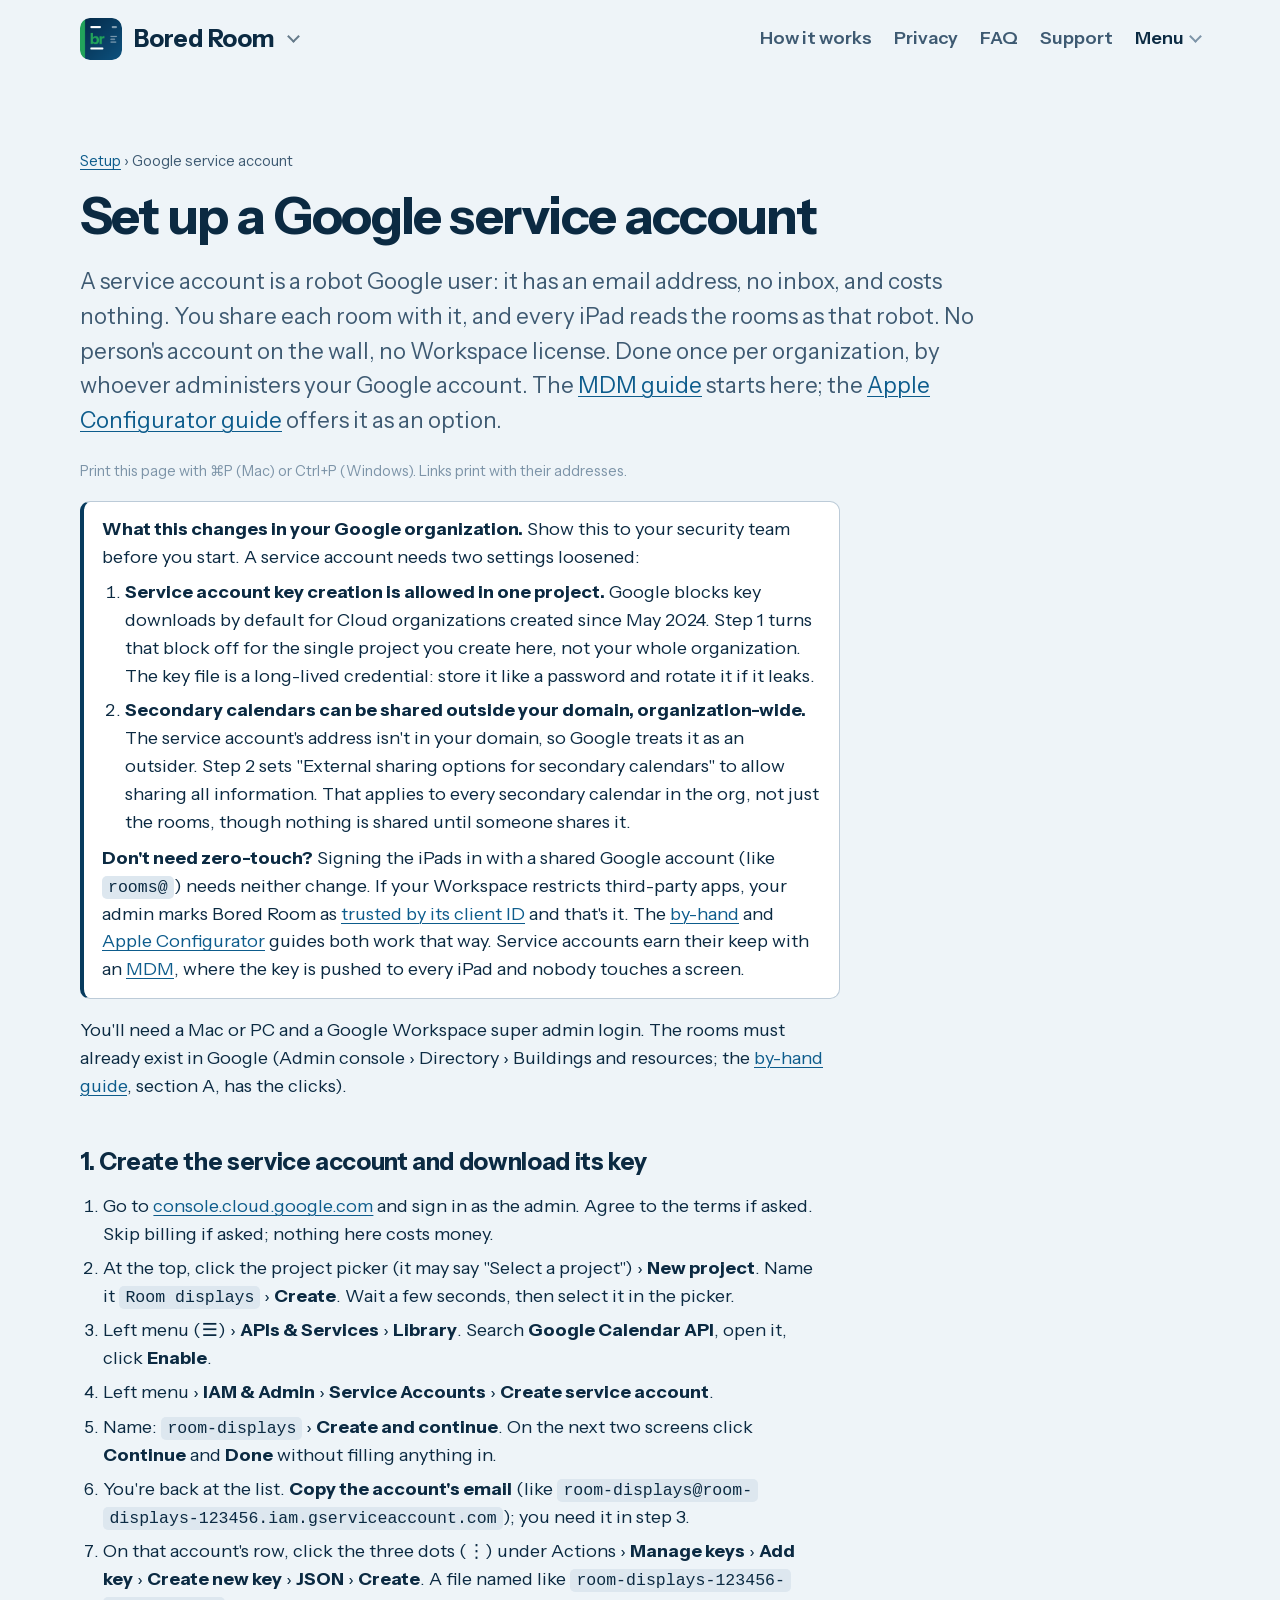
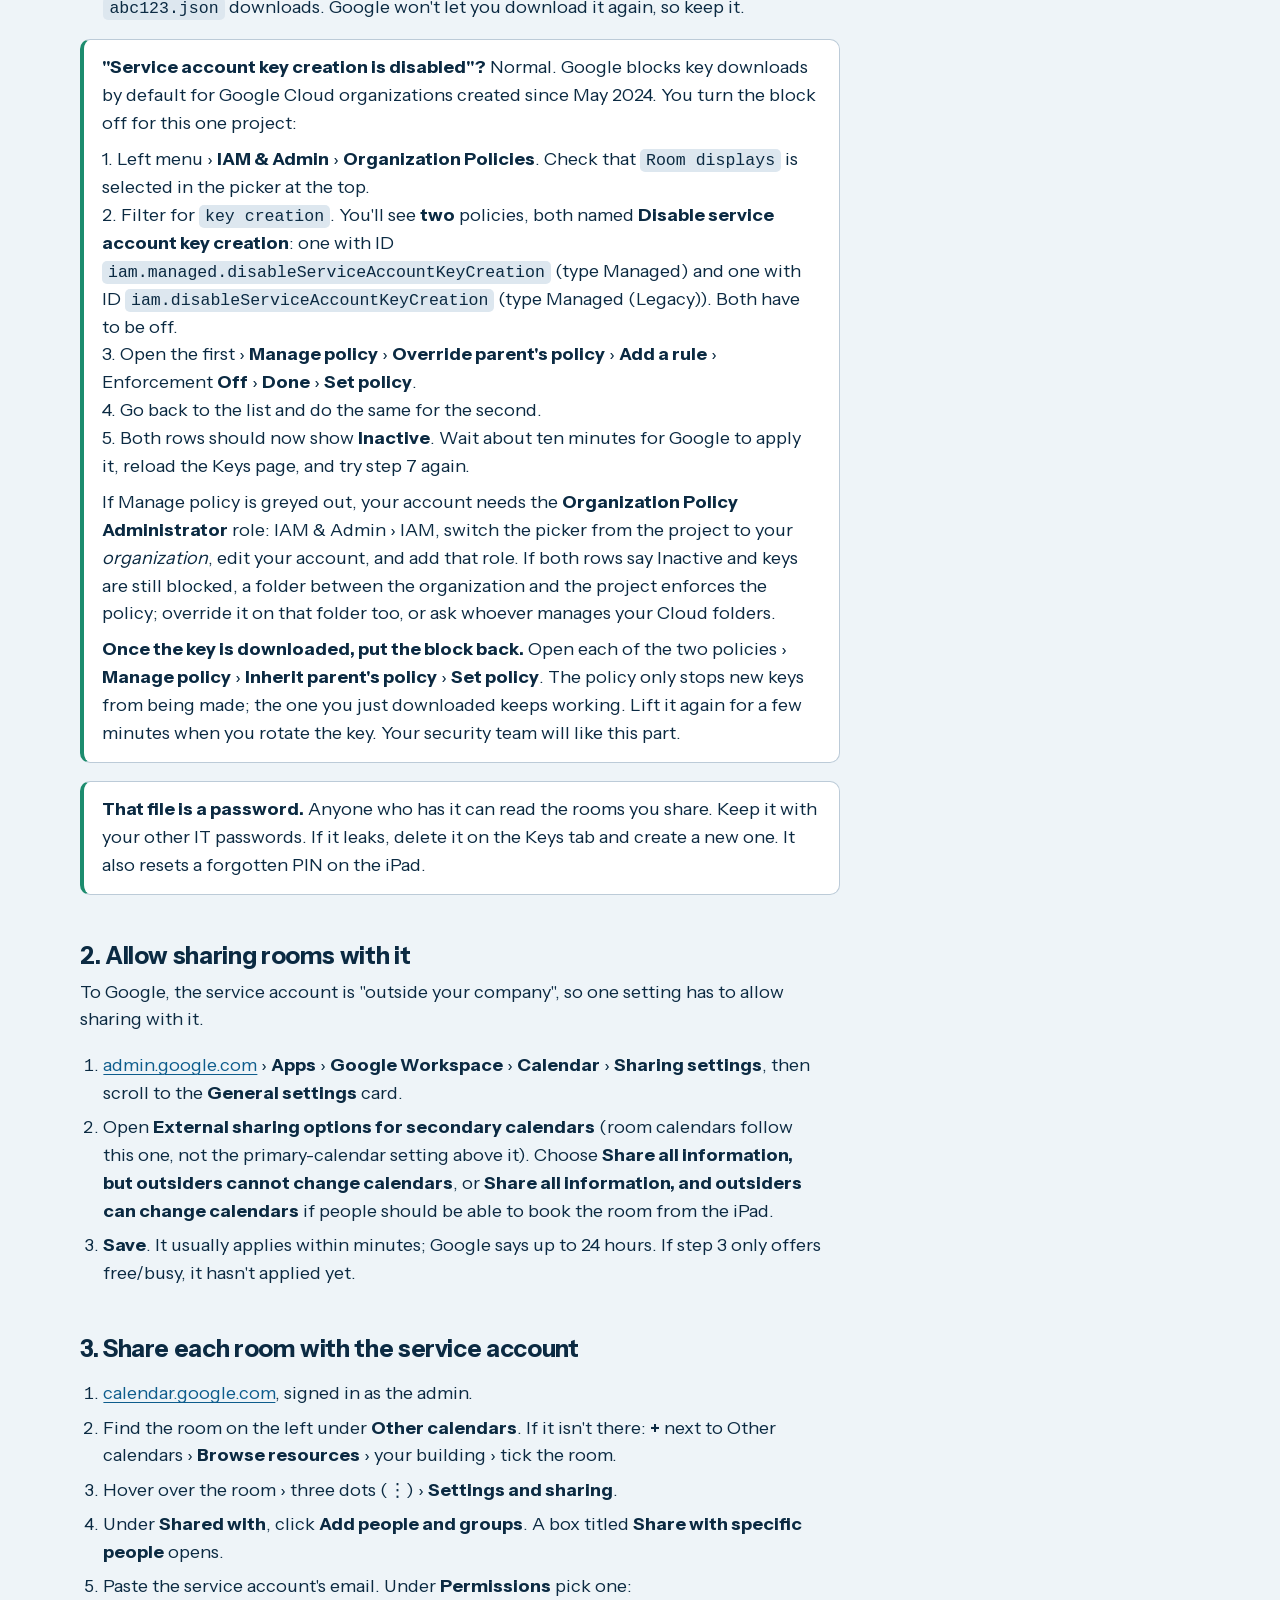
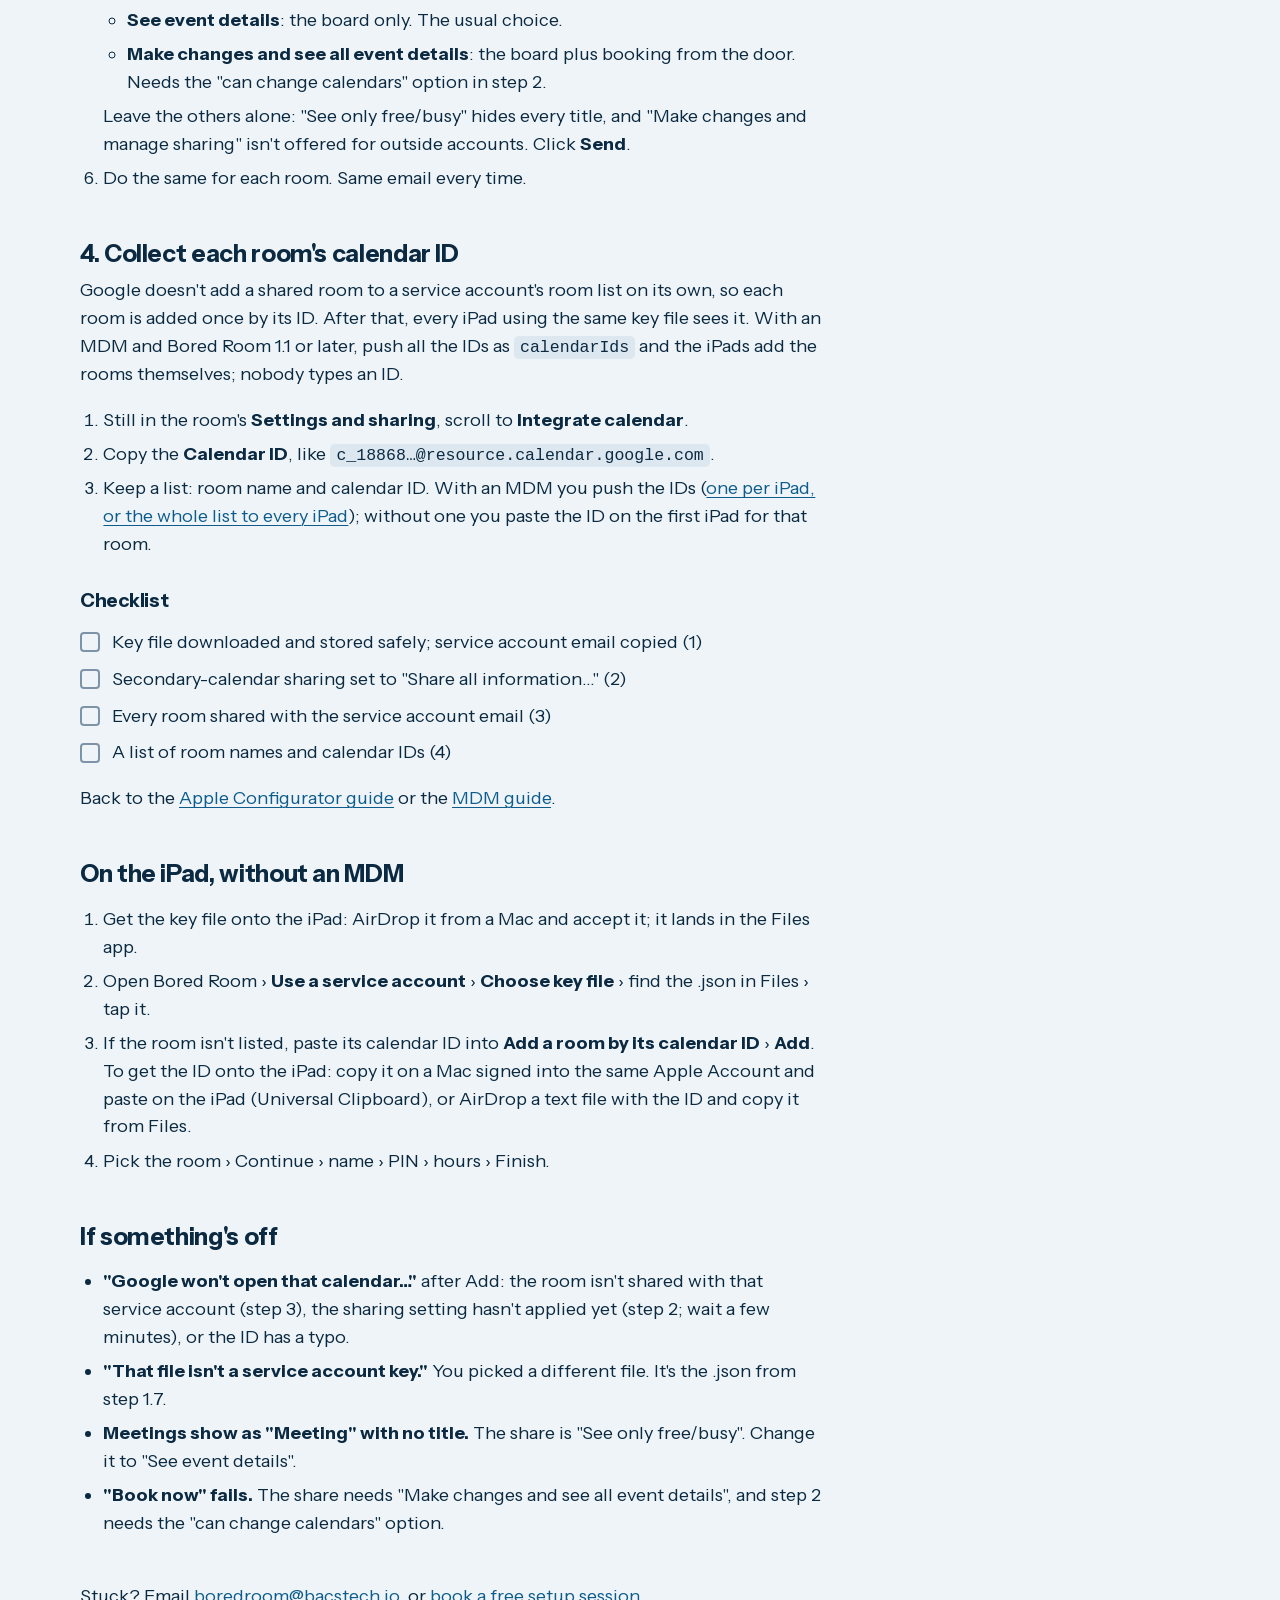
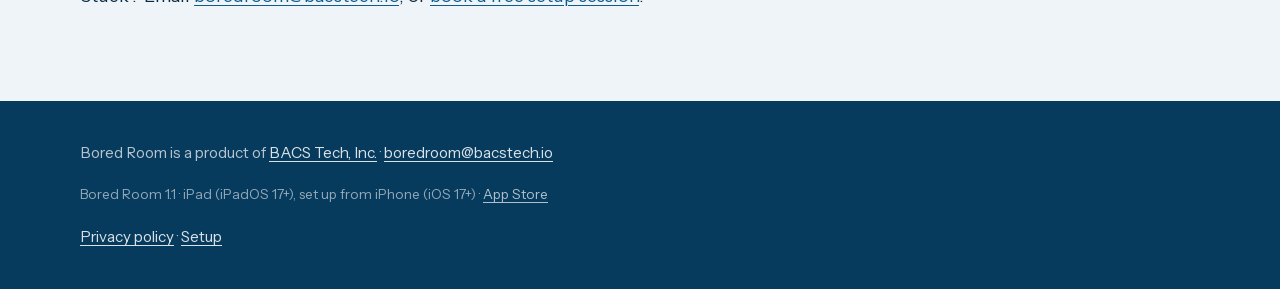
<file: setup-service-account.html>
<!doctype html>
<html lang="en">
<head>
<meta charset="utf-8">
<meta http-equiv="Content-Security-Policy" content="default-src 'self'; script-src 'none'; object-src 'none'; base-uri 'self'; form-action 'none'">
<meta name="viewport" content="width=device-width, initial-scale=1">
<title>Google service account — Bored Room</title>
<meta name="description" content="Create a Google service account for Bored Room, share your rooms with it, and collect the calendar IDs. Used by the Apple Configurator and MDM guides.">
<meta property="og:type" content="website">
<meta property="og:site_name" content="Bored Room">
<meta property="og:url" content="https://boredroom.space/setup-service-account.html">
<link rel="canonical" href="https://boredroom.space/setup-service-account.html">
<meta property="og:title" content="Google service account — Bored Room">
<meta property="og:description" content="Create a Google service account for Bored Room, share your rooms with it, and collect the calendar IDs. Used by the Apple Configurator and MDM guides.">
<meta property="og:image" content="https://boredroom.space/og-image.png">
<meta property="og:image:width" content="1200">
<meta property="og:image:height" content="627">
<meta property="og:image:alt" content="Bored Room on an iPad showing a meeting room as Free, next to the headline The most boring room sign you&#x27;ll ever buy.">
<meta name="twitter:card" content="summary_large_image">
<link rel="icon" type="image/png" sizes="64x64" href="favicon.png">
<link rel="apple-touch-icon" href="apple-touch-icon.png">
<link rel="stylesheet" href="style.css?v=7">
<link rel="stylesheet" href="/menu.css?v=1">
</head>
<body>

<div class="wrap">
  <div class="top">
    <details class="switcher">
        <summary class="brand" aria-label="Bored Room. Switch app"><img src="mark.png" alt="" width="30" height="30"> Bored Room<span class="sw-chev" aria-hidden="true"></span></summary>
        <div class="sw-menu">
          <a class="sw-item sw-current" href="/" aria-current="true"><img src="mark.png" alt="" width="36" height="36"><span><b>Bored Room</b><small>Meeting-room sign · iPad</small></span></a>
          <a class="sw-item" href="https://boredscanner.space"><img src="app-scanner.png" alt="" width="36" height="36"><span><b>Bored Scanner</b><small>Laptop labels to inventory · Soon</small></span></a>
          <span class="sw-item sw-soon"><img src="app-package.png" alt="" width="36" height="36"><span><b>Bored Package</b><small>Front-desk package log · Soon</small></span></span>
          <span class="sw-item sw-soon"><img src="app-guest.png" alt="" width="36" height="36"><span><b>Bored Guest</b><small>Visitor sign-in · Soon</small></span></span>
          <a class="sw-all" href="https://boredsoftware.space">All Bored Software &rarr;</a>
        </div>
      </details>
    <nav class="nav">
        <a href="/#how">How it works</a>
        <a href="privacy.html">Privacy</a>
        <a href="/#faq">FAQ</a>
        <a href="https://boredsoftware.space/support/room.html">Support</a>
        <details class="bmenu"><summary>Menu</summary><div class="bmenu-panel"><div class="bmenu-group bmenu-software"><h4><i></i>Bored Software</h4><ul><li><a href="https://boredsoftware.space/">Apps</a></li><li><a href="https://boredsoftware.space/news.html">News</a></li><li><a href="https://boredsoftware.space/support/">Support</a></li><li><a href="https://boredsoftware.space/about.html">About</a></li></ul></div><div class="bmenu-group bmenu-room"><h4><i></i>Bored Room</h4><ul><li><a href="https://boredroom.space/">Home</a></li><li><a href="https://boredroom.space/setup.html">Setup guides</a></li><li><a href="https://boredroom.space/setup-manual.html">By hand / iPhone</a></li><li><a href="https://boredroom.space/setup-configurator.html">Apple Configurator</a></li><li><a href="https://boredroom.space/setup-mdm.html">MDM</a></li><li><a href="https://boredroom.space/setup-service-account.html" aria-current="page">Service account</a></li><li><a href="https://boredroom.space/mounting.html">Mounting and power</a></li><li><a href="https://boredroom.space/privacy.html">Privacy</a></li><li><a href="https://boredsoftware.space/support/room.html">Support</a></li></ul></div><div class="bmenu-group bmenu-scanner"><h4><i></i>Bored Scanner</h4><ul><li><a href="https://boredscanner.space/">Home</a></li><li><a href="https://boredscanner.space/scanning.html">Scanning</a></li><li><a href="https://boredscanner.space/compare.html">Compare</a></li><li><a href="https://boredscanner.space/privacy.html">Privacy</a></li><li><a href="https://boredsoftware.space/support/scanner.html">Support</a></li></ul></div><div class="bmenu-group bmenu-package"><h4><i></i>Bored Package <small>Soon</small></h4><ul><li><a href="https://boredpackage.space/">Home</a></li><li><a href="https://boredsoftware.space/support/package.html">Support</a></li></ul></div><div class="bmenu-group bmenu-guest"><h4><i></i>Bored Guest <small>Soon</small></h4><ul><li><a href="https://boredguest.space/">Home</a></li><li><a href="https://boredsoftware.space/support/guest.html">Support</a></li></ul></div></div></details>
        
        
        
      </nav>
  </div>
</div>

<main class="wrap article">
  <p class="small"><a href="setup.html">Setup</a> › Google service account</p>
  <h1>Set up a Google service account</h1>
  <p class="lede">A service account is a robot Google user: it has an email address, no inbox, and costs nothing. You share each room with it, and every iPad reads the rooms as that robot. No person's account on the wall, no Workspace license. Done once per organization, by whoever administers your Google account. The <a href="setup-mdm.html">MDM guide</a> starts here; the <a href="setup-configurator.html">Apple Configurator guide</a> offers it as an option.</p>
  <p class="print-hint">Print this page with ⌘P (Mac) or Ctrl+P (Windows). Links print with their addresses.</p>

  <div class="note u-bl-midnight">
    <p><strong>What this changes in your Google organization.</strong> Show this to your security team before you start. A service account needs two settings loosened:</p>
    <ol class="u-my-8">
      <li><strong>Service account key creation is allowed in one project.</strong> Google blocks key downloads by default for Cloud organizations created since May 2024. Step 1 turns that block off for the single project you create here, not your whole organization. The key file is a long-lived credential: store it like a password and rotate it if it leaks.</li>
      <li><strong>Secondary calendars can be shared outside your domain, organization-wide.</strong> The service account's address isn't in your domain, so Google treats it as an outsider. Step 2 sets "External sharing options for secondary calendars" to allow sharing all information. That applies to every secondary calendar in the org, not just the rooms, though nothing is shared until someone shares it.</li>
    </ol>
    <p><strong>Don't need zero-touch?</strong> Signing the iPads in with a shared Google account (like <code>rooms@</code>) needs neither change. If your Workspace restricts third-party apps, your admin marks Bored Room as <a href="privacy.html#google-permissions">trusted by its client ID</a> and that's it. The <a href="setup-manual.html">by-hand</a> and <a href="setup-configurator.html">Apple Configurator</a> guides both work that way. Service accounts earn their keep with an <a href="setup-mdm.html">MDM</a>, where the key is pushed to every iPad and nobody touches a screen.</p>
  </div>

  <p>You'll need a Mac or PC and a Google Workspace super admin login. The rooms must already exist in Google (Admin console › Directory › Buildings and resources; the <a href="setup-manual.html">by-hand guide</a>, section A, has the clicks).</p>

  <h2>1. Create the service account and download its key</h2>
  <ol>
    <li>Go to <a href="https://console.cloud.google.com">console.cloud.google.com</a> and sign in as the admin. Agree to the terms if asked. Skip billing if asked; nothing here costs money.</li>
    <li>At the top, click the project picker (it may say "Select a project") › <strong>New project</strong>. Name it <code>Room displays</code> › <strong>Create</strong>. Wait a few seconds, then select it in the picker.</li>
    <li>Left menu (☰) › <strong>APIs &amp; Services</strong> › <strong>Library</strong>. Search <strong>Google Calendar API</strong>, open it, click <strong>Enable</strong>.</li>
    <li>Left menu › <strong>IAM &amp; Admin</strong> › <strong>Service Accounts</strong> › <strong>Create service account</strong>.</li>
    <li>Name: <code>room-displays</code> › <strong>Create and continue</strong>. On the next two screens click <strong>Continue</strong> and <strong>Done</strong> without filling anything in.</li>
    <li>You're back at the list. <strong>Copy the account's email</strong> (like <code>room-displays@room-displays-123456.iam.gserviceaccount.com</code>); you need it in step 3.</li>
    <li>On that account's row, click the three dots (⋮) under Actions › <strong>Manage keys</strong> › <strong>Add key</strong> › <strong>Create new key</strong> › <strong>JSON</strong> › <strong>Create</strong>. A file named like <code>room-displays-123456-abc123.json</code> downloads. Google won't let you download it again, so keep it.</li>
  </ol>

  <div class="note">
    <p><strong>"Service account key creation is disabled"?</strong> Normal. Google blocks key downloads by default for Google Cloud organizations created since May 2024. You turn the block off for this one project:</p>
    <p>1. Left menu › <strong>IAM &amp; Admin</strong> › <strong>Organization Policies</strong>. Check that <code>Room displays</code> is selected in the picker at the top.<br>
    2. Filter for <code>key creation</code>. You'll see <strong>two</strong> policies, both named <strong>Disable service account key creation</strong>: one with ID <code>iam.managed.disableServiceAccountKeyCreation</code> (type Managed) and one with ID <code>iam.disableServiceAccountKeyCreation</code> (type Managed (Legacy)). Both have to be off.<br>
    3. Open the first › <strong>Manage policy</strong> › <strong>Override parent's policy</strong> › <strong>Add a rule</strong> › Enforcement <strong>Off</strong> › <strong>Done</strong> › <strong>Set policy</strong>.<br>
    4. Go back to the list and do the same for the second.<br>
    5. Both rows should now show <strong>Inactive</strong>. Wait about ten minutes for Google to apply it, reload the Keys page, and try step 7 again.</p>
    <p>If Manage policy is greyed out, your account needs the <strong>Organization Policy Administrator</strong> role: IAM &amp; Admin › IAM, switch the picker from the project to your <em>organization</em>, edit your account, and add that role. If both rows say Inactive and keys are still blocked, a folder between the organization and the project enforces the policy; override it on that folder too, or ask whoever manages your Cloud folders.</p>
    <p><strong>Once the key is downloaded, put the block back.</strong> Open each of the two policies › <strong>Manage policy</strong> › <strong>Inherit parent's policy</strong> › <strong>Set policy</strong>. The policy only stops new keys from being made; the one you just downloaded keeps working. Lift it again for a few minutes when you rotate the key. Your security team will like this part.</p>
  </div>
  <div class="note">
    <p><strong>That file is a password.</strong> Anyone who has it can read the rooms you share. Keep it with your other IT passwords. If it leaks, delete it on the Keys tab and create a new one. It also resets a forgotten PIN on the iPad.</p>
  </div>

  <h2>2. Allow sharing rooms with it</h2>
  <p>To Google, the service account is "outside your company", so one setting has to allow sharing with it.</p>
  <ol>
    <li><a href="https://admin.google.com">admin.google.com</a> › <strong>Apps</strong> › <strong>Google Workspace</strong> › <strong>Calendar</strong> › <strong>Sharing settings</strong>, then scroll to the <strong>General settings</strong> card.</li>
    <li>Open <strong>External sharing options for secondary calendars</strong> (room calendars follow this one, not the primary-calendar setting above it). Choose <strong>Share all information, but outsiders cannot change calendars</strong>, or <strong>Share all information, and outsiders can change calendars</strong> if people should be able to book the room from the iPad.</li>
    <li><strong>Save</strong>. It usually applies within minutes; Google says up to 24 hours. If step 3 only offers free/busy, it hasn't applied yet.</li>
  </ol>

  <h2>3. Share each room with the service account</h2>
  <ol>
    <li><a href="https://calendar.google.com">calendar.google.com</a>, signed in as the admin.</li>
    <li>Find the room on the left under <strong>Other calendars</strong>. If it isn't there: <strong>+</strong> next to Other calendars › <strong>Browse resources</strong> › your building › tick the room.</li>
    <li>Hover over the room › three dots (⋮) › <strong>Settings and sharing</strong>.</li>
    <li>Under <strong>Shared with</strong>, click <strong>Add people and groups</strong>. A box titled <strong>Share with specific people</strong> opens.</li>
    <li>Paste the service account's email. Under <strong>Permissions</strong> pick one:
      <ul>
        <li><strong>See event details</strong>: the board only. The usual choice.</li>
        <li><strong>Make changes and see all event details</strong>: the board plus booking from the door. Needs the "can change calendars" option in step 2.</li>
      </ul>
      Leave the others alone: "See only free/busy" hides every title, and "Make changes and manage sharing" isn't offered for outside accounts. Click <strong>Send</strong>.</li>
    <li>Do the same for each room. Same email every time.</li>
  </ol>

  <h2>4. Collect each room's calendar ID</h2>
  <p>Google doesn't add a shared room to a service account's room list on its own, so each room is added once by its ID. After that, every iPad using the same key file sees it. With an MDM and Bored Room 1.1 or later, push all the IDs as <code>calendarIds</code> and the iPads add the rooms themselves; nobody types an ID.</p>
  <ol>
    <li>Still in the room's <strong>Settings and sharing</strong>, scroll to <strong>Integrate calendar</strong>.</li>
    <li>Copy the <strong>Calendar ID</strong>, like <code>c_18868…@resource.calendar.google.com</code>.</li>
    <li>Keep a list: room name and calendar ID. With an MDM you push the IDs (<a href="setup-mdm.html#scoping">one per iPad, or the whole list to every iPad</a>); without one you paste the ID on the first iPad for that room.</li>
  </ol>

  <h3>Checklist</h3>
  <ul class="checklist">
    <li>Key file downloaded and stored safely; service account email copied (1)</li>
    <li>Secondary-calendar sharing set to "Share all information…" (2)</li>
    <li>Every room shared with the service account email (3)</li>
    <li>A list of room names and calendar IDs (4)</li>
  </ul>
  <p>Back to the <a href="setup-configurator.html">Apple Configurator guide</a> or the <a href="setup-mdm.html">MDM guide</a>.</p>

  <h2>On the iPad, without an MDM</h2>
  <ol>
    <li>Get the key file onto the iPad: AirDrop it from a Mac and accept it; it lands in the Files app.</li>
    <li>Open Bored Room › <strong>Use a service account</strong> › <strong>Choose key file</strong> › find the .json in Files › tap it.</li>
    <li>If the room isn't listed, paste its calendar ID into <strong>Add a room by its calendar ID</strong> › <strong>Add</strong>. To get the ID onto the iPad: copy it on a Mac signed into the same Apple Account and paste on the iPad (Universal Clipboard), or AirDrop a text file with the ID and copy it from Files.</li>
    <li>Pick the room › Continue › name › PIN › hours › Finish.</li>
  </ol>

  <h2>If something's off</h2>
  <ul>
    <li><strong>"Google won't open that calendar…"</strong> after Add: the room isn't shared with that service account (step 3), the sharing setting hasn't applied yet (step 2; wait a few minutes), or the ID has a typo.</li>
    <li><strong>"That file isn't a service account key."</strong> You picked a different file. It's the .json from step 1.7.</li>
    <li><strong>Meetings show as "Meeting" with no title.</strong> The share is "See only free/busy". Change it to "See event details".</li>
    <li><strong>"Book now" fails.</strong> The share needs "Make changes and see all event details", and step 2 needs the "can change calendars" option.</li>
  </ul>

  <p class="u-mt-2-5em">Stuck? Email <a href="mailto:boredroom@bacstech.io">boredroom@bacstech.io</a>, or <a href="mailto:boredroom@bacstech.io?subject=Free%20setup%20session">book a free setup session</a>.</p>
</main>

<footer>
  <div class="wrap">
    <div>Bored Room is a product of <a href="https://www.bacstech.io">BACS Tech, Inc.</a> &middot; <a href="mailto:boredroom@bacstech.io">boredroom@bacstech.io</a></div>
    <div class="ver">Bored Room 1.1 &middot; iPad (iPadOS 17+), set up from iPhone (iOS 17+) &middot; <a href="https://apps.apple.com/app/id6822410239">App Store</a></div>
    <div><a href="privacy.html">Privacy policy</a> &middot; <a href="setup.html">Setup</a></div>
  </div>
</footer>

</body>
</html>
</file>
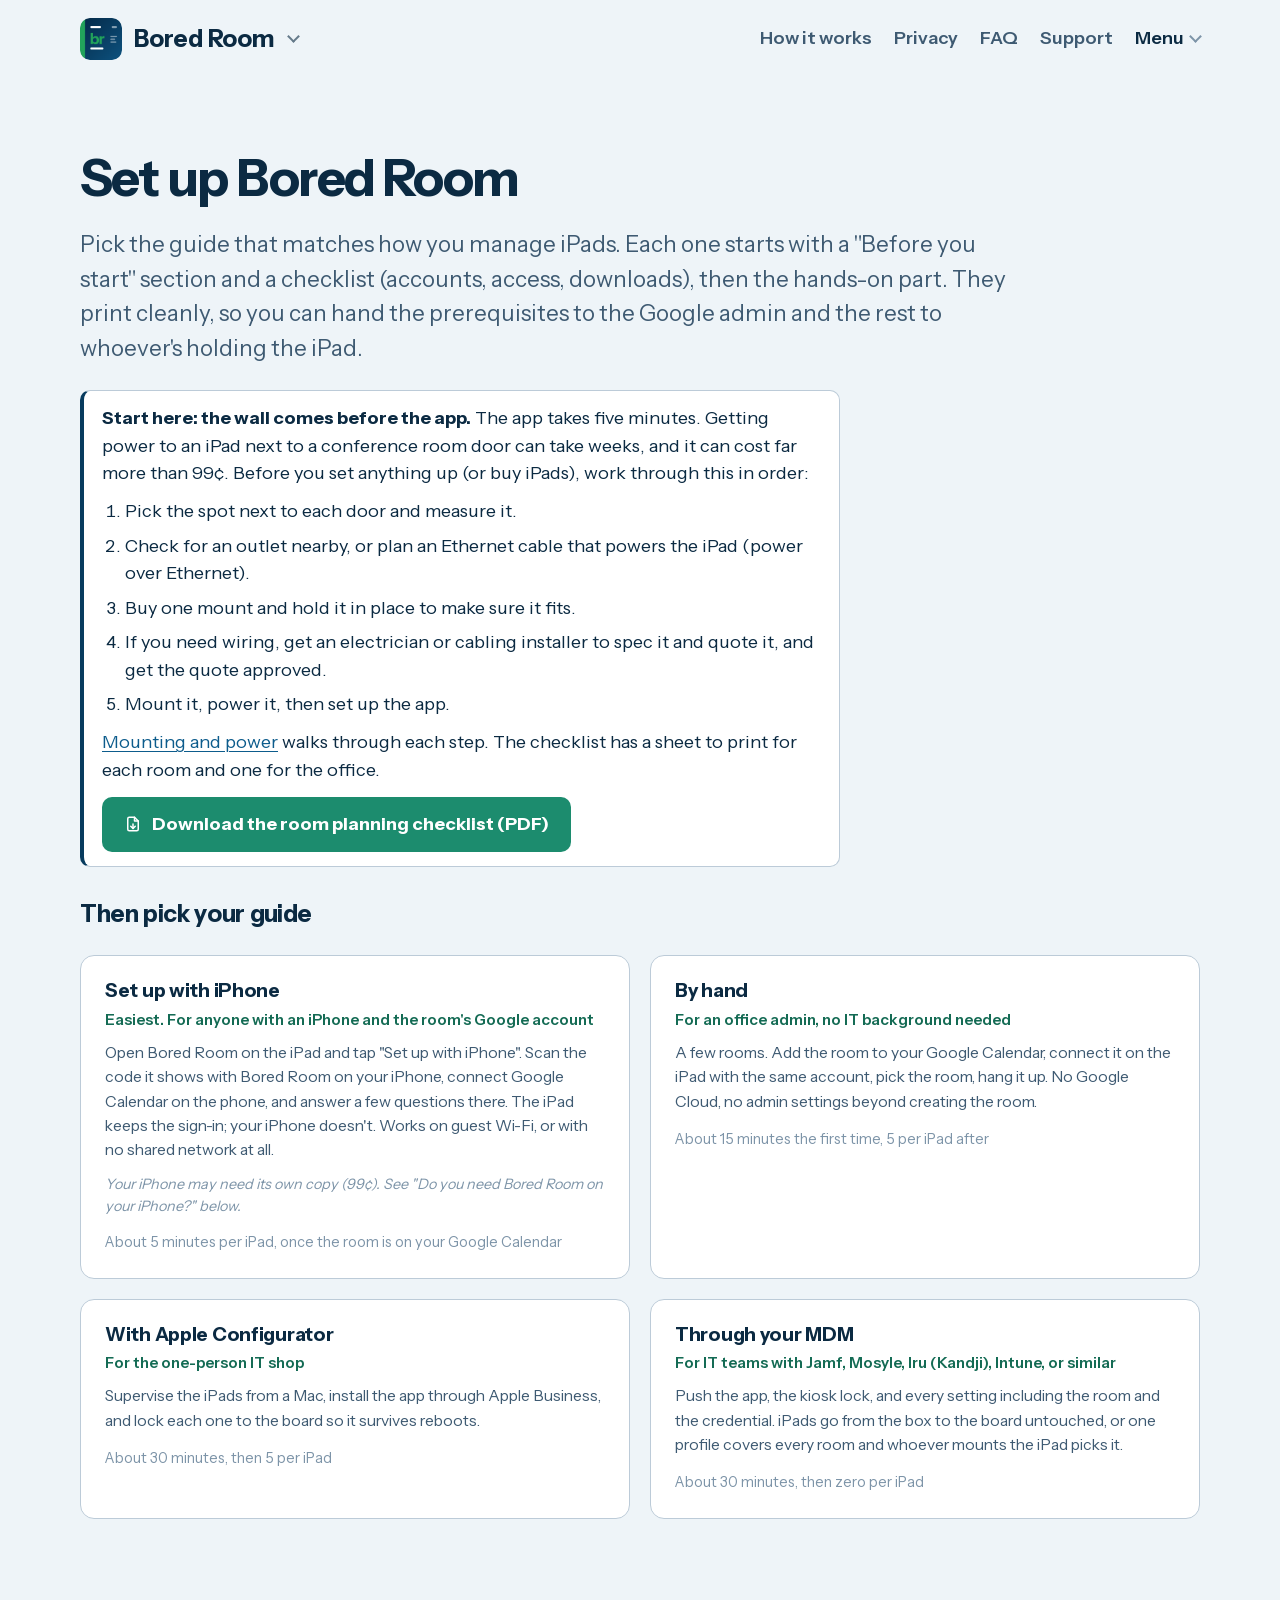
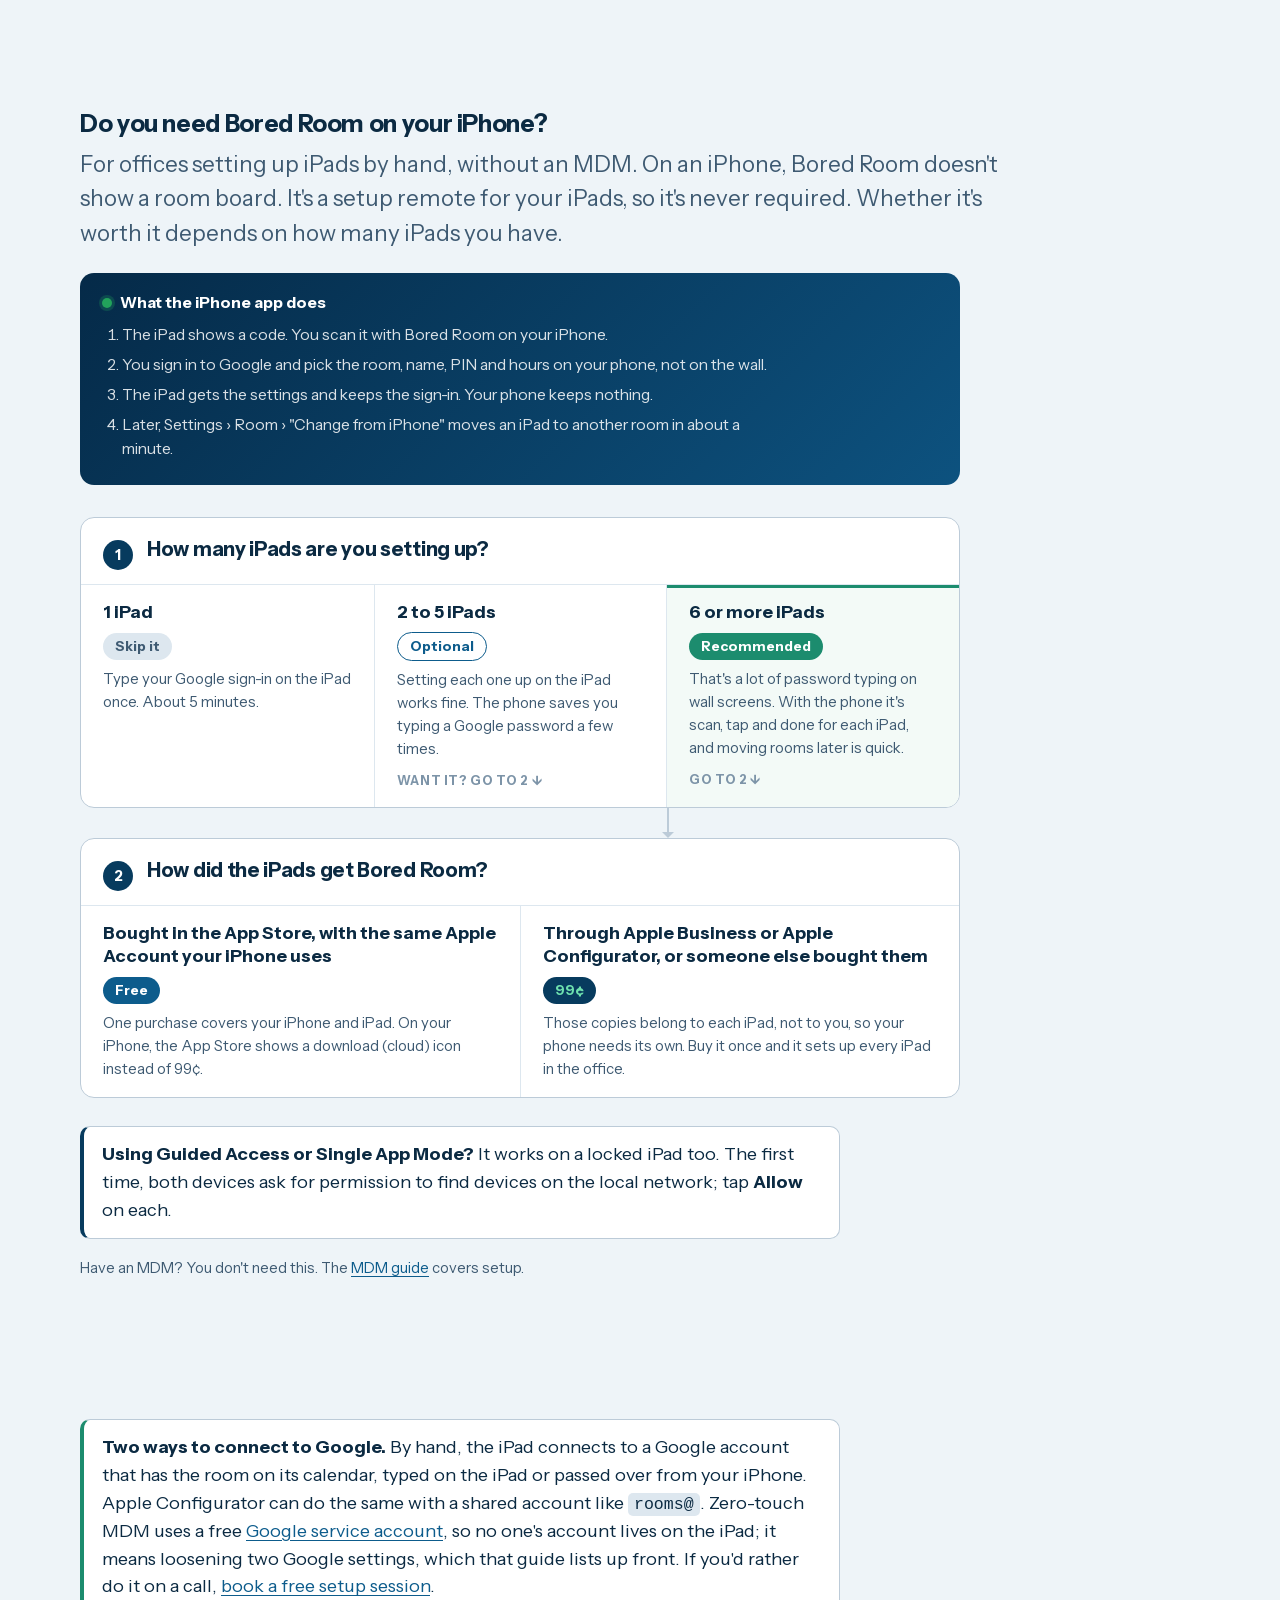
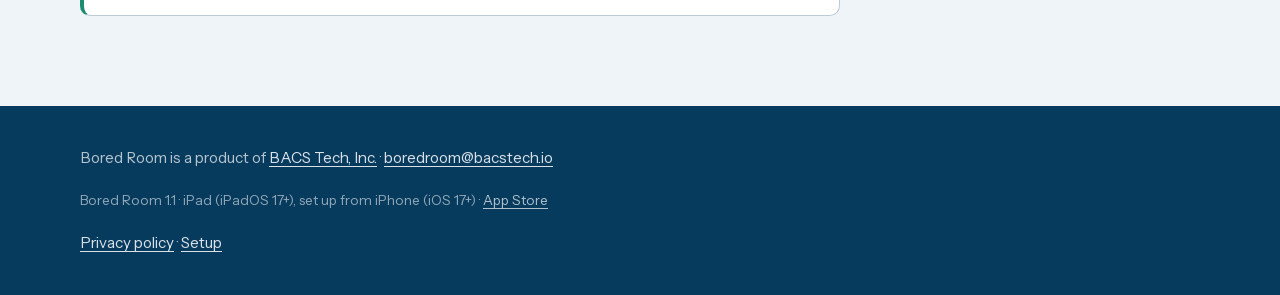
<file: setup.html>
<!doctype html>
<html lang="en">
<head>
<meta charset="utf-8">
<meta http-equiv="Content-Security-Policy" content="default-src 'self'; script-src 'none'; object-src 'none'; base-uri 'self'; form-action 'none'">
<meta name="viewport" content="width=device-width, initial-scale=1">
<title>Setup — Bored Room</title>
<meta name="description" content="Four ways to set up Bored Room: from your iPhone, by hand on the iPad, with Apple Configurator, or through your MDM.">
<meta property="og:type" content="website">
<meta property="og:site_name" content="Bored Room">
<meta property="og:url" content="https://boredroom.space/setup.html">
<link rel="canonical" href="https://boredroom.space/setup.html">
<meta property="og:title" content="Setup — Bored Room">
<meta property="og:description" content="Four ways to set up Bored Room: from your iPhone, by hand on the iPad, with Apple Configurator, or through your MDM.">
<meta property="og:image" content="https://boredroom.space/og-image.png">
<meta property="og:image:width" content="1200">
<meta property="og:image:height" content="627">
<meta property="og:image:alt" content="Bored Room on an iPad showing a meeting room as Free, next to the headline The most boring room sign you&#x27;ll ever buy.">
<meta name="twitter:card" content="summary_large_image">
<link rel="icon" type="image/png" sizes="64x64" href="favicon.png">
<link rel="apple-touch-icon" href="apple-touch-icon.png">
<link rel="stylesheet" href="style.css?v=7">
<link rel="stylesheet" href="/menu.css?v=1">
</head>
<body>

<div class="wrap">
  <div class="top">
    <details class="switcher">
        <summary class="brand" aria-label="Bored Room. Switch app"><img src="mark.png" alt="" width="30" height="30"> Bored Room<span class="sw-chev" aria-hidden="true"></span></summary>
        <div class="sw-menu">
          <a class="sw-item sw-current" href="/" aria-current="true"><img src="mark.png" alt="" width="36" height="36"><span><b>Bored Room</b><small>Meeting-room sign · iPad</small></span></a>
          <a class="sw-item" href="https://boredscanner.space"><img src="app-scanner.png" alt="" width="36" height="36"><span><b>Bored Scanner</b><small>Laptop labels to inventory · Soon</small></span></a>
          <span class="sw-item sw-soon"><img src="app-package.png" alt="" width="36" height="36"><span><b>Bored Package</b><small>Front-desk package log · Soon</small></span></span>
          <span class="sw-item sw-soon"><img src="app-guest.png" alt="" width="36" height="36"><span><b>Bored Guest</b><small>Visitor sign-in · Soon</small></span></span>
          <a class="sw-all" href="https://boredsoftware.space">All Bored Software &rarr;</a>
        </div>
      </details>
    <nav class="nav">
        <a href="/#how">How it works</a>
        <a href="privacy.html">Privacy</a>
        <a href="/#faq">FAQ</a>
        <a href="https://boredsoftware.space/support/room.html">Support</a>
        <details class="bmenu"><summary>Menu</summary><div class="bmenu-panel"><div class="bmenu-group bmenu-software"><h4><i></i>Bored Software</h4><ul><li><a href="https://boredsoftware.space/">Apps</a></li><li><a href="https://boredsoftware.space/news.html">News</a></li><li><a href="https://boredsoftware.space/support/">Support</a></li><li><a href="https://boredsoftware.space/about.html">About</a></li></ul></div><div class="bmenu-group bmenu-room"><h4><i></i>Bored Room</h4><ul><li><a href="https://boredroom.space/">Home</a></li><li><a href="https://boredroom.space/setup.html" aria-current="page">Setup guides</a></li><li><a href="https://boredroom.space/setup-manual.html">By hand / iPhone</a></li><li><a href="https://boredroom.space/setup-configurator.html">Apple Configurator</a></li><li><a href="https://boredroom.space/setup-mdm.html">MDM</a></li><li><a href="https://boredroom.space/setup-service-account.html">Service account</a></li><li><a href="https://boredroom.space/mounting.html">Mounting and power</a></li><li><a href="https://boredroom.space/privacy.html">Privacy</a></li><li><a href="https://boredsoftware.space/support/room.html">Support</a></li></ul></div><div class="bmenu-group bmenu-scanner"><h4><i></i>Bored Scanner</h4><ul><li><a href="https://boredscanner.space/">Home</a></li><li><a href="https://boredscanner.space/scanning.html">Scanning</a></li><li><a href="https://boredscanner.space/compare.html">Compare</a></li><li><a href="https://boredscanner.space/privacy.html">Privacy</a></li><li><a href="https://boredsoftware.space/support/scanner.html">Support</a></li></ul></div><div class="bmenu-group bmenu-package"><h4><i></i>Bored Package <small>Soon</small></h4><ul><li><a href="https://boredpackage.space/">Home</a></li><li><a href="https://boredsoftware.space/support/package.html">Support</a></li></ul></div><div class="bmenu-group bmenu-guest"><h4><i></i>Bored Guest <small>Soon</small></h4><ul><li><a href="https://boredguest.space/">Home</a></li><li><a href="https://boredsoftware.space/support/guest.html">Support</a></li></ul></div></div></details>
        
        
        
      </nav>
  </div>
</div>

<main class="wrap article">
  <h1>Set up Bored Room</h1>
  <p class="lede">Pick the guide that matches how you manage iPads. Each one starts with a "Before you start" section and a checklist (accounts, access, downloads), then the hands-on part. They print cleanly, so you can hand the prerequisites to the Google admin and the rest to whoever's holding the iPad.</p>

  <div class="note u-bl-midnight u-m-24-0-8">
    <p><strong>Start here: the wall comes before the app.</strong> The app takes five minutes. Getting power to an iPad next to a conference room door can take weeks, and it can cost far more than 99¢. Before you set anything up (or buy iPads), work through this in order:</p>
    <ol class="u-my-10 u-pl-1-3em">
      <li>Pick the spot next to each door and measure it.</li>
      <li>Check for an outlet nearby, or plan an Ethernet cable that powers the iPad (power over Ethernet).</li>
      <li>Buy one mount and hold it in place to make sure it fits.</li>
      <li>If you need wiring, get an electrician or cabling installer to spec it and quote it, and get the quote approved.</li>
      <li>Mount it, power it, then set up the app.</li>
    </ol>
    <p><a href="mounting.html">Mounting and power</a> walks through each step. The checklist has a sheet to print for each room and one for the office.</p>
    <div class="cta-row u-mt-12"><a class="cta" href="mounting-checklist.pdf" download><svg width="18" height="18" viewBox="0 0 24 24" fill="none" stroke="currentColor" stroke-width="2" stroke-linecap="round" stroke-linejoin="round" aria-hidden="true"><path d="M14 3H7a2 2 0 0 0-2 2v14a2 2 0 0 0 2 2h10a2 2 0 0 0 2-2V8z"></path><path d="M14 3v5h5"></path><path d="M12 12v6"></path><path d="M9 15l3 3 3-3"></path></svg> Download the room planning checklist (PDF)</a></div>
  </div>

  <h2 class="u-mt-1-4em">Then pick your guide</h2>
  <div class="paths">
    <a class="path" href="setup-manual.html#iphone">
      <h3>Set up with iPhone</h3>
      <div class="who">Easiest. For anyone with an iPhone and the room's Google account</div>
      <p>Open Bored Room on the iPad and tap "Set up with iPhone". Scan the code it shows with Bored Room on your iPhone, connect Google Calendar on the phone, and answer a few questions there. The iPad keeps the sign-in; your iPhone doesn't. Works on guest Wi-Fi, or with no shared network at all.</p>
      <p class="fine">Your iPhone may need its own copy (99¢). See "Do you need Bored Room on your iPhone?" below.</p>
      <div class="time">About 5 minutes per iPad, once the room is on your Google Calendar</div>
    </a>
    <a class="path" href="setup-manual.html">
      <h3>By hand</h3>
      <div class="who">For an office admin, no IT background needed</div>
      <p>A few rooms. Add the room to your Google Calendar, connect it on the iPad with the same account, pick the room, hang it up. No Google Cloud, no admin settings beyond creating the room.</p>
      <div class="time">About 15 minutes the first time, 5 per iPad after</div>
    </a>
    <a class="path" href="setup-configurator.html">
      <h3>With Apple Configurator</h3>
      <div class="who">For the one-person IT shop</div>
      <p>Supervise the iPads from a Mac, install the app through Apple Business, and lock each one to the board so it survives reboots.</p>
      <div class="time">About 30 minutes, then 5 per iPad</div>
    </a>
    <a class="path" href="setup-mdm.html">
      <h3>Through your MDM</h3>
      <div class="who">For IT teams with Jamf, Mosyle, Iru (Kandji), Intune, or similar</div>
      <p>Push the app, the kiosk lock, and every setting including the room and the credential. iPads go from the box to the board untouched, or one profile covers every room and whoever mounts the iPad picks it.</p>
      <div class="time">About 30 minutes, then zero per iPad</div>
    </a>
  </div>

  <section class="ipd" id="iphone-app">
    <h2>Do you need Bored Room on your iPhone?</h2>
    <p class="lede">For offices setting up iPads by hand, without an MDM. On an iPhone, Bored Room doesn't show a room board. It's a setup remote for your iPads, so it's never required. Whether it's worth it depends on how many iPads you have.</p>

    <div class="ipd-what">
      <strong><span class="ipd-dot"></span>What the iPhone app does</strong>
      <ol>
        <li>The iPad shows a code. You scan it with Bored Room on your iPhone.</li>
        <li>You sign in to Google and pick the room, name, PIN and hours on your phone, not on the wall.</li>
        <li>The iPad gets the settings and keeps the sign-in. Your phone keeps nothing.</li>
        <li>Later, Settings › Room › "Change from iPhone" moves an iPad to another room in about a minute.</li>
      </ol>
    </div>

    <div class="ipd-step">
      <div class="ipd-q"><span class="ipd-n">1</span><h3>How many iPads are you setting up?</h3></div>
      <div class="ipd-row ipd-three">
        <div class="ipd-opt">
          <div class="ipd-cond">1 iPad</div>
          <span class="ipd-v ipd-skip">Skip it</span>
          <p>Type your Google sign-in on the iPad once. About 5 minutes.</p>
        </div>
        <div class="ipd-opt">
          <div class="ipd-cond">2 to 5 iPads</div>
          <span class="ipd-v ipd-optional">Optional</span>
          <p>Setting each one up on the iPad works fine. The phone saves you typing a Google password a few times.</p>
          <span class="ipd-go">Want it? Go to 2 ↓</span>
        </div>
        <div class="ipd-opt ipd-hl">
          <div class="ipd-cond">6 or more iPads</div>
          <span class="ipd-v ipd-rec">Recommended</span>
          <p>That's a lot of password typing on wall screens. With the phone it's scan, tap and done for each iPad, and moving rooms later is quick.</p>
          <span class="ipd-go">Go to 2 ↓</span>
        </div>
      </div>
    </div>
    <div class="ipd-down" aria-hidden="true"><div></div><div></div></div>

    <div class="ipd-step">
      <div class="ipd-q"><span class="ipd-n">2</span><h3>How did the iPads get Bored Room?</h3></div>
      <div class="ipd-row">
        <div class="ipd-opt">
          <div class="ipd-cond">Bought in the App Store, with the same Apple Account your iPhone uses</div>
          <span class="ipd-v ipd-free">Free</span>
          <p>One purchase covers your iPhone and iPad. On your iPhone, the App Store shows a download (cloud) icon instead of 99¢.</p>
        </div>
        <div class="ipd-opt">
          <div class="ipd-cond">Through Apple Business or Apple Configurator, or someone else bought them</div>
          <span class="ipd-v ipd-buy">99¢</span>
          <p>Those copies belong to each iPad, not to you, so your phone needs its own. Buy it once and it sets up every iPad in the office.</p>
        </div>
      </div>
    </div>

    <div class="note u-bl-midnight u-mt-28"><p><strong>Using Guided Access or Single App Mode?</strong> It works on a locked iPad too. The first time, both devices ask for permission to find devices on the local network; tap <strong>Allow</strong> on each.</p></div>
    <p class="small">Have an MDM? You don't need this. The <a href="setup-mdm.html">MDM guide</a> covers setup.</p>
  </section>

  <div class="note u-mt-36">
    <p><strong>Two ways to connect to Google.</strong> By hand, the iPad connects to a Google account that has the room on its calendar, typed on the iPad or passed over from your iPhone. Apple Configurator can do the same with a shared account like <code>rooms@</code>. Zero-touch MDM uses a free <a href="setup-service-account.html">Google service account</a>, so no one's account lives on the iPad; it means loosening two Google settings, which that guide lists up front. If you'd rather do it on a call, <a href="mailto:boredroom@bacstech.io?subject=Free%20setup%20session">book a free setup session</a>.</p>
  </div>
</main>

<footer>
  <div class="wrap">
    <div>Bored Room is a product of <a href="https://www.bacstech.io">BACS Tech, Inc.</a> &middot; <a href="mailto:boredroom@bacstech.io">boredroom@bacstech.io</a></div>
    <div class="ver">Bored Room 1.1 &middot; iPad (iPadOS 17+), set up from iPhone (iOS 17+) &middot; <a href="https://apps.apple.com/app/id6822410239">App Store</a></div>
    <div><a href="privacy.html">Privacy policy</a> &middot; <a href="setup.html">Setup</a></div>
  </div>
</footer>

</body>
</html>
</file>
<file: style.css>
/* Instrument Sans, self-hosted (SIL OFL 1.1, see fonts/OFL.txt). One variable file per
   subset; declared at the three weights the pages have always loaded: 400, 600, 700. */
@font-face { font-family: "Instrument Sans"; font-style: normal; font-weight: 400; font-stretch: 100%; font-display: swap; src: url("fonts/instrument-sans-latin-ext.woff2") format("woff2"); unicode-range: U+0100-02BA, U+02BD-02C5, U+02C7-02CC, U+02CE-02D7, U+02DD-02FF, U+0304, U+0308, U+0329, U+1D00-1DBF, U+1E00-1E9F, U+1EF2-1EFF, U+2020, U+20A0-20AB, U+20AD-20C4, U+2113, U+2C60-2C7F, U+A720-A7FF; }
@font-face { font-family: "Instrument Sans"; font-style: normal; font-weight: 400; font-stretch: 100%; font-display: swap; src: url("fonts/instrument-sans-latin.woff2") format("woff2"); unicode-range: U+0000-00FF, U+0131, U+0152-0153, U+02BB-02BC, U+02C6, U+02DA, U+02DC, U+0304, U+0308, U+0329, U+2000-206F, U+20AC, U+2122, U+2191, U+2193, U+2212, U+2215, U+FEFF, U+FFFD; }
@font-face { font-family: "Instrument Sans"; font-style: normal; font-weight: 600; font-stretch: 100%; font-display: swap; src: url("fonts/instrument-sans-latin-ext.woff2") format("woff2"); unicode-range: U+0100-02BA, U+02BD-02C5, U+02C7-02CC, U+02CE-02D7, U+02DD-02FF, U+0304, U+0308, U+0329, U+1D00-1DBF, U+1E00-1E9F, U+1EF2-1EFF, U+2020, U+20A0-20AB, U+20AD-20C4, U+2113, U+2C60-2C7F, U+A720-A7FF; }
@font-face { font-family: "Instrument Sans"; font-style: normal; font-weight: 600; font-stretch: 100%; font-display: swap; src: url("fonts/instrument-sans-latin.woff2") format("woff2"); unicode-range: U+0000-00FF, U+0131, U+0152-0153, U+02BB-02BC, U+02C6, U+02DA, U+02DC, U+0304, U+0308, U+0329, U+2000-206F, U+20AC, U+2122, U+2191, U+2193, U+2212, U+2215, U+FEFF, U+FFFD; }
@font-face { font-family: "Instrument Sans"; font-style: normal; font-weight: 700; font-stretch: 100%; font-display: swap; src: url("fonts/instrument-sans-latin-ext.woff2") format("woff2"); unicode-range: U+0100-02BA, U+02BD-02C5, U+02C7-02CC, U+02CE-02D7, U+02DD-02FF, U+0304, U+0308, U+0329, U+1D00-1DBF, U+1E00-1E9F, U+1EF2-1EFF, U+2020, U+20A0-20AB, U+20AD-20C4, U+2113, U+2C60-2C7F, U+A720-A7FF; }
@font-face { font-family: "Instrument Sans"; font-style: normal; font-weight: 700; font-stretch: 100%; font-display: swap; src: url("fonts/instrument-sans-latin.woff2") format("woff2"); unicode-range: U+0000-00FF, U+0131, U+0152-0153, U+02BB-02BC, U+02C6, U+02DA, U+02DC, U+0304, U+0308, U+0329, U+2000-206F, U+20AC, U+2122, U+2191, U+2193, U+2212, U+2215, U+FEFF, U+FFFD; }

/* The Bored Room — boredroom.space
   Palette: Ocean. Swap the tokens below to re-skin the whole site. */

:root {
  --paper: #EEF4F8;
  --paper-2: #DDE7EF;
  --ink: #0B2A42;
  --ink-2: #3E5A72;
  --midnight: #073B5E;
  --midnight-2: #0D527F;
  --ocean: #0D5C8C;
  --accent: #1C8C6E;        /* buttons, price */
  --accent-ink: #146B54;
  --price: #6EE0AE;         /* price on the dark hero: light tint of the accent, ~7:1 on midnight */
  --free: #22A35B;          /* the board's Free color, always green */
  --busy: #E24850;
  --board-a: #052A48;       /* board mock gradient */
  --board-b: #0D527F;
  --plum: #0D5C8C;
  --chrome: #BCCBD8;
  --steel: #7D94A8;
  --white: #FFFFFF;

  --font: "Instrument Sans", "Avenir Next", "Helvetica Neue", system-ui, sans-serif;
  --measure: 62ch;
  --gutter: clamp(16px, 4vw, 40px);
  --radius: 14px;
}

* { box-sizing: border-box; }
html { scroll-behavior: smooth; }
@media (prefers-reduced-motion: reduce) { html { scroll-behavior: auto; } }

body {
  margin: 0;
  font-family: var(--font);
  font-size: 18px;
  line-height: 1.55;
  color: var(--ink);
  background: var(--paper);
  -webkit-font-smoothing: antialiased;
}

a { color: var(--ocean); text-decoration-thickness: 1px; text-underline-offset: 3px; }
a:hover { color: var(--ink); }
:focus-visible { outline: 3px solid var(--accent); outline-offset: 3px; border-radius: 4px; }

h1, h2, h3 { line-height: 1.1; letter-spacing: -0.015em; margin: 0 0 0.4em; font-weight: 700; }
h1 { font-size: clamp(2.4rem, 6vw, 4.4rem); font-weight: 800; letter-spacing: -0.03em; }
h2 { font-size: clamp(1.7rem, 3.4vw, 2.5rem); }
h3 { font-size: 1.2rem; }
p { margin: 0 0 1em; max-width: var(--measure); }
.lede { font-size: clamp(1.15rem, 2vw, 1.4rem); color: var(--ink-2); }
small, .small { font-size: 0.92rem; color: var(--ink-2); }

.wrap { width: min(1120px, 100% - 2 * var(--gutter)); margin-inline: auto; }

/* Header */
.top {
  display: flex; align-items: center; justify-content: space-between;
  flex-wrap: wrap; row-gap: 10px;
  padding: 18px 0;
}
.brand { display: flex; align-items: center; gap: 12px; font-weight: 800; text-decoration: none; color: inherit; font-size: 1.5rem; letter-spacing: -0.01em; white-space: nowrap; }
.brand img { width: 42px; height: 42px; border-radius: 10px; display: block; }
@media (max-width: 560px) { .brand { font-size: 1.25rem; gap: 10px; } .brand img { width: 34px; height: 34px; } }
.nav { display: flex; flex-wrap: wrap; gap: 22px; font-weight: 600; }
.nav a { text-decoration: none; color: var(--ink-2); }
.nav a:hover, .nav a[aria-current] { color: var(--ink); }
.nav a { white-space: nowrap; }
@media (max-width: 560px) { .nav { gap: 14px; font-size: .9rem; } }

/* Hero */
.hero {
  background: var(--midnight);
  color: var(--white);
  padding: clamp(4px, 1vw, 12px) 0 clamp(48px, 8vw, 100px);
  overflow: hidden;
}
.hero .wrap { display: grid; grid-template-columns: 1.05fr 1fr; gap: clamp(24px, 5vw, 64px); align-items: center; }
@media (max-width: 860px) { .hero .wrap { grid-template-columns: 1fr; } }
.hero h1 { margin-bottom: 0.5em; }
.hero .lede { color: rgba(255,255,255,.75); }
.hero .top { color: var(--white); }
.hero .nav a { color: rgba(255,255,255,.7); }
.hero .nav a:hover { color: var(--white); }

/* Price: the number is the headline, the unit beside it, the fine print under. No box. */
.price-tag { display: grid; grid-template-columns: auto 1fr; column-gap: 14px; align-items: end; margin: 4px 0 24px; }
.price-tag b { grid-row: 1; font-size: clamp(3rem, 9vw, 4rem); line-height: .9; font-weight: 800; color: var(--price); letter-spacing: -0.03em; }
.price-tag .per { grid-row: 1; font-size: 1.1rem; font-weight: 700; padding-bottom: .35em; }
.price-tag .fine { grid-column: 1 / -1; margin-top: 8px; font-weight: 500; color: rgba(255,255,255,.75); }

.cta { display: inline-flex; align-items: center; gap: 10px; background: var(--accent); color: var(--white); font-weight: 700; text-decoration: none; padding: 14px 22px; border-radius: 10px; }
.cta:hover { background: var(--accent-ink); color: var(--white); }
.cta.ghost { background: transparent; color: inherit; border: 1.5px solid currentColor; }
.cta.ghost:hover { background: rgba(255,255,255,.06); }
.cta-row { display: flex; gap: 12px; flex-wrap: wrap; align-items: center; }

/* The board mock. This is the hero: it's what you're buying. */
.board {
  aspect-ratio: 4 / 3;
  background: linear-gradient(135deg, var(--board-a), var(--board-b));
  border-radius: 22px;
  border: 10px solid #1B1F2B;
  box-shadow: 0 30px 60px rgba(0,0,0,.45), inset 0 0 0 1px rgba(255,255,255,.06);
  position: relative; overflow: hidden;
  display: grid; grid-template-columns: 12px 1fr;
  font-family: var(--font);
}
.board .band { background: var(--free); }
.board.busy .band { background: var(--busy); }
.board .face { padding: 7% 7% 6%; display: grid; grid-template-rows: auto 1fr auto; color: var(--white); }
.board .room { display: flex; justify-content: space-between; font-weight: 600; font-size: clamp(.8rem, 1.6vw, 1.1rem); }
.board .room span:last-child { opacity: .65; font-weight: 400; font-variant-numeric: tabular-nums; }
.board .state { align-self: center; }
.board .state b { display: block; font-size: clamp(3rem, 9vw, 6rem); font-weight: 800; letter-spacing: -0.04em; color: var(--free); line-height: 1; }
.board.busy .state b { color: var(--busy); }
.board .state span { display: block; font-size: clamp(1rem, 2.4vw, 1.6rem); font-weight: 600; margin-top: .3em; }
.board .state small { display: block; opacity: .65; font-size: clamp(.75rem, 1.5vw, 1rem); color: inherit; }
.board .later { font-size: clamp(.7rem, 1.3vw, .9rem); opacity: .7; display: grid; gap: 2px; }
.board .later b { font-weight: 600; opacity: 1; }
.board .tab { position: absolute; right: 0; bottom: 0; width: 44px; height: 30px; background: rgba(255,255,255,.1); border-top-left-radius: 20px; }

/* Sections */
section { padding: clamp(48px, 7vw, 88px) 0; }
section + section { border-top: 1px solid var(--chrome); }
.eyebrow-free { color: var(--accent-ink); font-weight: 700; }

.grid-3 { display: grid; grid-template-columns: repeat(3, 1fr); gap: clamp(20px, 3vw, 40px); }
.grid-2 { display: grid; grid-template-columns: repeat(2, 1fr); gap: clamp(20px, 3vw, 40px); }
@media (max-width: 760px) { .grid-3, .grid-2 { grid-template-columns: 1fr; } }

.steps { counter-reset: step; display: grid; grid-template-columns: repeat(3, 1fr); gap: clamp(20px, 3vw, 40px); margin: 28px 0 0; padding: 0; list-style: none; }
@media (max-width: 760px) { .steps { grid-template-columns: 1fr; } }
.steps li { position: relative; padding-top: 48px; }
.steps li::before {
  counter-increment: step; content: counter(step);
  position: absolute; top: 0; left: 0;
  width: 36px; height: 36px; border-radius: 50%;
  background: var(--midnight); color: var(--white);
  display: grid; place-items: center; font-weight: 800;
}
.steps h3 { margin-bottom: .3em; }
.steps p { margin: 0; }

.card { background: var(--white); border: 1px solid var(--chrome); border-radius: var(--radius); padding: 26px; }
.card h3 { margin-top: 0; }
.card p:last-child { margin-bottom: 0; }

/* Privacy block: the list of what isn't collected is the point */
.nots { list-style: none; padding: 0; margin: 20px 0 0; display: grid; gap: 10px; max-width: var(--measure); }
.nots li { display: flex; gap: 12px; align-items: baseline; }
.nots li::before { content: "—"; color: var(--steel); flex: none; }

.plain { border-left: 4px solid var(--plum); padding: 4px 0 4px 18px; margin: 24px 0; max-width: var(--measure); }

/* Pricing */
.pricing { background: var(--midnight); color: var(--white); border-radius: 24px; padding: clamp(28px, 5vw, 56px); display: grid; grid-template-columns: auto 1fr; gap: clamp(24px, 5vw, 64px); align-items: center; }
@media (max-width: 760px) { .pricing { grid-template-columns: 1fr; } }
.pricing .big { font-size: clamp(4rem, 12vw, 8rem); font-weight: 800; line-height: .9; letter-spacing: -0.05em; color: var(--accent); }
.pricing .big small { display: block; font-size: 1rem; color: rgba(255,255,255,.7); font-weight: 600; letter-spacing: 0; margin-top: 10px; }
.pricing ul { margin: 0; padding-left: 1.2em; color: rgba(255,255,255,.85); }
.pricing li { margin: .3em 0; }
.pricing p { color: rgba(255,255,255,.75); }

/* FAQ */
details { border-top: 1px solid var(--chrome); padding: 14px 0; max-width: 760px; }
details:last-of-type { border-bottom: 1px solid var(--chrome); }
summary { cursor: pointer; font-weight: 700; list-style: none; display: flex; justify-content: space-between; align-items: center; }
summary::-webkit-details-marker { display: none; }
summary::after { content: "+"; color: var(--steel); font-weight: 400; font-size: 1.4rem; }
details[open] summary::after { content: "–"; }
details p { margin: 12px 0 0; }

/* Footer */
footer { background: var(--midnight); color: rgba(255,255,255,.7); padding: 40px 0; font-size: .95rem; }
footer .wrap { display: flex; justify-content: space-between; gap: 20px; flex-wrap: wrap; }
footer a { color: rgba(255,255,255,.85); }
footer a:hover { color: var(--white); }

/* Article pages (privacy, setup) */
.article { padding: clamp(36px, 6vw, 72px) 0; }
.article h1 { font-size: clamp(2rem, 5vw, 3.2rem); }
.article h2 { font-size: 1.5rem; margin-top: 2em; }
.article ul, .article ol { max-width: var(--measure); padding-left: 1.3em; }
.article li { margin: .35em 0; }
.article code { background: var(--paper-2); padding: 2px 6px; border-radius: 5px; font-size: .92em; }
.article .updated { color: var(--ink-2); font-size: .95rem; }
.article table { border-collapse: collapse; margin: 1em 0; max-width: 760px; width: 100%; font-size: .95rem; }
.article th, .article td { text-align: left; padding: 10px 12px; border-bottom: 1px solid var(--chrome); vertical-align: top; }
.article th { color: var(--ink-2); font-weight: 600; }

/* Setup chooser */
.paths { display: grid; grid-template-columns: repeat(2, 1fr); gap: 20px; margin-top: 28px; }
@media (max-width: 820px) { .paths { grid-template-columns: 1fr; } }
.path { display: block; text-decoration: none; color: inherit; background: var(--white); border: 1px solid var(--chrome); border-radius: var(--radius); padding: 24px; }
.path:hover { border-color: var(--ocean); color: inherit; }
.path h3 { margin: 0 0 6px; }
.path .who { color: var(--accent-ink); font-weight: 600; font-size: .95rem; margin-bottom: 10px; }
.path p { margin: 0; font-size: .98rem; color: var(--ink-2); }
.path .time { margin-top: 14px; font-size: .9rem; color: var(--steel); }
.path p.fine { margin-top: 10px; font-size: .9rem; color: var(--steel); font-style: italic; }

/* Callouts */
.note { background: var(--white); border: 1px solid var(--chrome); border-left: 4px solid var(--accent); border-radius: 10px; padding: 14px 18px; margin: 18px 0; max-width: 760px; }
.note p { margin: 0; }
.note p + p { margin-top: 8px; }
.print-hint { color: var(--steel); font-size: .9rem; }
/* Prerequisite checklist: real boxes, so it prints as a to-do */
.checklist { list-style: none; padding-left: 0 !important; max-width: 760px; }
.checklist li { position: relative; padding-left: 32px; margin: .5em 0; }
.checklist li::before { content: ""; position: absolute; left: 0; top: .2em; width: 16px; height: 16px; border: 2px solid var(--steel); border-radius: 4px; }
.part { color: var(--accent-ink); font-weight: 600; font-size: .85rem; letter-spacing: .04em; text-transform: uppercase; margin: 2.4em 0 -.6em; }
.part + h2 { margin-top: .6em; }
pre { background: var(--midnight); color: #E6EEF5; padding: 16px 18px; border-radius: 10px; overflow-x: auto; font-size: .88rem; line-height: 1.5; max-width: 760px; }
.article h3 { margin-top: 1.6em; }

/* Print: hand this to the office admin */
@media print {
  .top, footer, .print-hint, .cta, .cta-row { display: none !important; }
  body { background: #fff; color: #000; font-size: 11.5pt; }
  .article { padding: 0; }
  a { color: #000; text-decoration: none; }
  .article a[href^="http"]::after { content: " (" attr(href) ")"; font-size: .85em; color: #444; }
  .note { border-color: #999; break-inside: avoid; }
  pre { background: #f2f2f2; color: #000; border: 1px solid #ccc; }
  table { break-inside: avoid; }
  h2 { break-after: avoid; }
  ol, ul { break-inside: avoid; }
}

/* Embedded PDF (mounting checklist) */
.pdf-embed { max-width: 900px; border: 1px solid var(--chrome); border-radius: var(--radius); overflow: hidden; background: var(--white); }
.pdf-embed object { display: block; }
@media (max-width: 760px) { .pdf-embed { display: none; } }
@media print { .pdf-embed { display: none !important; } }

/* Long scope URLs and IDs wrap on phones */
/* Table code breaks at <wbr> points first (break-word keeps columns from collapsing to ~3 letters);
   prose code may break anywhere. */
.article td code { overflow-wrap: break-word; }
.article p code, .article li code { overflow-wrap: anywhere; }
/* Config keys and values are copied exactly into MDM consoles: never break them mid-word.
   (overflow-wrap: anywhere above lets the browser shrink a column to ~3 letters.) */
.article table.keys td:nth-child(-n+3) code { white-space: nowrap; overflow-wrap: normal; }
/* Phones: the keys table swipes sideways; give it room so the last column isn't a sliver. */
@media (max-width: 760px) { .article table.keys > tbody { display: table; width: 100%; min-width: 720px; } }
/* Phones: the setup-card heading keeps its own spacing (.article h3 would push it down),
   and a table too wide for the screen scrolls inside itself instead of moving the whole page. */
.article .path h3 { margin-top: 0; }
@media (max-width: 760px) { .article table { display: block; overflow-x: auto; -webkit-overflow-scrolling: touch; } }
/* Phones: wide tables (.stack) become one card per row, each cell labelled from its column
   header (data-label). No sideways scrolling, no 3-letter columns. */
.article code { -webkit-box-decoration-break: clone; box-decoration-break: clone; }
@media (max-width: 760px) {
  .article table.stack, .article table.stack > tbody, .article table.stack tr, .article table.stack td { display: block; width: 100%; min-width: 0; }
  .article table.stack { overflow: visible; }
  .article table.stack tr.th { display: none; }
  .article table.stack tr { background: var(--white); border: 1px solid var(--chrome); border-radius: 10px; padding: 12px 16px; margin: 0 0 12px; }
  .article table.stack td { border: 0; padding: 4px 0; }
  .article table.stack td::before { content: attr(data-label); display: block; font-size: .78rem; font-weight: 600; letter-spacing: .03em; text-transform: uppercase; color: var(--steel); margin-bottom: 2px; }
  /* First cell is the row's title: no label, a bit heavier. */
  .article table.stack td:first-child { font-weight: 700; padding-top: 0; }
  .article table.stack td:first-child::before { display: none; }
  .article table.stack td:first-child code { font-weight: 600; }
}

/* Hero stamp: "Certified boring" */
.stamp {
  --stamp: #F5C518;
  display: inline-flex; flex-direction: column; align-items: center;
  color: var(--stamp);
  border: 4px solid var(--stamp);
  border-radius: 10px;
  box-shadow: inset 0 0 0 4px var(--midnight), inset 0 0 0 6px var(--stamp);
  padding: 12px 26px 10px;
  margin: 0 0 32px 4px;
  transform: rotate(-6deg);
  text-transform: uppercase; text-align: center; line-height: 1;
  font-weight: 800;
}
.stamp-top, .stamp-bottom { font-size: .8rem; letter-spacing: .32em; font-weight: 700; }
.stamp-main { font-size: clamp(2rem, 4.2vw, 2.9rem); letter-spacing: .06em; margin: 6px 0 2px; }
@media (max-width: 560px) { .stamp { padding: 10px 18px 8px; } .stamp-top, .stamp-bottom { font-size: .7rem; } }
@media print { .stamp { color: #000; border-color: #000; box-shadow: none; } }

/* Hero: who can set it up (shared look with boredsoftware.space) */
.setup-badge { display: inline-flex; align-items: center; gap: 10px; margin: 0 0 22px; padding: 8px 14px; border-radius: 999px;
  border: 1.5px solid rgba(255,255,255,.35); font-weight: 600; font-size: .95rem; color: rgba(255,255,255,.9); }
.setup-badge .lvl { display: inline-flex; gap: 3px; flex: none; }
.setup-badge .lvl i { width: 7px; height: 12px; border-radius: 2px; background: rgba(255,255,255,.25); }
.setup-badge .lvl i.on { background: var(--price); }
@media print { .setup-badge { display: none; } }

/* Not on the App Store yet. */
.soon { display: inline-flex; align-items: center; gap: 10px; font-weight: 700; padding: 14px 22px; border-radius: 10px;
  border: 1.5px dashed rgba(255,255,255,.55); color: var(--white); }

/* Mobile: tap targets at least ~44px tall, no text inflation in landscape */
html { -webkit-text-size-adjust: 100%; text-size-adjust: 100%; }
@media (max-width: 860px) {
  .nav a { padding: 11px 0; }
  .top { padding: 8px 0; }
  .brand { padding: 4px 0; }
  footer a { display: inline-block; padding: 12px 0; }
  details { padding: 4px 0; }
  summary { padding: 12px 0; }
  .cta, .soon { min-height: 48px; }
}

/* Do you need the iPhone app? (setup.html#iphone-app) */
.ipd { margin-top: 56px; scroll-margin-top: 24px; }
.ipd-what { border-radius: var(--radius); background: linear-gradient(135deg, var(--board-a), var(--board-b)); color: rgba(255,255,255,.85); padding: 18px 22px; margin: 20px 0 32px; font-size: .98rem; max-width: 880px; }
.ipd-what strong { color: var(--white); }
.ipd-what ol { margin: 8px 0 0; padding-left: 1.3em; }
.ipd-dot { display: inline-block; width: 10px; height: 10px; border-radius: 50%; background: var(--free); margin-right: 8px; box-shadow: 0 0 0 3px rgba(34,163,91,.25); }
.ipd-step { background: var(--white); border: 1px solid var(--chrome); border-radius: var(--radius); overflow: hidden; max-width: 880px; }
.ipd-q { display: flex; gap: 14px; align-items: baseline; padding: 18px 22px; border-bottom: 1px solid var(--paper-2); }
.ipd-q h3 { margin: 0; font-size: 1.25rem; }
.ipd-n { flex: none; width: 30px; height: 30px; border-radius: 50%; background: var(--midnight); color: var(--white); font-weight: 700; font-size: .9rem; display: grid; place-items: center; transform: translateY(4px); }
.ipd-row { display: grid; grid-template-columns: 1fr 1fr; }
.ipd-row.ipd-three { grid-template-columns: 1fr 1fr 1fr; }
.ipd-opt { padding: 16px 22px; }
.ipd-opt + .ipd-opt { border-left: 1px solid var(--paper-2); }
.ipd-opt p { margin: 0; font-size: .93rem; color: var(--ink-2); }
.ipd-hl { background: #F3FAF7; box-shadow: inset 0 3px 0 var(--accent); }
.ipd-cond { font-weight: 700; font-size: 1.1rem; line-height: 1.3; margin-bottom: 8px; }
.ipd-v { display: inline-block; padding: 3px 12px; border-radius: 999px; font-size: .85rem; font-weight: 700; margin-bottom: 8px; }
.ipd-skip { background: var(--paper-2); color: var(--ink-2); }
.ipd-optional { background: var(--white); color: var(--ocean); border: 1px solid var(--ocean); }
.ipd-rec { background: var(--accent); color: var(--white); }
.ipd-free { background: var(--ocean); color: var(--white); }
.ipd-buy { background: var(--midnight); color: var(--price); }
.ipd-go { display: block; margin-top: 10px; font-size: .8rem; font-weight: 700; letter-spacing: .05em; text-transform: uppercase; color: var(--steel); }
.ipd-down { height: 30px; display: grid; grid-template-columns: 1fr 2fr; max-width: 880px; }
.ipd-down div:last-child { position: relative; }
.ipd-down div:last-child::before { content: ""; position: absolute; left: 50%; top: 0; bottom: 6px; width: 2px; background: var(--chrome); }
.ipd-down div:last-child::after { content: ""; position: absolute; left: calc(50% - 5px); bottom: 0; border: 6px solid transparent; border-top-color: var(--chrome); border-bottom: 0; }
@media (max-width: 680px) {
  .ipd-row, .ipd-row.ipd-three { grid-template-columns: 1fr; }
  .ipd-opt + .ipd-opt { border-left: 0; border-top: 1px solid var(--paper-2); }
  .ipd-down { grid-template-columns: 1fr; }
  .ipd-down div:first-child { display: none; }
}
@media print { .ipd-what { background: none; color: var(--ink); border: 1px solid var(--chrome); } .ipd-what strong { color: var(--ink); } }

/* App switcher: the brand opens a menu of the Bored Software apps. <details>, so no JavaScript. */
.switcher { position: relative; z-index: 20; border: 0; padding: 0; max-width: none; }
.switcher:last-of-type { border: 0; }
.switcher > summary.brand { cursor: pointer; list-style: none; justify-content: flex-start; padding: 0; }
.switcher > summary.brand::after { content: none; }
.switcher > summary::-webkit-details-marker { display: none; }
.sw-chev { width: 9px; height: 9px; border-right: 2.5px solid currentColor; border-bottom: 2.5px solid currentColor; transform: translateY(-3px) rotate(45deg); opacity: .6; margin-left: 2px; transition: transform .15s; }
.switcher[open] .sw-chev { transform: translateY(2px) rotate(-135deg); }
.sw-menu { position: absolute; top: calc(100% + 10px); left: 0; width: min(330px, calc(100vw - 2 * var(--gutter))); background: var(--white); color: var(--ink); border: 1px solid var(--chrome); border-radius: var(--radius); box-shadow: 0 18px 40px rgba(7,59,94,.25); padding: 8px; display: grid; gap: 2px; }
.sw-item { display: flex; align-items: center; gap: 12px; padding: 10px; border-radius: 10px; text-decoration: none; color: var(--ink); }
.sw-item img { width: 36px; height: 36px; border-radius: 9px; flex: none; }
.sw-item span { display: grid; line-height: 1.25; }
.sw-item b { font-size: 1rem; }
.sw-item small { font-size: .82rem; color: var(--ink-2); }
a.sw-item:hover { background: var(--paper); color: var(--ink); }
.sw-current { background: var(--paper); box-shadow: inset 3px 0 0 var(--accent); }
.sw-soon { opacity: .55; }
.sw-all { display: block; padding: 10px; margin-top: 4px; border-top: 1px solid var(--paper-2); font-weight: 600; font-size: .92rem; text-decoration: none; color: var(--ocean); }
@media print { .switcher .sw-menu, .sw-chev { display: none; } }

/* One-off spacing and colour tweaks. These were inline style attributes; they live here so the
   Content-Security-Policy can forbid inline styles. !important keeps the precedence they had inline. */
.u-mt-2-5em { margin-top: 2.5em !important; }
.u-mt-1-4em { margin-top: 1.4em !important; }
.u-mt-8 { margin-top: 8px !important; }
.u-mt-12 { margin-top: 12px !important; }
.u-mt-28 { margin-top: 28px !important; }
.u-mt-32 { margin-top: 32px !important; }
.u-mt-36 { margin-top: 36px !important; }
.u-mt-fluid { margin-top: clamp(24px, 5vw, 56px) !important; }
.u-m-18-0-0 { margin: 18px 0 0 !important; }
.u-m-24-0-8 { margin: 24px 0 8px !important; }
.u-my-16 { margin: 16px 0 !important; }
.u-my-8 { margin: 8px 0 !important; }
.u-my-10 { margin: 10px 0 !important; }
.u-pl-1-3em { padding-left: 1.3em !important; }
.u-block { display: block !important; }
.u-white { color: #fff !important; }
.u-bl-midnight { border-left-color: var(--midnight) !important; }

/* Version line in the footer (Bored Room 1.1 and later) */
footer .ver { flex-basis: 100%; font-size: .85rem; opacity: .8; }

/* Bored menu swatches: one colour per site. These were inline style attributes; they live here so the
   Content-Security-Policy can forbid inline styles. */
.bmenu-software h4 i { background: #3E5A72; }
.bmenu-room h4 i { background: #1C8C6E; }
.bmenu-scanner h4 i { background: #6B3FC4; }
.bmenu-package h4 i { background: #1A6FB8; }
.bmenu-guest h4 i { background: #C2510F; }
.u-mt-14 { margin-top: 14px !important; }
.u-o-80 { opacity: .8 !important; }
.u-inherit { color: inherit !important; }
</file>
<file: menu.css>
/* Bored menu: every page on every Bored site. Same file in each site repo; no JavaScript. */
details.bmenu, details.bmenu:last-of-type { position: relative; border: 0 !important; padding: 0 !important; margin: 0 !important; max-width: none !important; background: none !important; }
details.bmenu > summary { list-style: none; cursor: pointer; display: inline-flex !important; align-items: center; gap: 7px; white-space: nowrap; color: inherit; font: inherit; padding: 0 !important; border: 0 !important; justify-content: flex-start !important; }
details.bmenu > summary::-webkit-details-marker { display: none; }
details.bmenu > summary::after { content: "" !important; font-size: 0 !important; width: 7px; height: 7px; border-right: 2px solid currentColor; border-bottom: 2px solid currentColor; transform: translateY(-2px) rotate(45deg); transition: transform .15s; }
details.bmenu[open] > summary::after { transform: translateY(2px) rotate(-135deg); }
/* Let the open panel escape headers that clip their contents. */
.hero:has(.bmenu[open]), header:has(.bmenu[open]), .panel:has(.bmenu[open]) { overflow: visible !important; position: relative; z-index: 1000; }
.bmenu-panel { position: absolute; right: 0; top: calc(100% + 12px); z-index: 1000; width: min(760px, 92vw); background: #fff; color: #0B2A42; border: 1px solid #BCCBD8; border-radius: 14px; box-shadow: 0 18px 48px rgba(11,42,66,.22); padding: 18px; display: grid; grid-template-columns: repeat(3, minmax(0, 1fr)); gap: 16px 22px; text-align: left; font-size: .95rem; font-weight: 400; letter-spacing: normal; text-transform: none; line-height: 1.3; }
.bmenu-group h4 { margin: 0 0 6px; font-size: .78rem; font-weight: 700; letter-spacing: .06em; text-transform: uppercase; display: flex; flex-wrap: wrap; align-items: center; gap: 4px 8px; color: #0B2A42; }
.bmenu-group h4 i { width: 10px; height: 10px; border-radius: 3px; flex: none; }
.bmenu-group h4 small { font-size: .66rem; font-weight: 600; color: #7D94A8; letter-spacing: .04em; }
.bmenu-group ul { list-style: none; margin: 0; padding: 0; }
.bmenu-group li { margin: 0; }
.bmenu-group li a { display: block; padding: 5px 0; text-decoration: none !important; color: #3E5A72 !important; font-weight: 600; white-space: normal; }
.bmenu-group li a:hover, .bmenu-group li a[aria-current] { color: #0B2A42 !important; }
.bmenu-group li a[aria-current]::before { content: "\2022  "; }
.bmenu-room { grid-row: span 2; }
@media (max-width: 760px) {
  nav:has(> details.bmenu[open]) { flex-wrap: wrap; }
  details.bmenu[open] { flex-basis: 100%; width: 100%; }
  .bmenu-panel { position: static; margin-top: 12px; width: 100%; box-sizing: border-box; grid-template-columns: repeat(2, minmax(0, 1fr)); }
  .bmenu-room { grid-row: auto; }
  .bmenu-group li a { padding: 9px 0; }
}
@media (max-width: 420px) { .bmenu-panel { grid-template-columns: minmax(0, 1fr); } }
@media print { .bmenu { display: none !important; } }
</file>
